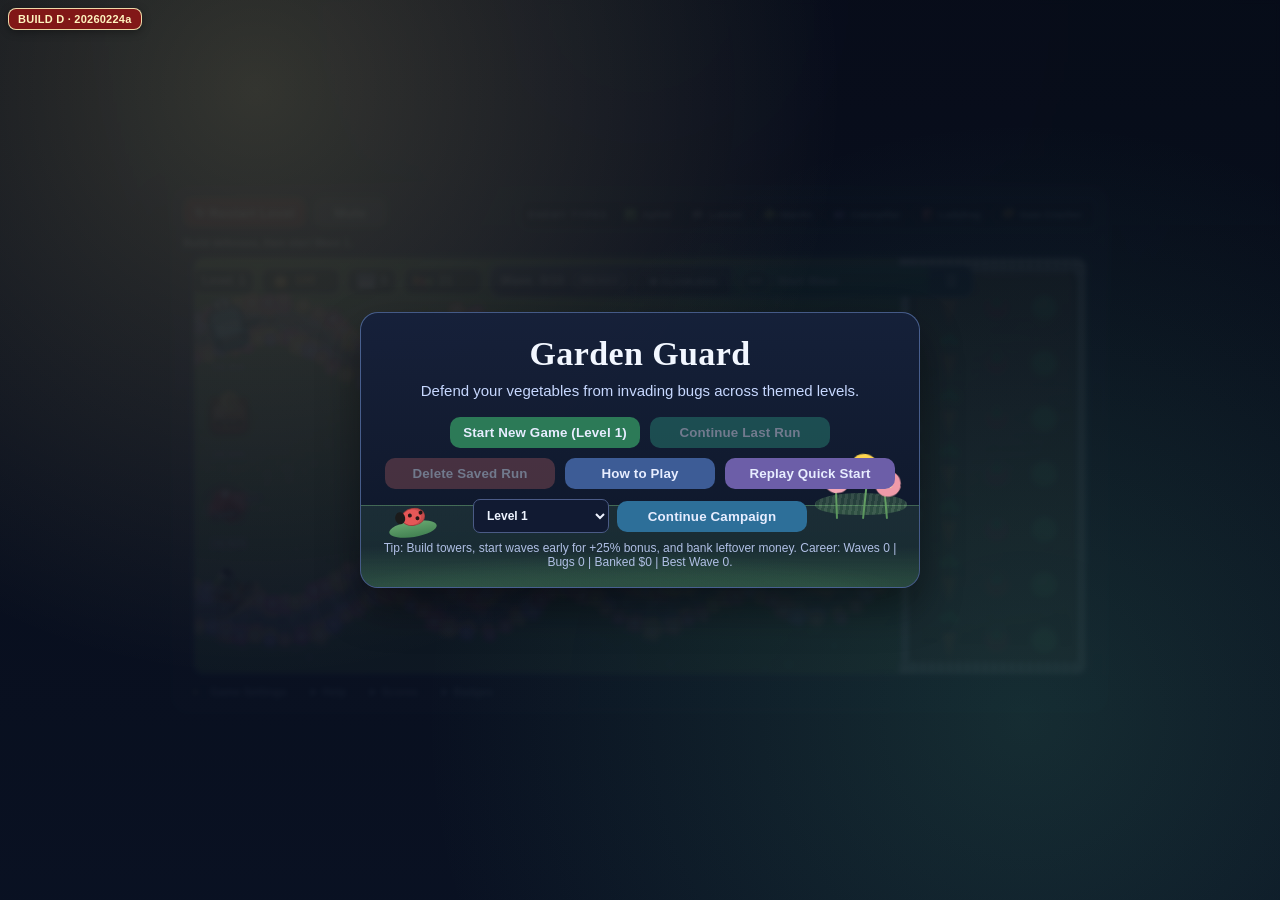
<file: index.html>
﻿<!DOCTYPE html>
<html lang="en">
<head>
  <meta charset="UTF-8" />
  <meta name="viewport" content="width=device-width, initial-scale=1.0" />
  <title>Tower Defense Plus - BUILD D 20260224a</title>
  <link rel="stylesheet" href="./style.css?v=20260224a">
</head>
<body>
    <div id="buildMarker">BUILD D · 20260224a</div>
  <div class="landingScreen" id="landingScreen">
    <div class="landingCard">
      <div class="landingDecor" aria-hidden="true">
        <span class="landingMeadow"></span>
        <span class="landingFlowerCluster">
          <span class="landingFlowerGrass"></span>
          <span class="landingStem st3"></span>
          <span class="landingStem st4"></span>
          <span class="landingStem st5"></span>
          <span class="landingPetal p3"></span>
          <span class="landingPetal p4"></span>
          <span class="landingPetal p5"></span>
        </span>
        <span class="landingBugLeaf"></span>
        <span class="landingBug">
          <span class="landingBugSpot s1"></span>
          <span class="landingBugSpot s2"></span>
          <span class="landingBugSpot s3"></span>
        </span>
      </div>
      <h1 class="landingTitle">Garden Guard</h1>
      <p class="landingSub">Defend your vegetables from invading bugs across themed levels.</p>
      <div class="landingActions">
        <button id="landingStartBtn" type="button">Start New Game (Level 1)</button>
        <button id="landingResumeBtn" type="button">Continue Last Run</button>
        <button id="landingDeleteRunBtn" type="button">Delete Saved Run</button>
        <button id="landingHowToBtn" type="button">How to Play</button>
        <button id="landingTutorialBtn" type="button">Replay Quick Start</button>
      </div>
      <div class="landingContinueRow">
        <select id="landingLevelSelect" title="Campaign Level"></select>
        <button id="landingContinueBtn" type="button">Continue Campaign</button>
      </div>
      <div class="landingHint">Tip: Build towers, start waves early for +25% wave bonus, and bank leftover money at level end.</div>
    </div>
  </div>
  <div class="shell">
    <div class="top">
      <div class="topRow">
        <div class="controls controlsMain">
          <button id="nextLevelBtn" type="button">Next Level</button>
          <button id="resetBtn" type="button" title="Restart this level" aria-label="Restart this level">&#x21bb; Restart Level</button>
          <button id="hudMuteBtn" type="button" title="Quick mute audio" aria-label="Quick mute audio">Mute</button>
          <button id="undoPlaceBtn" type="button" title="Undo the most recent tower placement" aria-label="Undo the most recent tower placement" hidden>Undo Place</button>
        </div>
        <div id="roleLegend" class="roleLegend roleLegendTop" aria-label="Enemy types">
          <span class="roleLegendTitle">Enemy Types</span>
          <span class="roleLegendItem roleScout" tabindex="0" data-desc="Aphid (Scout): fast, light pressure bug with low health.">
            <span class="roleLegendGlyph kind-scout" aria-hidden="true">
              <span class="bugMini bugAphid"></span>
            </span>
            Aphid
          </span>
          <span class="roleLegendItem roleRunner" tabindex="0" data-desc="Locust (Runner): fastest attacker, fragile but slips through if ignored.">
            <span class="roleLegendGlyph kind-runner" aria-hidden="true">
              <span class="bugMini bugLocust"></span>
            </span>
            Locust
          </span>
          <span class="roleLegendItem roleJammer" tabindex="0" data-desc="Praying Mantis (Jammer): emits interference that slows nearby tower fire rate.">
            <span class="roleLegendGlyph kind-jammer" aria-hidden="true">
              <span class="bugMini bugMantis"></span>
            </span>
            Mantis
          </span>
          <span class="roleLegendItem roleBlocker" tabindex="0" data-desc="Caterpillar (Blocker): slow, durable attacker that soaks tower damage.">
            <span class="roleLegendGlyph kind-blocker" aria-hidden="true">
              <span class="bugMini bugCaterpillar"></span>
            </span>
            Caterpillar
          </span>
          <span class="roleLegendItem roleTank" tabindex="0" data-desc="Ladybug (Tank): armored frontline bug that soaks sustained damage.">
            <span class="roleLegendGlyph kind-tank" aria-hidden="true">
              <span class="bugMini bugLadybug"></span>
            </span>
            Ladybug
          </span>
          <span class="roleLegendItem roleBoss" tabindex="0" data-desc="Gate Crasher (Boss): high-health boss with strong defenses.">
            <span class="roleLegendGlyph kind-boss" aria-hidden="true">
              <span class="bugMini bugBoss"></span>
            </span>
            Gate Crasher
          </span>
        </div>
      </div>
    </div>

    <div id="status" data-tone="warn" role="status" aria-live="polite"></div>
    <div class="gameWrap">
      <canvas id="game" width="900" height="420" aria-label="Game field"></canvas>
      <div class="towerDock" id="towerDock" aria-label="Tower selection dock">
        <div id="sprayTowerBtn" class="towerDockItem" role="button" tabindex="0" title="Sprayer ($25) [1]" aria-label="Sprayer ($25) [1]" aria-pressed="false">
          <span class="towerIcon sprayIcon towerDockArt" aria-hidden="true"></span>
          <span class="towerDockMeta" aria-hidden="true">[1] $25</span>
        </div>
        <div id="glueTowerBtn" class="towerDockItem" role="button" tabindex="0" title="Glue Pot ($35) [2]" aria-label="Glue Pot ($35) [2]" aria-pressed="false">
          <span class="towerIcon glueIcon towerDockArt" aria-hidden="true"></span>
          <span class="towerDockMeta" aria-hidden="true">[2] $35</span>
        </div>
        <div id="hoseTowerBtn" class="towerDockItem" role="button" tabindex="0" title="Hosepipe ($55) [3]" aria-label="Hosepipe ($55) [3]" aria-pressed="false">
          <span class="towerIcon hoseIcon towerDockArt" aria-hidden="true"></span>
          <span class="towerDockMeta" aria-hidden="true">[3] $55</span>
        </div>
        <div id="saltTowerBtn" class="towerDockItem towerDockSalt" role="button" tabindex="0" title="Salt Cannon ($60) [4]" aria-label="Salt Cannon ($60) [4]" aria-pressed="false">
          <span class="saltPreview" aria-hidden="true"></span>
          <span class="towerDockMeta" aria-hidden="true">[4] $60</span>
        </div>
      </div>
      <div id="towerFloatCard" class="towerFloatCard" hidden>
        <div class="towerFloatIconRow" aria-label="Tower quick actions">
          <button id="towerFloatUpgradeBtn" class="towerFloatIconBtn upgradePrimary" type="button" title="Upgrade tower">
            <span class="towerFloatGlyph" aria-hidden="true">&#x2191;</span>
            <span class="towerFloatLabel">Upgrade</span>
            <span id="towerFloatUpgradeVal">$0</span>
          </button>
          <button id="towerFloatSellBtn" class="towerFloatIconBtn sellSecondary" type="button" title="Sell tower">
            <span class="towerFloatGlyph" aria-hidden="true">$</span>
            <span id="towerFloatSellLabel" class="towerFloatLabel">Sell</span>
            <span id="towerFloatSellVal">0</span>
          </button>
        </div>
      </div>
      <div id="tutorialOverlay" class="tutorialOverlay" hidden>
        <div class="tutorialCard">
          <div class="tutorialTitle">Quick Start</div>
          <div class="tutorialSub">Complete these steps:</div>
          <div class="tutorialSteps">
            <div id="tutorialStepPlace" class="tutorialStep"><span class="tutorialCheck" aria-hidden="true"></span>Place a tower</div>
            <div id="tutorialStepWave" class="tutorialStep"><span class="tutorialCheck" aria-hidden="true"></span>Start Wave 1</div>
            <div id="tutorialStepUpgrade" class="tutorialStep"><span class="tutorialCheck" aria-hidden="true"></span>Upgrade a tower</div>
          </div>
          <div class="tutorialActions">
            <button id="tutorialSkipBtn" type="button">Skip</button>
          </div>
        </div>
      </div>
      <div class="gameTopOverlay">
        <span class="overlayStat" title="Level">Level <span id="levelStat">1</span></span>
        <span class="overlayStat statWithIcon" title="Money">
          <span class="statIcon coinStackIcon" aria-hidden="true"></span>
          <span id="money" class="moneyValue">100</span>
        </span>
        <span class="overlayStat bankStat" title="Bank">
          <span class="statIcon bankIcon" aria-hidden="true"></span>
          <span id="bank">0</span>
        </span>
        <span class="overlayStat statWithIcon" title="Vegetables Remaining">
          <span class="statIcon vegIconGroup" aria-hidden="true">
            <span class="miniCarrot"></span>
            <span class="miniTomato"></span>
            <span class="miniLettuce"></span>
          </span>
          <span id="lives" class="vegValue">20</span>
        </span>
        <span class="overlayStat compactMeta hiddenMeta" title="Active threats on field">Threats <span id="enemyCount">0</span></span>
        <div class="waveTopHeader">
          <div class="waveControl">
            <span id="waveBanner" data-state="ready">Wave <span id="wave">0/10</span><span id="waveBannerTag">Ready</span></span>
            <span id="flawlessChip" class="flawlessChip" data-state="ready" title="Flawless bonus tracker">
              <span class="flawlessDot" aria-hidden="true"></span>
              <span id="flawlessChipText">Flawless</span>
            </span>
            <button id="startBtn" type="button">
              <span id="startBtnGlyph" aria-hidden="true">GO</span>
              <span id="startBtnMain">Start Wave</span>
            </button>
            <button id="pauseBtn" type="button" title="Pause and return to landing" aria-label="Pause and return to landing">&#x23F8;</button>
          </div>
        </div>
        <div id="waveCallout"></div>
        <div id="waveSummary" class="waveSummary">
          <div id="waveSummaryTitle" class="waveSummaryTitle"></div>
          <div id="waveSummaryBody" class="waveSummaryBody"></div>
        </div>
      </div>
      <div id="flawlessCallout" aria-live="polite"></div>
    </div>
    <div class="infoBar">
      <div class="advancedWrap">
        <details id="advancedPanel">
          <summary>Game Settings</summary>
          <div class="advancedControls">
            <select id="difficultySelect" title="Difficulty">
              <option value="easy">Easy</option>
              <option value="normal" selected>Normal</option>
              <option value="hard">Hard</option>
            </select>
            <select id="levelSelect" title="Level">
              <option value="1" selected>Level 1</option>
              <option value="2">Level 2</option>
              <option value="3">Level 3</option>
              <option value="4">Level 4</option>
              <option value="5">Level 5</option>
            </select>
            <button id="instructionsBtn" type="button">How to Play</button>
            <label class="settingToggle" for="tutorialAutoToggle">
              <input id="tutorialAutoToggle" type="checkbox" />
              <span>Show Tutorial on Start</span>
            </label>
            <label class="settingToggle" for="holdPlaceToggle">
              <input id="holdPlaceToggle" type="checkbox" />
              <span>Mobile Hold to Place</span>
            </label>
            <label class="settingToggle" for="audioEnabledToggle">
              <input id="audioEnabledToggle" type="checkbox" />
              <span>Audio On</span>
            </label>
            <label class="settingToggle" for="musicEnabledToggle">
              <input id="musicEnabledToggle" type="checkbox" />
              <span>Music On</span>
            </label>
            <label class="audioSlider" for="sfxVolumeRange">SFX
              <input id="sfxVolumeRange" type="range" min="0" max="100" step="1" value="65" />
            </label>
            <label class="audioSlider" for="musicVolumeRange">Music
              <input id="musicVolumeRange" type="range" min="0" max="100" step="1" value="30" />
            </label>
            <button id="audioTestBtn" type="button" title="Play a short sound check">Test Audio</button>
            <span class="topStat hudMirror">Difficulty: <span id="difficultyStat">Normal</span></span>
            <span class="topStat hudMirror" id="nextWaveStat">Next: Ready</span>
            <span class="topStat hudMirror" id="bonusWaveStat">Bonus: None</span>
          </div>
          <div id="difficultyHint" class="difficultyHint" role="status" aria-live="polite">
            Normal: balanced pacing and progression.
          </div>
        </details>
      </div>
      <details class="tipsPanel" id="helpPanel">
        <summary>Help</summary>
        <div class="tips">Left click: place/select tower | Right click: upgrade | Glue slows bugs.</div>
      </details>

      <details class="metaPanel" id="scoresPanel">
        <summary>Scores</summary>
        <div class="scorePanel" id="scorePanel">
          <div class="scoreRow">
            <input id="scoreNameInput" type="text" maxlength="18" placeholder="Your name" />
            <button id="submitScoreBtn" type="button">Save Score</button>
          </div>
          <ol id="highscoreList"></ol>
        </div>
      </details>
      <details class="metaPanel" id="badgesPanel">
        <summary>Badges</summary>
        <div class="badgePanel" id="badgePanel">
          <div id="badgeList"></div>
        </div>
      </details>
    </div>
  </div>

  <script src="./game.config.js?v=20260224a"></script>
  <script src="./simulation.js?v=20260224a"></script>
  <script src="./combat.js?v=20260224a"></script>
  <script src="./persistence.js?v=20260224a"></script>
  <script src="./ui.js?v=20260224a"></script>
  <script src="./rendering.js?v=20260224a"></script>
  <script src="./tower_assets.js?v=20260224a"></script>
  <script src="./game.js?v=20260224a"></script>
</body>
</html>
</file>
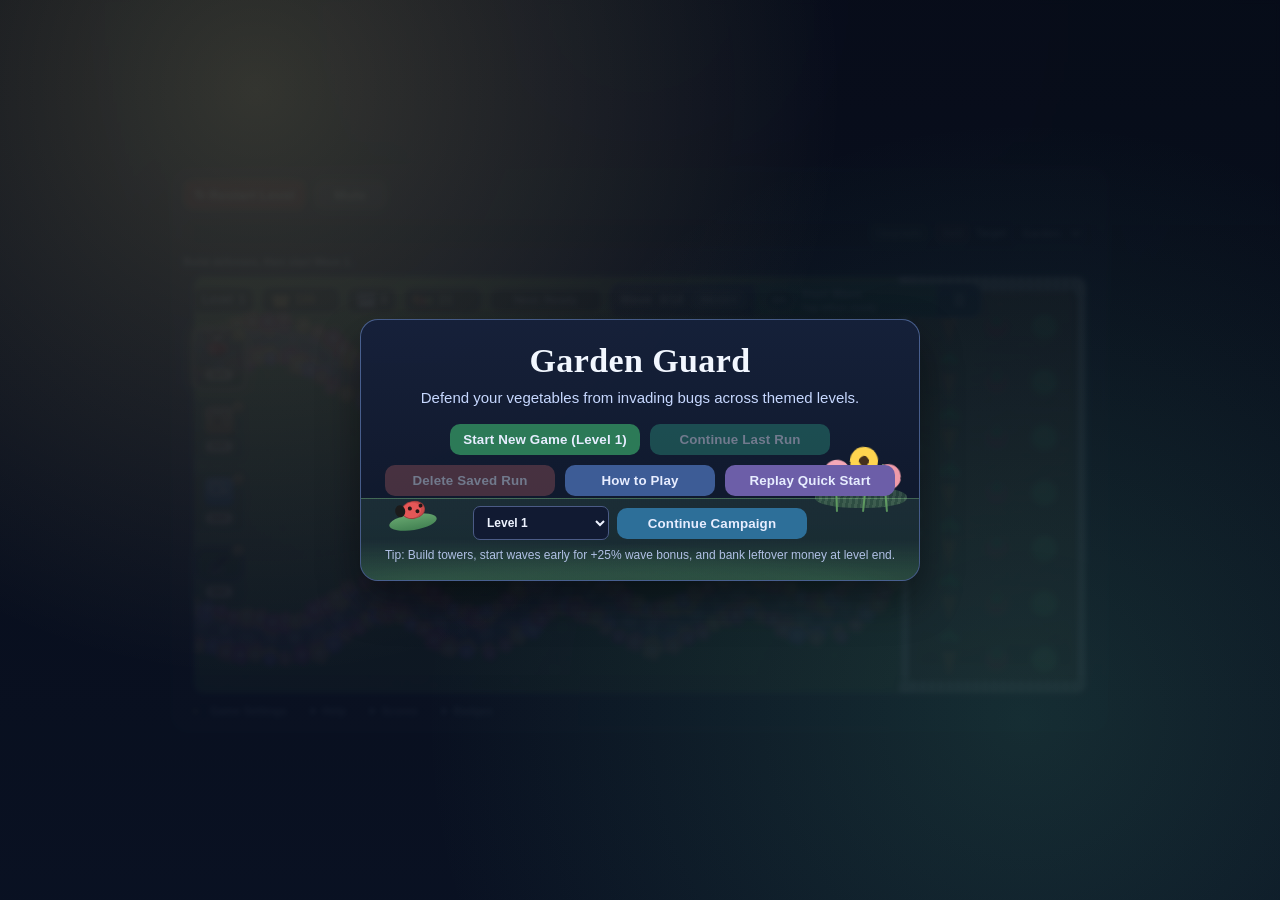
<file: garden-defense/index.html>
<!DOCTYPE html>
<html>
<head>
  <title>Tower Defense Plus</title>
  <link rel="stylesheet" href="./style.css">
</head>
<body>
  <div class="landingScreen" id="landingScreen">
    <div class="landingCard">
      <div class="landingDecor" aria-hidden="true">
        <span class="landingMeadow"></span>
        <span class="landingFlowerCluster">
          <span class="landingFlowerGrass"></span>
          <span class="landingStem st3"></span>
          <span class="landingStem st4"></span>
          <span class="landingStem st5"></span>
          <span class="landingPetal p3"></span>
          <span class="landingPetal p4"></span>
          <span class="landingPetal p5"></span>
        </span>
        <span class="landingBugLeaf"></span>
        <span class="landingBug">
          <span class="landingBugSpot s1"></span>
          <span class="landingBugSpot s2"></span>
          <span class="landingBugSpot s3"></span>
        </span>
      </div>
      <h1 class="landingTitle">Garden Guard</h1>
      <p class="landingSub">Defend your vegetables from invading bugs across themed levels.</p>
      <div class="landingActions">
        <button id="landingStartBtn" type="button">Start New Game (Level 1)</button>
        <button id="landingResumeBtn" type="button">Continue Last Run</button>
        <button id="landingDeleteRunBtn" type="button">Delete Saved Run</button>
        <button id="landingHowToBtn" type="button">How to Play</button>
        <button id="landingTutorialBtn" type="button">Replay Quick Start</button>
      </div>
      <div class="landingContinueRow">
        <select id="landingLevelSelect" title="Campaign Level"></select>
        <button id="landingContinueBtn" type="button">Continue Campaign</button>
      </div>
      <div class="landingHint">Tip: Build towers, start waves early for +25% wave bonus, and bank leftover money at level end.</div>
    </div>
  </div>
  <div class="shell">
    <div class="top">
      <div class="controls controlsMain">
        <button id="nextLevelBtn" type="button">Next Level</button>
        <button id="resetBtn" type="button" title="Restart this level" aria-label="Restart this level">&#x21bb; Restart Level</button>
        <button id="hudMuteBtn" type="button" title="Quick mute audio" aria-label="Quick mute audio">Mute</button>
      </div>
    </div>

    <div class="towerPanel">
      <div class="towerInfo">
        Selected: <span id="towerInfoName">Sprayer</span> | $<span id="towerInfoCost">25</span> | <span id="towerInfoDesc">Fan-spray aerosol damage.</span>
      </div>
      <div class="upgradeInfo" id="upgradeInfo">
        <span id="upgradeTitle"></span>
        <span id="upgradeCost"></span>
        <span id="upgradeStats"></span>
        <span class="upgradeActions">
          <button id="upgradeSelectedBtn" class="miniBtn" type="button">Upgrade</button>
          <button id="sellSelectedBtn" class="miniBtn" type="button">Sell</button>
          <label for="towerTargetSelect">Target</label>
          <select id="towerTargetSelect">
            <option value="garden">Garden</option>
            <option value="closest">Closest</option>
          </select>
        </span>
      </div>
    </div>
    <div id="status" data-tone="warn" role="status" aria-live="polite"></div>
    <div class="gameWrap">
      <div class="towerStrip" id="towerStrip" aria-label="Tower selection">
        <div id="sprayTowerBtn" class="towerGlyphBtn" role="button" tabindex="0" title="Sprayer ($25) [1]" aria-label="Sprayer ($25) [1]" aria-pressed="false">
          <span class="towerHotkey">1</span>
          <span class="towerIcon sprayIcon towerGlyph" aria-hidden="true"></span>
          <span class="towerCost">$25</span>
        </div>
        <div id="glueTowerBtn" class="towerGlyphBtn" role="button" tabindex="0" title="Glue Pot ($35) [2]" aria-label="Glue Pot ($35) [2]" aria-pressed="false">
          <span class="towerHotkey">2</span>
          <span class="towerIcon glueIcon towerGlyph" aria-hidden="true"></span>
          <span class="towerCost">$35</span>
        </div>
        <div id="hoseTowerBtn" class="towerGlyphBtn" role="button" tabindex="0" title="Hosepipe ($55) [3]" aria-label="Hosepipe ($55) [3]" aria-pressed="false">
          <span class="towerHotkey">3</span>
          <span class="towerIcon hoseIcon towerGlyph" aria-hidden="true"></span>
          <span class="towerCost">$55</span>
        </div>
        <div id="saltTowerBtn" class="towerGlyphBtn saltGlyphBtn" role="button" tabindex="0" title="Salt Cannon ($60) [4]" aria-label="Salt Cannon ($60) [4]" aria-pressed="false">
          <span class="towerHotkey">4</span>
          <span class="saltPreview" aria-hidden="true"></span>
          <span class="towerCost">$60</span>
        </div>
      </div>
      <canvas id="game" width="900" height="420" aria-label="Game field"></canvas>
      <div id="tutorialOverlay" class="tutorialOverlay" hidden>
        <div class="tutorialCard">
          <div class="tutorialTitle">Quick Start</div>
          <div class="tutorialSub">Complete these steps:</div>
          <div class="tutorialSteps">
            <div id="tutorialStepPlace" class="tutorialStep"><span class="tutorialCheck" aria-hidden="true"></span>Place a tower</div>
            <div id="tutorialStepWave" class="tutorialStep"><span class="tutorialCheck" aria-hidden="true"></span>Start Wave 1</div>
            <div id="tutorialStepUpgrade" class="tutorialStep"><span class="tutorialCheck" aria-hidden="true"></span>Upgrade a tower</div>
          </div>
          <div class="tutorialActions">
            <button id="tutorialSkipBtn" type="button">Skip</button>
          </div>
        </div>
      </div>
      <div class="gameTopOverlay">
        <span class="overlayStat" title="Level">Level <span id="levelStat">1</span></span>
        <span class="overlayStat statWithIcon" title="Money">
          <span class="statIcon coinStackIcon" aria-hidden="true"></span>
          <span id="money" class="moneyValue">100</span>
        </span>
        <span class="overlayStat bankStat" title="Bank">
          <span class="statIcon bankIcon" aria-hidden="true"></span>
          <span id="bank">0</span>
        </span>
        <span class="overlayStat statWithIcon" title="Vegetables Remaining">
          <span class="statIcon vegIconGroup" aria-hidden="true">
            <span class="miniCarrot"></span>
            <span class="miniTomato"></span>
            <span class="miniLettuce"></span>
          </span>
          <span id="lives" class="vegValue">20</span>
        </span>
        <span class="overlayStat compactMeta hiddenMeta" title="Active threats on field">Threats <span id="enemyCount">0</span></span>
        <span class="overlayStat compactMeta" title="Next wave timing"><span id="nextWaveCountdown">Next: Ready</span></span>
        <div class="waveTopHeader">
          <div class="waveControl">
            <span id="waveBanner" data-state="ready">Wave <span id="wave">0/10</span><span id="waveBannerTag">Ready</span></span>
            <button id="startBtn" type="button">
              <span id="startBtnGlyph" aria-hidden="true">GO</span>
              <span id="startBtnMain">Start Wave</span>
              <span id="startBtnSub">Tap when ready</span>
            </button>
            <button id="pauseBtn" type="button" title="Pause and return to landing" aria-label="Pause and return to landing">&#x23F8;</button>
          </div>
        </div>
        <div id="waveCallout"></div>
        <div id="waveSummary" class="waveSummary">
          <div id="waveSummaryTitle" class="waveSummaryTitle"></div>
          <div id="waveSummaryBody" class="waveSummaryBody"></div>
        </div>
      </div>
    </div>
    <div class="infoBar">
      <div class="advancedWrap">
        <details id="advancedPanel">
          <summary>Game Settings</summary>
          <div class="advancedControls">
            <select id="difficultySelect" title="Difficulty">
              <option value="easy">Easy</option>
              <option value="normal" selected>Normal</option>
              <option value="hard">Hard</option>
            </select>
            <select id="levelSelect" title="Level">
              <option value="1" selected>Level 1</option>
              <option value="2">Level 2</option>
              <option value="3">Level 3</option>
              <option value="4">Level 4</option>
              <option value="5">Level 5</option>
            </select>
            <button id="targetModeBtn" type="button" title="Default target mode for newly placed towers" aria-label="Default target mode for newly placed towers">Default Target: Garden</button>
            <button id="instructionsBtn" type="button">How to Play</button>
            <label class="settingToggle" for="tutorialAutoToggle">
              <input id="tutorialAutoToggle" type="checkbox" />
              <span>Show Tutorial on Start</span>
            </label>
            <label class="settingToggle" for="audioEnabledToggle">
              <input id="audioEnabledToggle" type="checkbox" />
              <span>Audio On</span>
            </label>
            <label class="settingToggle" for="musicEnabledToggle">
              <input id="musicEnabledToggle" type="checkbox" />
              <span>Music On</span>
            </label>
            <label class="audioSlider" for="sfxVolumeRange">SFX
              <input id="sfxVolumeRange" type="range" min="0" max="100" step="1" value="65" />
            </label>
            <label class="audioSlider" for="musicVolumeRange">Music
              <input id="musicVolumeRange" type="range" min="0" max="100" step="1" value="30" />
            </label>
            <button id="audioTestBtn" type="button" title="Play a short sound check">Test Audio</button>
            <span class="topStat hudMirror">Difficulty: <span id="difficultyStat">Normal</span></span>
            <span class="topStat hudMirror" id="nextWaveStat">Next: Ready</span>
            <span class="topStat hudMirror" id="bonusWaveStat">Bonus: None</span>
          </div>
          <div id="difficultyHint" class="difficultyHint" role="status" aria-live="polite">
            Normal: balanced pacing and progression.
          </div>
        </details>
      </div>
      <details class="tipsPanel" id="helpPanel">
        <summary>Help</summary>
        <div class="tips">Left click: place/select tower | Right click: upgrade | Glue slows bugs.</div>
      </details>

      <details class="metaPanel" id="scoresPanel">
        <summary>Scores</summary>
        <div class="scorePanel" id="scorePanel">
          <div class="scoreRow">
            <input id="scoreNameInput" type="text" maxlength="18" placeholder="Your name" />
            <button id="submitScoreBtn" type="button">Save Score</button>
          </div>
          <ol id="highscoreList"></ol>
        </div>
      </details>
      <details class="metaPanel" id="badgesPanel">
        <summary>Badges</summary>
        <div class="badgePanel" id="badgePanel">
          <div id="badgeList"></div>
        </div>
      </details>
    </div>
  </div>

  <script src="./game.js"></script>
</body>
</html>
</file>
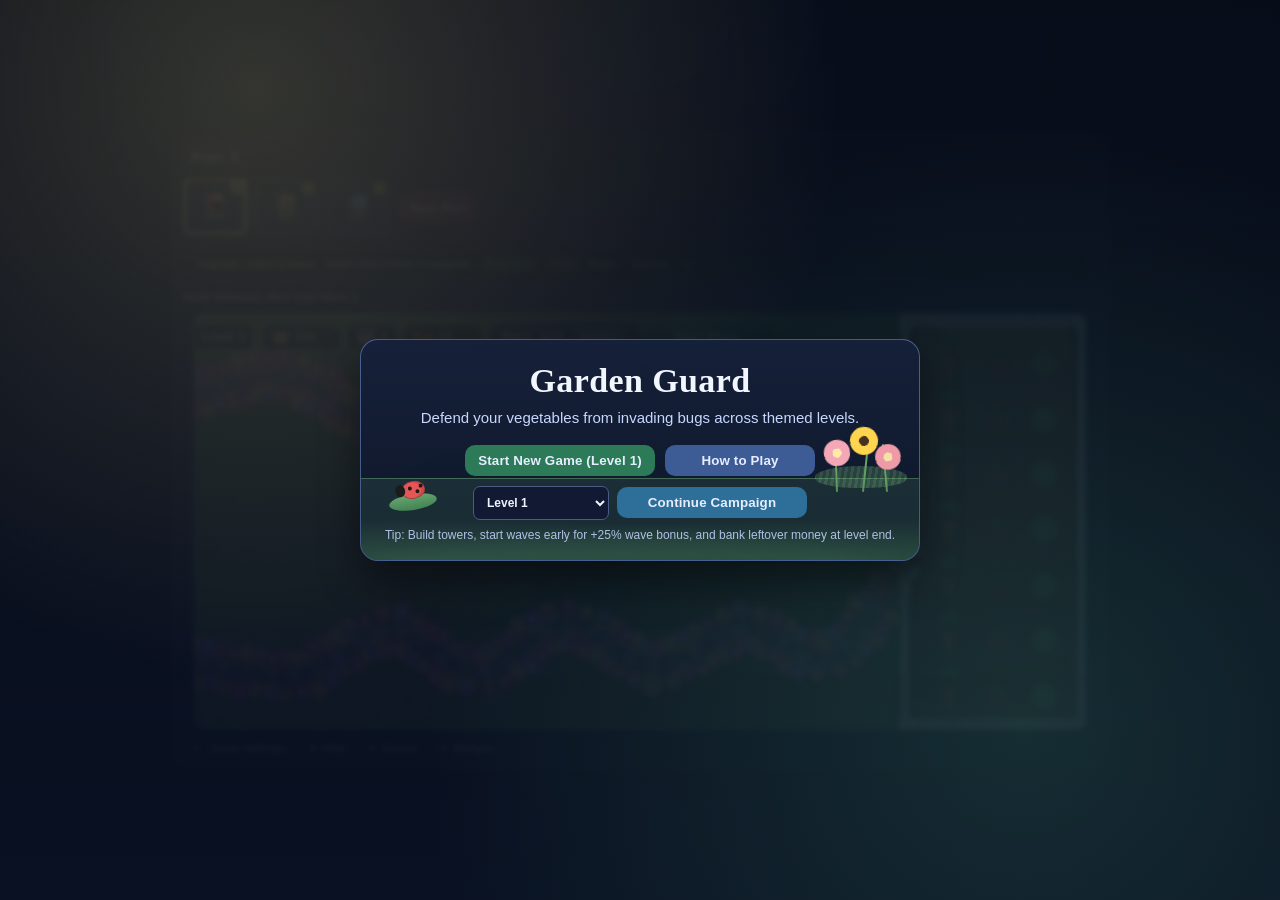
<file: version1/index.html>
<!DOCTYPE html>
<html>
<head>
  <title>Tower Defense Plus</title>
  <link rel="stylesheet" href="./style.css">
</head>
<body>
  <div class="landingScreen" id="landingScreen">
    <div class="landingCard">
      <div class="landingDecor" aria-hidden="true">
        <span class="landingMeadow"></span>
        <span class="landingFlowerCluster">
          <span class="landingFlowerGrass"></span>
          <span class="landingStem st3"></span>
          <span class="landingStem st4"></span>
          <span class="landingStem st5"></span>
          <span class="landingPetal p3"></span>
          <span class="landingPetal p4"></span>
          <span class="landingPetal p5"></span>
        </span>
        <span class="landingBugLeaf"></span>
        <span class="landingBug">
          <span class="landingBugSpot s1"></span>
          <span class="landingBugSpot s2"></span>
          <span class="landingBugSpot s3"></span>
        </span>
      </div>
      <h1 class="landingTitle">Garden Guard</h1>
      <p class="landingSub">Defend your vegetables from invading bugs across themed levels.</p>
      <div class="landingActions">
        <button id="landingStartBtn" type="button">Start New Game (Level 1)</button>
        <button id="landingHowToBtn" type="button">How to Play</button>
      </div>
      <div class="landingContinueRow">
        <select id="landingLevelSelect" title="Campaign Level"></select>
        <button id="landingContinueBtn" type="button">Continue Campaign</button>
      </div>
      <div class="landingHint">Tip: Build towers, start waves early for +25% wave bonus, and bank leftover money at level end.</div>
    </div>
  </div>
  <div class="shell">
    <div class="top">
      <div class="stats">
        <span class="topStat">Bugs: <span id="enemyCount">0</span></span>
        <span id="nextWaveCountdown"></span>
      </div>
      <div class="controls controlsMain">
        <button id="sprayTowerBtn" class="towerPick iconOnly" title="Sprayer ($25) [1]" aria-label="Sprayer ($25) [1]"><span class="towerHotkey">1</span><span class="towerIcon sprayIcon" aria-hidden="true"></span><span class="towerName">Sprayer</span><span class="towerCost">$25</span></button>
        <button id="glueTowerBtn" class="towerPick iconOnly" title="Glue Pot ($35) [2]" aria-label="Glue Pot ($35) [2]"><span class="towerHotkey">2</span><span class="towerIcon glueIcon" aria-hidden="true"></span><span class="towerName">Glue</span><span class="towerCost">$35</span></button>
        <button id="hoseTowerBtn" class="towerPick iconOnly" title="Hosepipe ($45) [3]" aria-label="Hosepipe ($45) [3]"><span class="towerHotkey">3</span><span class="towerIcon hoseIcon" aria-hidden="true"></span><span class="towerName">Hose</span><span class="towerCost">$45</span></button>
        <button id="nextLevelBtn">Next Level</button>
        <button id="resetBtn">New Run</button>
      </div>
    </div>

    <div class="towerPanel">
      <div class="towerInfo">
        Selected: <span id="towerInfoName">Sprayer</span> | $<span id="towerInfoCost">25</span> | <span id="towerInfoDesc">Fan-spray aerosol damage.</span>
      </div>
      <div class="upgradeInfo" id="upgradeInfo">
        <span id="upgradeTitle">Upgrade: select a placed tower</span>
        <span id="upgradeCost"></span>
        <span id="upgradeStats"></span>
        <span class="upgradeActions">
          <button id="upgradeSelectedBtn" class="miniBtn" type="button">Upgrade</button>
          <button id="sellSelectedBtn" class="miniBtn" type="button">Sell</button>
          <label for="towerTargetSelect">Target</label>
          <select id="towerTargetSelect">
            <option value="garden">Garden</option>
            <option value="closest">Closest</option>
          </select>
        </span>
      </div>
    </div>
    <div id="status"></div>
    <div class="gameWrap">
      <canvas id="game" width="900" height="420"></canvas>
      <div class="gameTopOverlay">
        <span class="overlayStat" title="Level">Level <span id="levelStat">1</span></span>
        <span class="overlayStat statWithIcon" title="Money">
          <span class="statIcon coinStackIcon" aria-hidden="true"></span>
          <span id="money" class="moneyValue">100</span>
        </span>
        <span class="overlayStat bankStat" title="Bank">
          <span class="statIcon bankIcon" aria-hidden="true"></span>
          <span id="bank">0</span>
        </span>
        <span class="overlayStat statWithIcon" title="Vegetables Remaining">
          <span class="statIcon vegIconGroup" aria-hidden="true">
            <span class="miniCarrot"></span>
            <span class="miniTomato"></span>
            <span class="miniLettuce"></span>
          </span>
          <span id="lives" class="vegValue">20</span>
        </span>
        <div class="waveTopHeader">
          <div class="waveControl">
            <span id="waveBanner" data-state="ready">Wave <span id="wave">0/10</span><span id="waveBannerTag">Ready</span></span>
            <button id="startBtn">Start Wave</button>
          </div>
        </div>
        <div id="waveCallout"></div>
        <div id="waveSummary" class="waveSummary">
          <div id="waveSummaryTitle" class="waveSummaryTitle"></div>
          <div id="waveSummaryBody" class="waveSummaryBody"></div>
        </div>
      </div>
    </div>
    <div class="infoBar">
      <div class="advancedWrap">
        <details id="advancedPanel">
          <summary>Game Settings</summary>
          <div class="advancedControls">
            <select id="difficultySelect" title="Difficulty">
              <option value="easy">Easy</option>
              <option value="normal" selected>Normal</option>
              <option value="hard">Hard</option>
            </select>
            <select id="levelSelect" title="Level">
              <option value="1" selected>Level 1</option>
              <option value="2">Level 2</option>
              <option value="3">Level 3</option>
              <option value="4">Level 4</option>
              <option value="5">Level 5</option>
            </select>
            <button id="targetModeBtn">Target: Garden</button>
            <button id="instructionsBtn">How to Play</button>
            <span class="topStat">Difficulty: <span id="difficultyStat">Normal</span></span>
            <span class="topStat" id="nextWaveStat">Next: Ready</span>
            <span class="topStat" id="bonusWaveStat">Bonus: None</span>
          </div>
        </details>
      </div>
      <details class="tipsPanel">
        <summary>Help</summary>
        <div class="tips">Left click: place/select tower | Right click: upgrade | Glue slows bugs.</div>
      </details>

      <details class="metaPanel">
        <summary>Scores</summary>
        <div class="scorePanel" id="scorePanel">
          <div class="scoreRow">
            <input id="scoreNameInput" type="text" maxlength="18" placeholder="Your name" />
            <button id="submitScoreBtn">Save Score</button>
          </div>
          <ol id="highscoreList"></ol>
        </div>
      </details>
      <details class="metaPanel">
        <summary>Badges</summary>
        <div class="badgePanel" id="badgePanel">
          <div id="badgeList"></div>
        </div>
      </details>
    </div>
  </div>

  <script src="./game.js"></script>
</body>
</html>
</file>
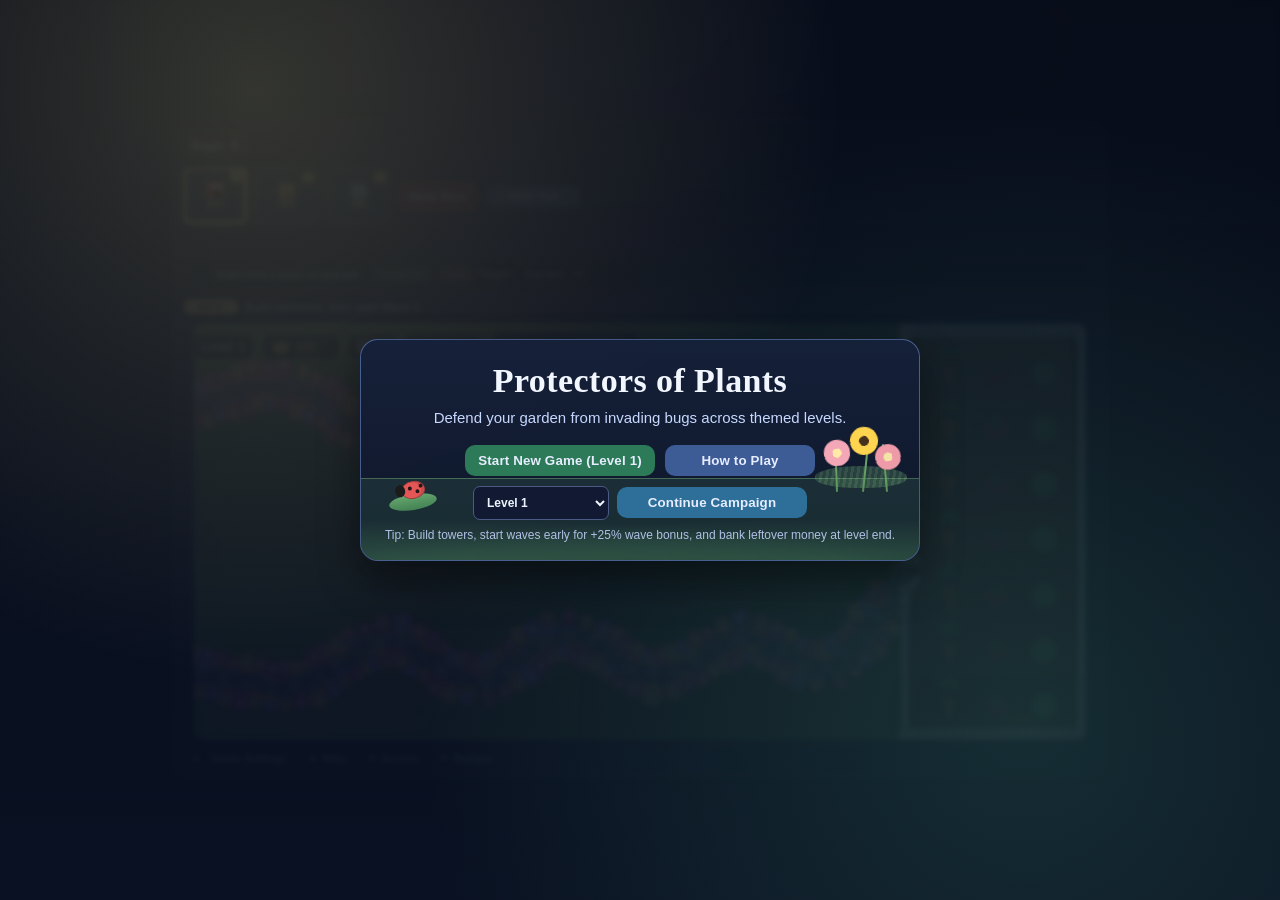
<file: version2/index.html>
<!DOCTYPE html>
<html>
<head>
  <title>Protectors of Plants</title>
  <link rel="stylesheet" href="./style.css">
</head>
<body>
  <div class="landingScreen" id="landingScreen">
    <div class="landingCard">
      <div class="landingDecor" aria-hidden="true">
        <span class="landingMeadow"></span>
        <span class="landingFlowerCluster">
          <span class="landingFlowerGrass"></span>
          <span class="landingStem st3"></span>
          <span class="landingStem st4"></span>
          <span class="landingStem st5"></span>
          <span class="landingPetal p3"></span>
          <span class="landingPetal p4"></span>
          <span class="landingPetal p5"></span>
        </span>
        <span class="landingBugLeaf"></span>
        <span class="landingBug">
          <span class="landingBugSpot s1"></span>
          <span class="landingBugSpot s2"></span>
          <span class="landingBugSpot s3"></span>
        </span>
      </div>
      <h1 class="landingTitle">Protectors of Plants</h1>
      <p class="landingSub">Defend your garden from invading bugs across themed levels.</p>
      <div class="landingActions">
        <button id="landingStartBtn" type="button">Start New Game (Level 1)</button>
        <button id="landingHowToBtn" type="button">How to Play</button>
      </div>
      <div class="landingContinueRow">
        <select id="landingLevelSelect" title="Campaign Level"></select>
        <button id="landingContinueBtn" type="button">Continue Campaign</button>
      </div>
      <div class="landingHint">Tip: Build towers, start waves early for +25% wave bonus, and bank leftover money at level end.</div>
    </div>
  </div>
  <div class="shell">
    <div class="top">
      <div class="stats">
        <span class="topStat">Bugs: <span id="enemyCount">0</span></span>
        <span id="nextWaveCountdown"></span>
      </div>
      <div class="controls controlsMain">
        <button id="sprayTowerBtn" class="towerPick iconOnly" title="Sprayer ($25) [1]" aria-label="Sprayer ($25) [1]"><span class="towerHotkey">1</span><span class="towerIcon sprayIcon" aria-hidden="true"></span><span class="towerName">Sprayer</span><span class="towerCost">$25</span></button>
        <button id="glueTowerBtn" class="towerPick iconOnly" title="Glue Pot ($35) [2]" aria-label="Glue Pot ($35) [2]"><span class="towerHotkey">2</span><span class="towerIcon glueIcon" aria-hidden="true"></span><span class="towerName">Glue</span><span class="towerCost">$35</span></button>
        <button id="hoseTowerBtn" class="towerPick iconOnly" title="Hosepipe ($45) [3]" aria-label="Hosepipe ($45) [3]"><span class="towerHotkey">3</span><span class="towerIcon hoseIcon" aria-hidden="true"></span><span class="towerName">Hose</span><span class="towerCost">$45</span></button>
        <button id="nextLevelBtn">Next Level</button>
        <button id="resetBtn">New Run</button>
        <button id="minimalHudBtn">HUD: Full</button>
      </div>
    </div>

    <div id="buildCue">Build mode: Sprayer selected. Click grass to place.</div>
    <div class="towerPanel">
      <div class="towerInfo">
        Selected: <span id="towerInfoName">Sprayer</span> | $<span id="towerInfoCost">25</span> | <span id="towerInfoDesc">Fan-spray aerosol damage.</span>
      </div>
      <div class="upgradeInfo" id="upgradeInfo">
        <span id="upgradeTitle"></span>
        <span id="upgradeCost"></span>
        <span id="upgradeStats"></span>
        <span class="upgradeActions">
          <button id="upgradeSelectedBtn" class="miniBtn" type="button">Upgrade</button>
          <button id="sellSelectedBtn" class="miniBtn" type="button">Sell</button>
          <label for="towerTargetSelect">Target</label>
          <select id="towerTargetSelect">
            <option value="garden">Garden</option>
            <option value="closest">Closest</option>
          </select>
        </span>
      </div>
    </div>
    <div id="status" data-tone="warn"></div>
    <div class="gameWrap">
      <canvas id="game" width="900" height="420"></canvas>
      <div class="gameTopOverlay">
        <span class="overlayStat" title="Level">Level <span id="levelStat">1</span></span>
        <span class="overlayStat statWithIcon" title="Money">
          <span class="statIcon coinStackIcon" aria-hidden="true"></span>
          <span id="money" class="moneyValue">100</span>
        </span>
        <span class="overlayStat bankStat" title="Bank">
          <span class="statIcon bankIcon" aria-hidden="true"></span>
          <span id="bank">0</span>
        </span>
        <span class="overlayStat statWithIcon" title="Vegetables Remaining">
          <span class="statIcon vegIconGroup" aria-hidden="true">
            <span class="miniCarrot"></span>
            <span class="miniTomato"></span>
            <span class="miniLettuce"></span>
          </span>
          <span id="lives" class="vegValue">20</span>
        </span>
        <div class="waveTopHeader">
          <div class="waveControl">
            <span id="waveBanner" data-state="ready">Wave <span id="wave">0/10</span><span id="waveBannerTag">Ready</span></span>
            <button id="startBtn">Start Wave</button>
          </div>
        </div>
        <div id="waveCallout"></div>
        <div id="waveSummary" class="waveSummary">
          <div id="waveSummaryTitle" class="waveSummaryTitle"></div>
          <div id="waveSummaryBody" class="waveSummaryBody"></div>
        </div>
      </div>
    </div>
    <div class="infoBar">
      <div class="advancedWrap">
        <details id="advancedPanel">
          <summary>Game Settings</summary>
          <div class="advancedControls">
            <select id="difficultySelect" title="Difficulty">
              <option value="easy">Easy</option>
              <option value="normal" selected>Normal</option>
              <option value="hard">Hard</option>
            </select>
            <select id="levelSelect" title="Level">
              <option value="1" selected>Level 1</option>
              <option value="2">Level 2</option>
              <option value="3">Level 3</option>
              <option value="4">Level 4</option>
              <option value="5">Level 5</option>
            </select>
            <button id="targetModeBtn">Target: Garden</button>
            <button id="instructionsBtn">How to Play</button>
            <span class="topStat">Difficulty: <span id="difficultyStat">Normal</span></span>
            <span class="topStat" id="nextWaveStat">Next: Ready</span>
            <span class="topStat" id="bonusWaveStat">Bonus: None</span>
          </div>
        </details>
      </div>
      <details class="tipsPanel" id="helpPanel">
        <summary>Help</summary>
        <div class="tips">Left click: place/select tower | Right click: upgrade | Glue slows bugs.</div>
      </details>

      <details class="metaPanel" id="scoresPanel">
        <summary>Scores</summary>
        <div class="scorePanel" id="scorePanel">
          <div class="scoreRow">
            <input id="scoreNameInput" type="text" maxlength="18" placeholder="Your name" />
            <button id="submitScoreBtn">Save Score</button>
          </div>
          <ol id="highscoreList"></ol>
        </div>
      </details>
      <details class="metaPanel" id="badgesPanel">
        <summary>Badges</summary>
        <div class="badgePanel" id="badgePanel">
          <div id="badgeList"></div>
        </div>
      </details>
    </div>
  </div>

  <script src="./game.js"></script>
</body>
</html>
</file>
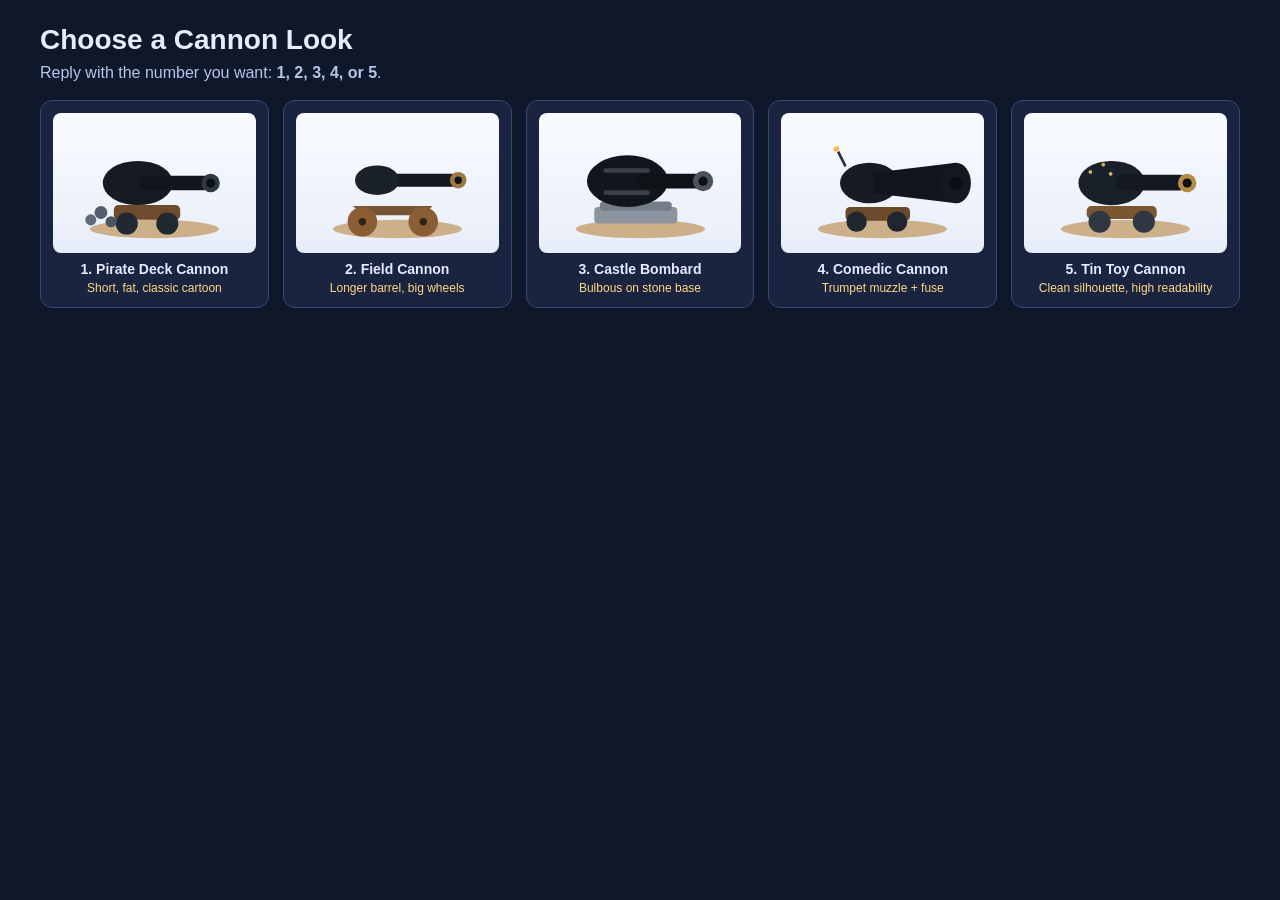
<file: cannon-options.html>
<!DOCTYPE html>
<html lang="en">
<head>
  <meta charset="UTF-8" />
  <meta name="viewport" content="width=device-width, initial-scale=1.0" />
  <title>Cannon Style Options</title>
  <style>
    body {
      margin: 0;
      font-family: "Trebuchet MS", "Segoe UI", sans-serif;
      background: #0f172a;
      color: #e5ecff;
    }
    .wrap {
      max-width: 1200px;
      margin: 24px auto;
      padding: 0 16px 24px;
    }
    h1 {
      margin: 0 0 8px;
      font-size: 28px;
    }
    p {
      margin: 0 0 18px;
      color: #b7c5e8;
    }
    .grid {
      display: grid;
      grid-template-columns: repeat(auto-fit, minmax(210px, 1fr));
      gap: 14px;
    }
    .card {
      background: #1a2440;
      border: 1px solid #3b4a73;
      border-radius: 12px;
      padding: 12px;
      text-align: center;
    }
    .label {
      margin-top: 8px;
      font-weight: 700;
      font-size: 14px;
    }
    .pick {
      margin-top: 4px;
      font-size: 12px;
      color: #ffd983;
    }
    svg {
      width: 100%;
      height: 140px;
      display: block;
      border-radius: 8px;
      background: linear-gradient(180deg, #f9fbff 0%, #e8eef9 100%);
    }
  </style>
</head>
<body>
  <div class="wrap">
    <h1>Choose a Cannon Look</h1>
    <p>Reply with the number you want: <strong>1, 2, 3, 4, or 5</strong>.</p>
    <div class="grid">
      <div class="card">
        <svg viewBox="0 0 220 140" aria-label="Option 1">
          <ellipse cx="110" cy="120" rx="70" ry="10" fill="#ccb08a"/>
          <rect x="66" y="94" width="72" height="16" rx="5" fill="#6f4b2e"/>
          <circle cx="80" cy="114" r="12" fill="#222831"/><circle cx="124" cy="114" r="12" fill="#222831"/>
          <ellipse cx="92" cy="70" rx="38" ry="24" fill="#161b22"/>
          <rect x="94" y="62" width="78" height="16" rx="8" fill="#11161d"/>
          <circle cx="171" cy="70" r="10" fill="#2f3742"/><circle cx="171" cy="70" r="5" fill="#0c1116"/>
          <circle cx="52" cy="102" r="7" fill="#545e6d"/><circle cx="41" cy="110" r="6" fill="#606a78"/><circle cx="63" cy="112" r="6" fill="#4a5360"/>
        </svg>
        <div class="label">1. Pirate Deck Cannon</div>
        <div class="pick">Short, fat, classic cartoon</div>
      </div>
      <div class="card">
        <svg viewBox="0 0 220 140" aria-label="Option 2">
          <ellipse cx="110" cy="120" rx="70" ry="10" fill="#ccb08a"/>
          <polygon points="72,105 138,105 148,95 62,95" fill="#765533"/>
          <circle cx="72" cy="112" r="16" fill="#8a5d35"/><circle cx="72" cy="112" r="4" fill="#2f2218"/>
          <circle cx="138" cy="112" r="16" fill="#8a5d35"/><circle cx="138" cy="112" r="4" fill="#2f2218"/>
          <rect x="78" y="60" width="98" height="14" rx="5" fill="#141920"/>
          <ellipse cx="88" cy="67" rx="24" ry="16" fill="#1b212a"/>
          <circle cx="176" cy="67" r="9" fill="#9a7a42"/><circle cx="176" cy="67" r="4" fill="#0f141a"/>
        </svg>
        <div class="label">2. Field Cannon</div>
        <div class="pick">Longer barrel, big wheels</div>
      </div>
      <div class="card">
        <svg viewBox="0 0 220 140" aria-label="Option 3">
          <ellipse cx="110" cy="120" rx="70" ry="10" fill="#ccb08a"/>
          <rect x="60" y="96" width="90" height="18" rx="4" fill="#8e949d"/>
          <rect x="66" y="90" width="78" height="10" rx="4" fill="#757d89"/>
          <ellipse cx="96" cy="68" rx="44" ry="28" fill="#12161c"/>
          <rect x="106" y="60" width="72" height="16" rx="8" fill="#0f1318"/>
          <rect x="70" y="54" width="50" height="5" rx="2" fill="#3a4048"/>
          <rect x="70" y="78" width="50" height="5" rx="2" fill="#3a4048"/>
          <circle cx="178" cy="68" r="11" fill="#49525e"/><circle cx="178" cy="68" r="5" fill="#0b1016"/>
        </svg>
        <div class="label">3. Castle Bombard</div>
        <div class="pick">Bulbous on stone base</div>
      </div>
      <div class="card">
        <svg viewBox="0 0 220 140" aria-label="Option 4">
          <ellipse cx="110" cy="120" rx="70" ry="10" fill="#ccb08a"/>
          <rect x="70" y="96" width="70" height="15" rx="5" fill="#6b4a2b"/>
          <circle cx="82" cy="112" r="11" fill="#20262f"/><circle cx="126" cy="112" r="11" fill="#20262f"/>
          <ellipse cx="96" cy="70" rx="32" ry="22" fill="#171c24"/>
          <path d="M100 59 L190 48 L190 92 L100 81 Z" fill="#11161d"/>
          <ellipse cx="190" cy="70" rx="16" ry="22" fill="#141920"/>
          <circle cx="190" cy="70" r="7" fill="#0a0f15"/>
          <line x1="70" y1="52" x2="62" y2="36" stroke="#2e333c" stroke-width="3" />
          <circle cx="60" cy="33" r="3" fill="#ffb451"/>
        </svg>
        <div class="label">4. Comedic Cannon</div>
        <div class="pick">Trumpet muzzle + fuse</div>
      </div>
      <div class="card">
        <svg viewBox="0 0 220 140" aria-label="Option 5">
          <ellipse cx="110" cy="120" rx="70" ry="10" fill="#ccb08a"/>
          <rect x="68" y="95" width="76" height="14" rx="5" fill="#7a5631"/>
          <circle cx="82" cy="112" r="12" fill="#2f3742"/><circle cx="130" cy="112" r="12" fill="#2f3742"/>
          <ellipse cx="95" cy="70" rx="36" ry="24" fill="#1a2029"/>
          <rect x="99" y="61" width="78" height="17" rx="8" fill="#131821"/>
          <circle cx="177" cy="70" r="10" fill="#b58c45"/><circle cx="177" cy="70" r="5" fill="#0d1218"/>
          <circle cx="72" cy="58" r="2" fill="#d7b45f"/><circle cx="86" cy="50" r="2" fill="#d7b45f"/><circle cx="94" cy="60" r="2" fill="#d7b45f"/>
        </svg>
        <div class="label">5. Tin Toy Cannon</div>
        <div class="pick">Clean silhouette, high readability</div>
      </div>
    </div>
  </div>
</body>
</html>
</file>
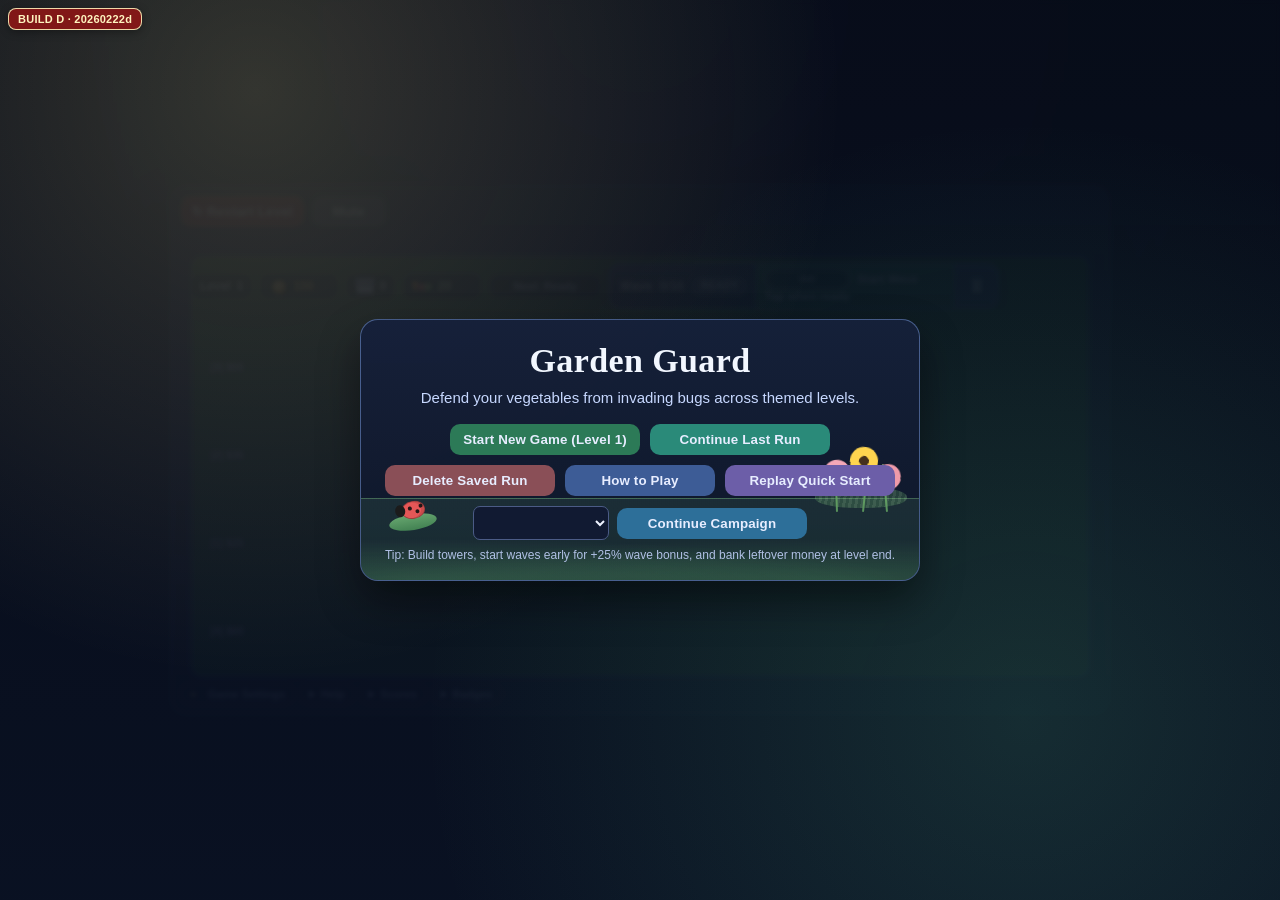
<file: index_buildd.html>
<!DOCTYPE html>
<html>
<head>
  <title>Tower Defense Plus - BUILD D 20260222d</title>
  <link rel="stylesheet" href="./style.css?v=20260222d">
</head>
<body>
  <div id="buildMarker">BUILD D · 20260222d</div>
  <div class="landingScreen" id="landingScreen">
    <div class="landingCard">
      <div class="landingDecor" aria-hidden="true">
        <span class="landingMeadow"></span>
        <span class="landingFlowerCluster">
          <span class="landingFlowerGrass"></span>
          <span class="landingStem st3"></span>
          <span class="landingStem st4"></span>
          <span class="landingStem st5"></span>
          <span class="landingPetal p3"></span>
          <span class="landingPetal p4"></span>
          <span class="landingPetal p5"></span>
        </span>
        <span class="landingBugLeaf"></span>
        <span class="landingBug">
          <span class="landingBugSpot s1"></span>
          <span class="landingBugSpot s2"></span>
          <span class="landingBugSpot s3"></span>
        </span>
      </div>
      <h1 class="landingTitle">Garden Guard</h1>
      <p class="landingSub">Defend your vegetables from invading bugs across themed levels.</p>
      <div class="landingActions">
        <button id="landingStartBtn" type="button">Start New Game (Level 1)</button>
        <button id="landingResumeBtn" type="button">Continue Last Run</button>
        <button id="landingDeleteRunBtn" type="button">Delete Saved Run</button>
        <button id="landingHowToBtn" type="button">How to Play</button>
        <button id="landingTutorialBtn" type="button">Replay Quick Start</button>
      </div>
      <div class="landingContinueRow">
        <select id="landingLevelSelect" title="Campaign Level"></select>
        <button id="landingContinueBtn" type="button">Continue Campaign</button>
      </div>
      <div class="landingHint">Tip: Build towers, start waves early for +25% wave bonus, and bank leftover money at level end.</div>
    </div>
  </div>
  <div class="shell">
    <div class="top">
      <div class="controls controlsMain">
        <button id="nextLevelBtn" type="button">Next Level</button>
        <button id="resetBtn" type="button" title="Restart this level" aria-label="Restart this level">&#x21bb; Restart Level</button>
        <button id="hudMuteBtn" type="button" title="Quick mute audio" aria-label="Quick mute audio">Mute</button>
      </div>
    </div>

    <div class="towerPanel">
      <div class="towerInfo">
        Selected: <span id="towerInfoName">Sprayer</span> | $<span id="towerInfoCost">25</span> | <span id="towerInfoDesc">Fan-spray aerosol damage.</span>
      </div>
      <div class="upgradeInfo" id="upgradeInfo">
        <span id="upgradeTitle"></span>
        <span id="upgradeCost"></span>
        <span id="upgradeStats"></span>
        <span class="upgradeActions">
          <button id="upgradeSelectedBtn" class="miniBtn" type="button">Upgrade</button>
          <button id="sellSelectedBtn" class="miniBtn" type="button">Sell</button>
          <label for="towerTargetSelect">Target</label>
          <select id="towerTargetSelect">
            <option value="garden">Garden</option>
            <option value="closest">Closest</option>
          </select>
        </span>
      </div>
    </div>
    <div id="status" data-tone="warn" role="status" aria-live="polite"></div>
    <div class="gameWrap">
      <canvas id="game" width="900" height="420" aria-label="Game field"></canvas>
      <div class="towerDock" id="towerDock" aria-label="Tower selection dock">
        <div id="sprayTowerBtn" class="towerDockItem" role="button" tabindex="0" title="Sprayer ($25) [1]" aria-label="Sprayer ($25) [1]" aria-pressed="false">
          <span class="towerIcon sprayIcon towerDockArt" aria-hidden="true"></span>
          <span class="towerDockMeta" aria-hidden="true">[1] $25</span>
        </div>
        <div id="glueTowerBtn" class="towerDockItem" role="button" tabindex="0" title="Glue Pot ($35) [2]" aria-label="Glue Pot ($35) [2]" aria-pressed="false">
          <span class="towerIcon glueIcon towerDockArt" aria-hidden="true"></span>
          <span class="towerDockMeta" aria-hidden="true">[2] $35</span>
        </div>
        <div id="hoseTowerBtn" class="towerDockItem" role="button" tabindex="0" title="Hosepipe ($55) [3]" aria-label="Hosepipe ($55) [3]" aria-pressed="false">
          <span class="towerIcon hoseIcon towerDockArt" aria-hidden="true"></span>
          <span class="towerDockMeta" aria-hidden="true">[3] $55</span>
        </div>
        <div id="saltTowerBtn" class="towerDockItem towerDockSalt" role="button" tabindex="0" title="Salt Cannon ($60) [4]" aria-label="Salt Cannon ($60) [4]" aria-pressed="false">
          <span class="saltPreview" aria-hidden="true"></span>
          <span class="towerDockMeta" aria-hidden="true">[4] $60</span>
        </div>
      </div>
      <div id="tutorialOverlay" class="tutorialOverlay" hidden>
        <div class="tutorialCard">
          <div class="tutorialTitle">Quick Start</div>
          <div class="tutorialSub">Complete these steps:</div>
          <div class="tutorialSteps">
            <div id="tutorialStepPlace" class="tutorialStep"><span class="tutorialCheck" aria-hidden="true"></span>Place a tower</div>
            <div id="tutorialStepWave" class="tutorialStep"><span class="tutorialCheck" aria-hidden="true"></span>Start Wave 1</div>
            <div id="tutorialStepUpgrade" class="tutorialStep"><span class="tutorialCheck" aria-hidden="true"></span>Upgrade a tower</div>
          </div>
          <div class="tutorialActions">
            <button id="tutorialSkipBtn" type="button">Skip</button>
          </div>
        </div>
      </div>
      <div class="gameTopOverlay">
        <span class="overlayStat" title="Level">Level <span id="levelStat">1</span></span>
        <span class="overlayStat statWithIcon" title="Money">
          <span class="statIcon coinStackIcon" aria-hidden="true"></span>
          <span id="money" class="moneyValue">100</span>
        </span>
        <span class="overlayStat bankStat" title="Bank">
          <span class="statIcon bankIcon" aria-hidden="true"></span>
          <span id="bank">0</span>
        </span>
        <span class="overlayStat statWithIcon" title="Vegetables Remaining">
          <span class="statIcon vegIconGroup" aria-hidden="true">
            <span class="miniCarrot"></span>
            <span class="miniTomato"></span>
            <span class="miniLettuce"></span>
          </span>
          <span id="lives" class="vegValue">20</span>
        </span>
        <span class="overlayStat compactMeta hiddenMeta" title="Active threats on field">Threats <span id="enemyCount">0</span></span>
        <span class="overlayStat compactMeta" title="Next wave timing"><span id="nextWaveCountdown">Next: Ready</span></span>
        <div class="waveTopHeader">
          <div class="waveControl">
            <span id="waveBanner" data-state="ready">Wave <span id="wave">0/10</span><span id="waveBannerTag">Ready</span></span>
            <button id="startBtn" type="button">
              <span id="startBtnGlyph" aria-hidden="true">GO</span>
              <span id="startBtnMain">Start Wave</span>
              <span id="startBtnSub">Tap when ready</span>
            </button>
            <button id="pauseBtn" type="button" title="Pause and return to landing" aria-label="Pause and return to landing">&#x23F8;</button>
          </div>
        </div>
        <div id="waveCallout"></div>
        <div id="waveSummary" class="waveSummary">
          <div id="waveSummaryTitle" class="waveSummaryTitle"></div>
          <div id="waveSummaryBody" class="waveSummaryBody"></div>
        </div>
      </div>
    </div>
    <div class="infoBar">
      <div class="advancedWrap">
        <details id="advancedPanel">
          <summary>Game Settings</summary>
          <div class="advancedControls">
            <select id="difficultySelect" title="Difficulty">
              <option value="easy">Easy</option>
              <option value="normal" selected>Normal</option>
              <option value="hard">Hard</option>
            </select>
            <select id="levelSelect" title="Level">
              <option value="1" selected>Level 1</option>
              <option value="2">Level 2</option>
              <option value="3">Level 3</option>
              <option value="4">Level 4</option>
              <option value="5">Level 5</option>
            </select>
            <button id="targetModeBtn" type="button" title="Default target mode for newly placed towers" aria-label="Default target mode for newly placed towers">Default Target: Garden</button>
            <button id="instructionsBtn" type="button">How to Play</button>
            <label class="settingToggle" for="tutorialAutoToggle">
              <input id="tutorialAutoToggle" type="checkbox" />
              <span>Show Tutorial on Start</span>
            </label>
            <label class="settingToggle" for="audioEnabledToggle">
              <input id="audioEnabledToggle" type="checkbox" />
              <span>Audio On</span>
            </label>
            <label class="settingToggle" for="musicEnabledToggle">
              <input id="musicEnabledToggle" type="checkbox" />
              <span>Music On</span>
            </label>
            <label class="audioSlider" for="sfxVolumeRange">SFX
              <input id="sfxVolumeRange" type="range" min="0" max="100" step="1" value="65" />
            </label>
            <label class="audioSlider" for="musicVolumeRange">Music
              <input id="musicVolumeRange" type="range" min="0" max="100" step="1" value="30" />
            </label>
            <button id="audioTestBtn" type="button" title="Play a short sound check">Test Audio</button>
            <span class="topStat hudMirror">Difficulty: <span id="difficultyStat">Normal</span></span>
            <span class="topStat hudMirror" id="nextWaveStat">Next: Ready</span>
            <span class="topStat hudMirror" id="bonusWaveStat">Bonus: None</span>
          </div>
          <div id="difficultyHint" class="difficultyHint" role="status" aria-live="polite">
            Normal: balanced pacing and progression.
          </div>
        </details>
      </div>
      <details class="tipsPanel" id="helpPanel">
        <summary>Help</summary>
        <div class="tips">Left click: place/select tower | Right click: upgrade | Glue slows bugs.</div>
      </details>

      <details class="metaPanel" id="scoresPanel">
        <summary>Scores</summary>
        <div class="scorePanel" id="scorePanel">
          <div class="scoreRow">
            <input id="scoreNameInput" type="text" maxlength="18" placeholder="Your name" />
            <button id="submitScoreBtn" type="button">Save Score</button>
          </div>
          <ol id="highscoreList"></ol>
        </div>
      </details>
      <details class="metaPanel" id="badgesPanel">
        <summary>Badges</summary>
        <div class="badgePanel" id="badgePanel">
          <div id="badgeList"></div>
        </div>
      </details>
    </div>
  </div>

  <script src="./game.js?v=20260222d"></script>
</body>
</html>
</file>
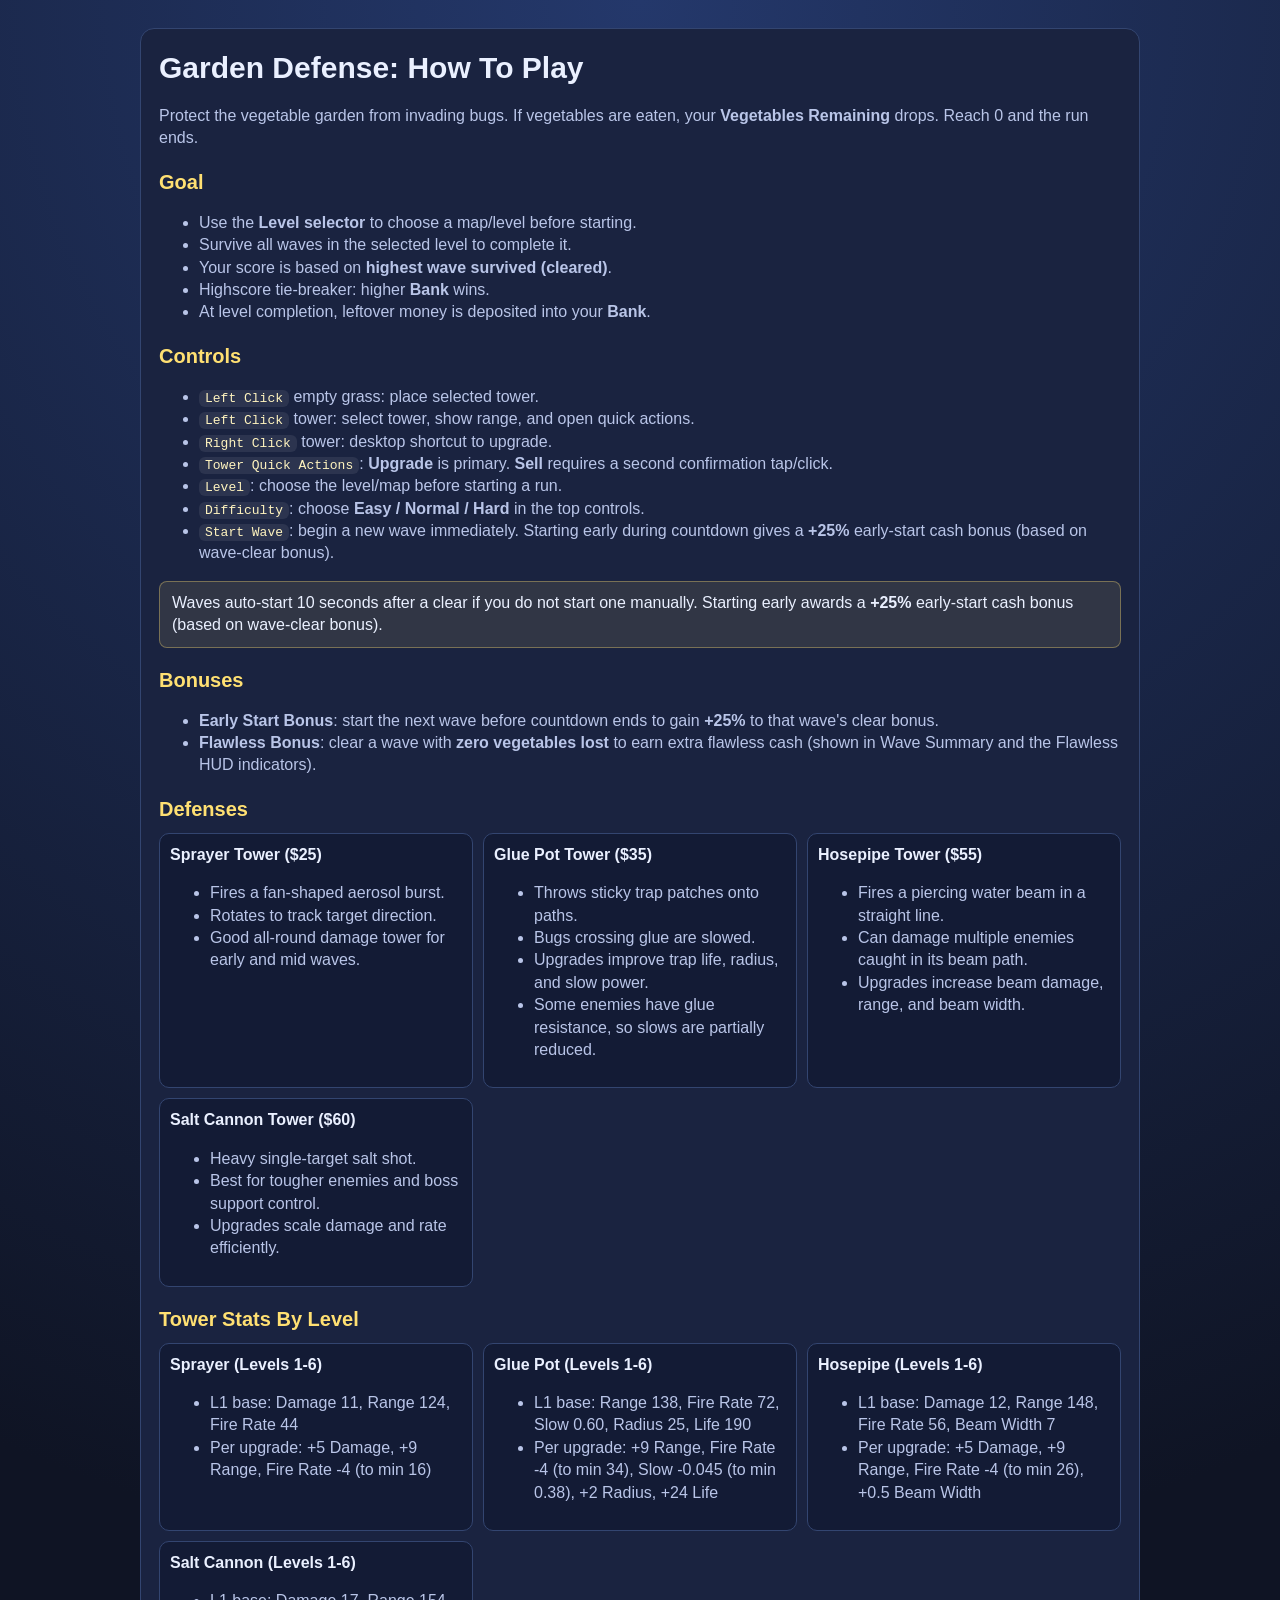
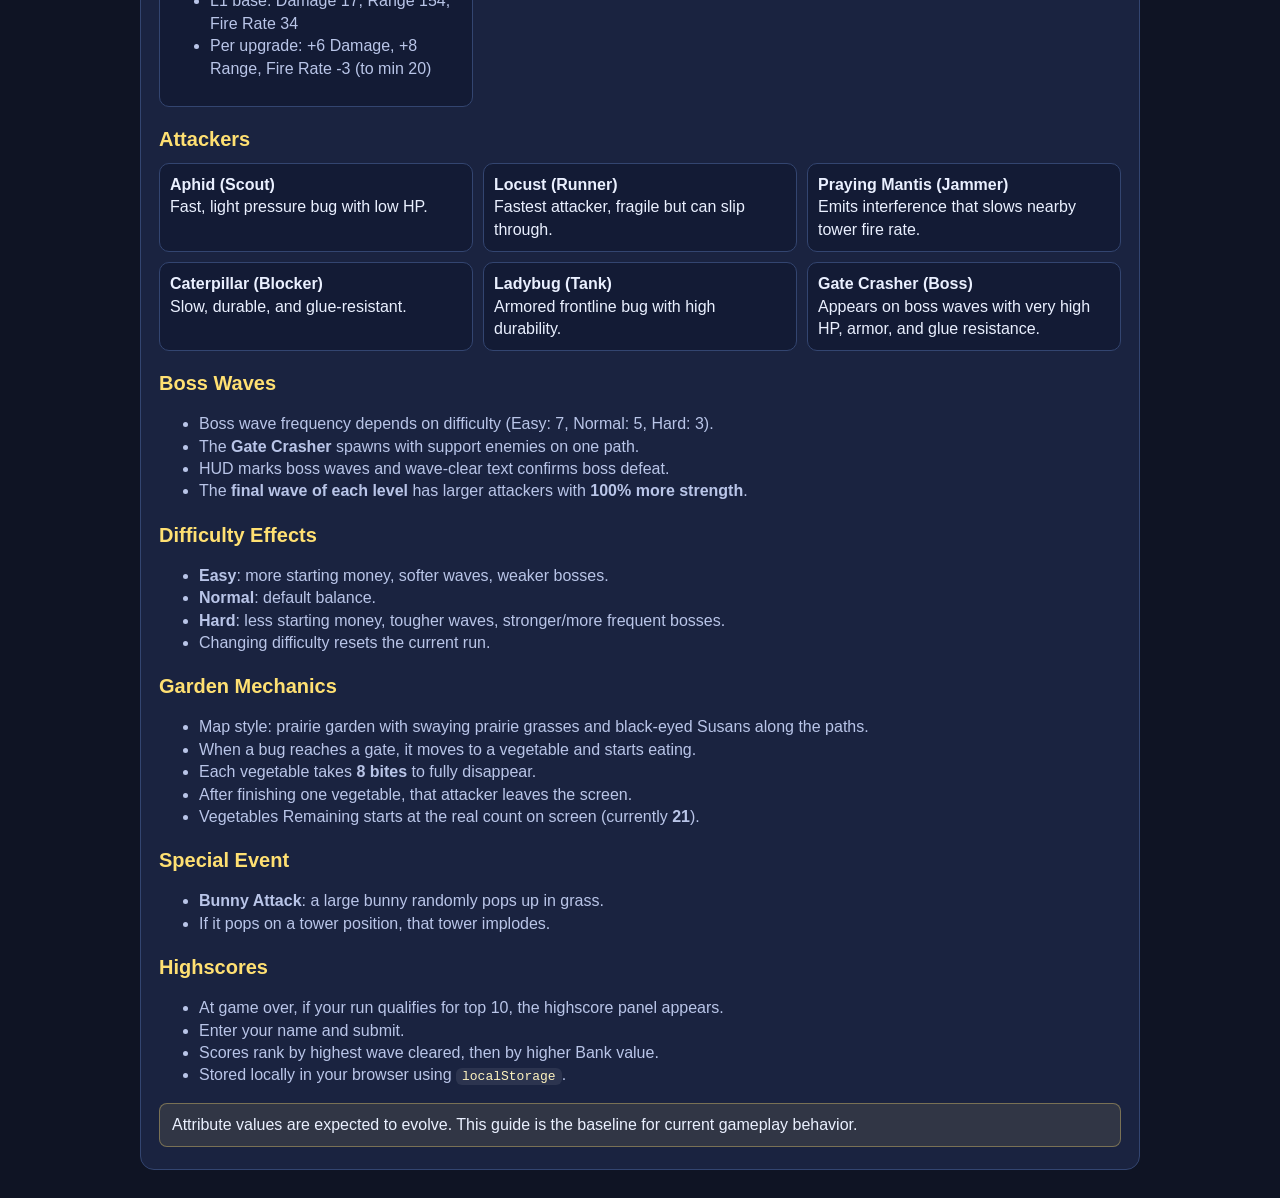
<file: instructions.html>
<!DOCTYPE html>
<html lang="en">
<head>
  <meta charset="UTF-8" />
  <meta name="viewport" content="width=device-width, initial-scale=1.0" />
  <title>Garden Defense - How To Play</title>
  <style>
    :root {
      --bg: #0f1424;
      --panel: #1a2340;
      --ink: #eaf0ff;
      --muted: #b9c5e8;
      --line: #334570;
      --accent: #ffe072;
    }
    * { box-sizing: border-box; }
    body {
      margin: 0;
      background: radial-gradient(circle at top, #24386b, var(--bg) 55%);
      color: var(--ink);
      font-family: "Segoe UI", Tahoma, Geneva, Verdana, sans-serif;
      line-height: 1.4;
    }
    .wrap {
      width: min(1000px, 94vw);
      margin: 28px auto;
      background: var(--panel);
      border: 1px solid var(--line);
      border-radius: 14px;
      padding: 18px;
    }
    h1, h2 { margin: 0 0 10px; }
    h1 { font-size: 30px; }
    h2 { font-size: 20px; color: var(--accent); margin-top: 18px; }
    p, li { color: var(--muted); }
    .note {
      background: rgba(255, 224, 114, 0.1);
      border: 1px solid rgba(255, 224, 114, 0.35);
      border-radius: 8px;
      padding: 10px 12px;
      margin: 12px 0 4px;
    }
    .grid {
      display: grid;
      gap: 10px;
      grid-template-columns: repeat(auto-fit, minmax(240px, 1fr));
    }
    .card {
      border: 1px solid var(--line);
      border-radius: 10px;
      padding: 10px;
      background: rgba(12, 19, 40, 0.45);
    }
    code {
      background: rgba(255, 255, 255, 0.08);
      padding: 1px 6px;
      border-radius: 6px;
      color: #fff4bf;
    }
  </style>
</head>
<body>
  <div class="wrap">
    <h1>Garden Defense: How To Play</h1>
    <p>Protect the vegetable garden from invading bugs. If vegetables are eaten, your <strong>Vegetables Remaining</strong> drops. Reach 0 and the run ends.</p>

    <h2>Goal</h2>
    <ul>
      <li>Use the <strong>Level selector</strong> to choose a map/level before starting.</li>
      <li>Survive all waves in the selected level to complete it.</li>
      <li>Your score is based on <strong>highest wave survived (cleared)</strong>.</li>
      <li>Highscore tie-breaker: higher <strong>Bank</strong> wins.</li>
      <li>At level completion, leftover money is deposited into your <strong>Bank</strong>.</li>
    </ul>

    <h2>Controls</h2>
    <ul>
      <li><code>Left Click</code> empty grass: place selected tower.</li>
      <li><code>Left Click</code> tower: select tower, show range, and open quick actions.</li>
      <li><code>Right Click</code> tower: desktop shortcut to upgrade.</li>
      <li><code>Tower Quick Actions</code>: <strong>Upgrade</strong> is primary. <strong>Sell</strong> requires a second confirmation tap/click.</li>
      <li><code>Level</code>: choose the level/map before starting a run.</li>
      <li><code>Difficulty</code>: choose <strong>Easy / Normal / Hard</strong> in the top controls.</li>
      <li><code>Start Wave</code>: begin a new wave immediately. Starting early during countdown gives a <strong>+25%</strong> early-start cash bonus (based on wave-clear bonus).</li>
    </ul>
    <div class="note">Waves auto-start 10 seconds after a clear if you do not start one manually. Starting early awards a <strong>+25%</strong> early-start cash bonus (based on wave-clear bonus).</div>

    <h2>Bonuses</h2>
    <ul>
      <li><strong>Early Start Bonus</strong>: start the next wave before countdown ends to gain <strong>+25%</strong> to that wave's clear bonus.</li>
      <li><strong>Flawless Bonus</strong>: clear a wave with <strong>zero vegetables lost</strong> to earn extra flawless cash (shown in Wave Summary and the Flawless HUD indicators).</li>
    </ul>

    <h2>Defenses</h2>
    <div class="grid">
      <div class="card">
        <strong>Sprayer Tower ($25)</strong>
        <ul>
          <li>Fires a fan-shaped aerosol burst.</li>
          <li>Rotates to track target direction.</li>
          <li>Good all-round damage tower for early and mid waves.</li>
        </ul>
      </div>
      <div class="card">
        <strong>Glue Pot Tower ($35)</strong>
        <ul>
          <li>Throws sticky trap patches onto paths.</li>
          <li>Bugs crossing glue are slowed.</li>
          <li>Upgrades improve trap life, radius, and slow power.</li>
          <li>Some enemies have glue resistance, so slows are partially reduced.</li>
        </ul>
      </div>
      <div class="card">
        <strong>Hosepipe Tower ($55)</strong>
        <ul>
          <li>Fires a piercing water beam in a straight line.</li>
          <li>Can damage multiple enemies caught in its beam path.</li>
          <li>Upgrades increase beam damage, range, and beam width.</li>
        </ul>
      </div>
      <div class="card">
        <strong>Salt Cannon Tower ($60)</strong>
        <ul>
          <li>Heavy single-target salt shot.</li>
          <li>Best for tougher enemies and boss support control.</li>
          <li>Upgrades scale damage and rate efficiently.</li>
        </ul>
      </div>
    </div>

    <h2>Tower Stats By Level</h2>
    <div class="grid">
      <div class="card">
        <strong>Sprayer (Levels 1-6)</strong>
        <ul>
          <li>L1 base: Damage 11, Range 124, Fire Rate 44</li>
          <li>Per upgrade: +5 Damage, +9 Range, Fire Rate -4 (to min 16)</li>
        </ul>
      </div>
      <div class="card">
        <strong>Glue Pot (Levels 1-6)</strong>
        <ul>
          <li>L1 base: Range 138, Fire Rate 72, Slow 0.60, Radius 25, Life 190</li>
          <li>Per upgrade: +9 Range, Fire Rate -4 (to min 34), Slow -0.045 (to min 0.38), +2 Radius, +24 Life</li>
        </ul>
      </div>
      <div class="card">
        <strong>Hosepipe (Levels 1-6)</strong>
        <ul>
          <li>L1 base: Damage 12, Range 148, Fire Rate 56, Beam Width 7</li>
          <li>Per upgrade: +5 Damage, +9 Range, Fire Rate -4 (to min 26), +0.5 Beam Width</li>
        </ul>
      </div>
      <div class="card">
        <strong>Salt Cannon (Levels 1-6)</strong>
        <ul>
          <li>L1 base: Damage 17, Range 154, Fire Rate 34</li>
          <li>Per upgrade: +6 Damage, +8 Range, Fire Rate -3 (to min 20)</li>
        </ul>
      </div>
    </div>

    <h2>Attackers</h2>
    <div class="grid">
      <div class="card"><strong>Aphid (Scout)</strong><br />Fast, light pressure bug with low HP.</div>
      <div class="card"><strong>Locust (Runner)</strong><br />Fastest attacker, fragile but can slip through.</div>
      <div class="card"><strong>Praying Mantis (Jammer)</strong><br />Emits interference that slows nearby tower fire rate.</div>
      <div class="card"><strong>Caterpillar (Blocker)</strong><br />Slow, durable, and glue-resistant.</div>
      <div class="card"><strong>Ladybug (Tank)</strong><br />Armored frontline bug with high durability.</div>
      <div class="card"><strong>Gate Crasher (Boss)</strong><br />Appears on boss waves with very high HP, armor, and glue resistance.</div>
    </div>

    <h2>Boss Waves</h2>
    <ul>
      <li>Boss wave frequency depends on difficulty (Easy: 7, Normal: 5, Hard: 3).</li>
      <li>The <strong>Gate Crasher</strong> spawns with support enemies on one path.</li>
      <li>HUD marks boss waves and wave-clear text confirms boss defeat.</li>
      <li>The <strong>final wave of each level</strong> has larger attackers with <strong>100% more strength</strong>.</li>
    </ul>

    <h2>Difficulty Effects</h2>
    <ul>
      <li><strong>Easy</strong>: more starting money, softer waves, weaker bosses.</li>
      <li><strong>Normal</strong>: default balance.</li>
      <li><strong>Hard</strong>: less starting money, tougher waves, stronger/more frequent bosses.</li>
      <li>Changing difficulty resets the current run.</li>
    </ul>

    <h2>Garden Mechanics</h2>
    <ul>
      <li>Map style: prairie garden with swaying prairie grasses and black-eyed Susans along the paths.</li>
      <li>When a bug reaches a gate, it moves to a vegetable and starts eating.</li>
      <li>Each vegetable takes <strong>8 bites</strong> to fully disappear.</li>
      <li>After finishing one vegetable, that attacker leaves the screen.</li>
      <li>Vegetables Remaining starts at the real count on screen (currently <strong>21</strong>).</li>
    </ul>

    <h2>Special Event</h2>
    <ul>
      <li><strong>Bunny Attack</strong>: a large bunny randomly pops up in grass.</li>
      <li>If it pops on a tower position, that tower implodes.</li>
    </ul>

    <h2>Highscores</h2>
    <ul>
      <li>At game over, if your run qualifies for top 10, the highscore panel appears.</li>
      <li>Enter your name and submit.</li>
      <li>Scores rank by highest wave cleared, then by higher Bank value.</li>
      <li>Stored locally in your browser using <code>localStorage</code>.</li>
    </ul>

    <div class="note">Attribute values are expected to evolve. This guide is the baseline for current gameplay behavior.</div>
  </div>
</body>
</html>
</file>
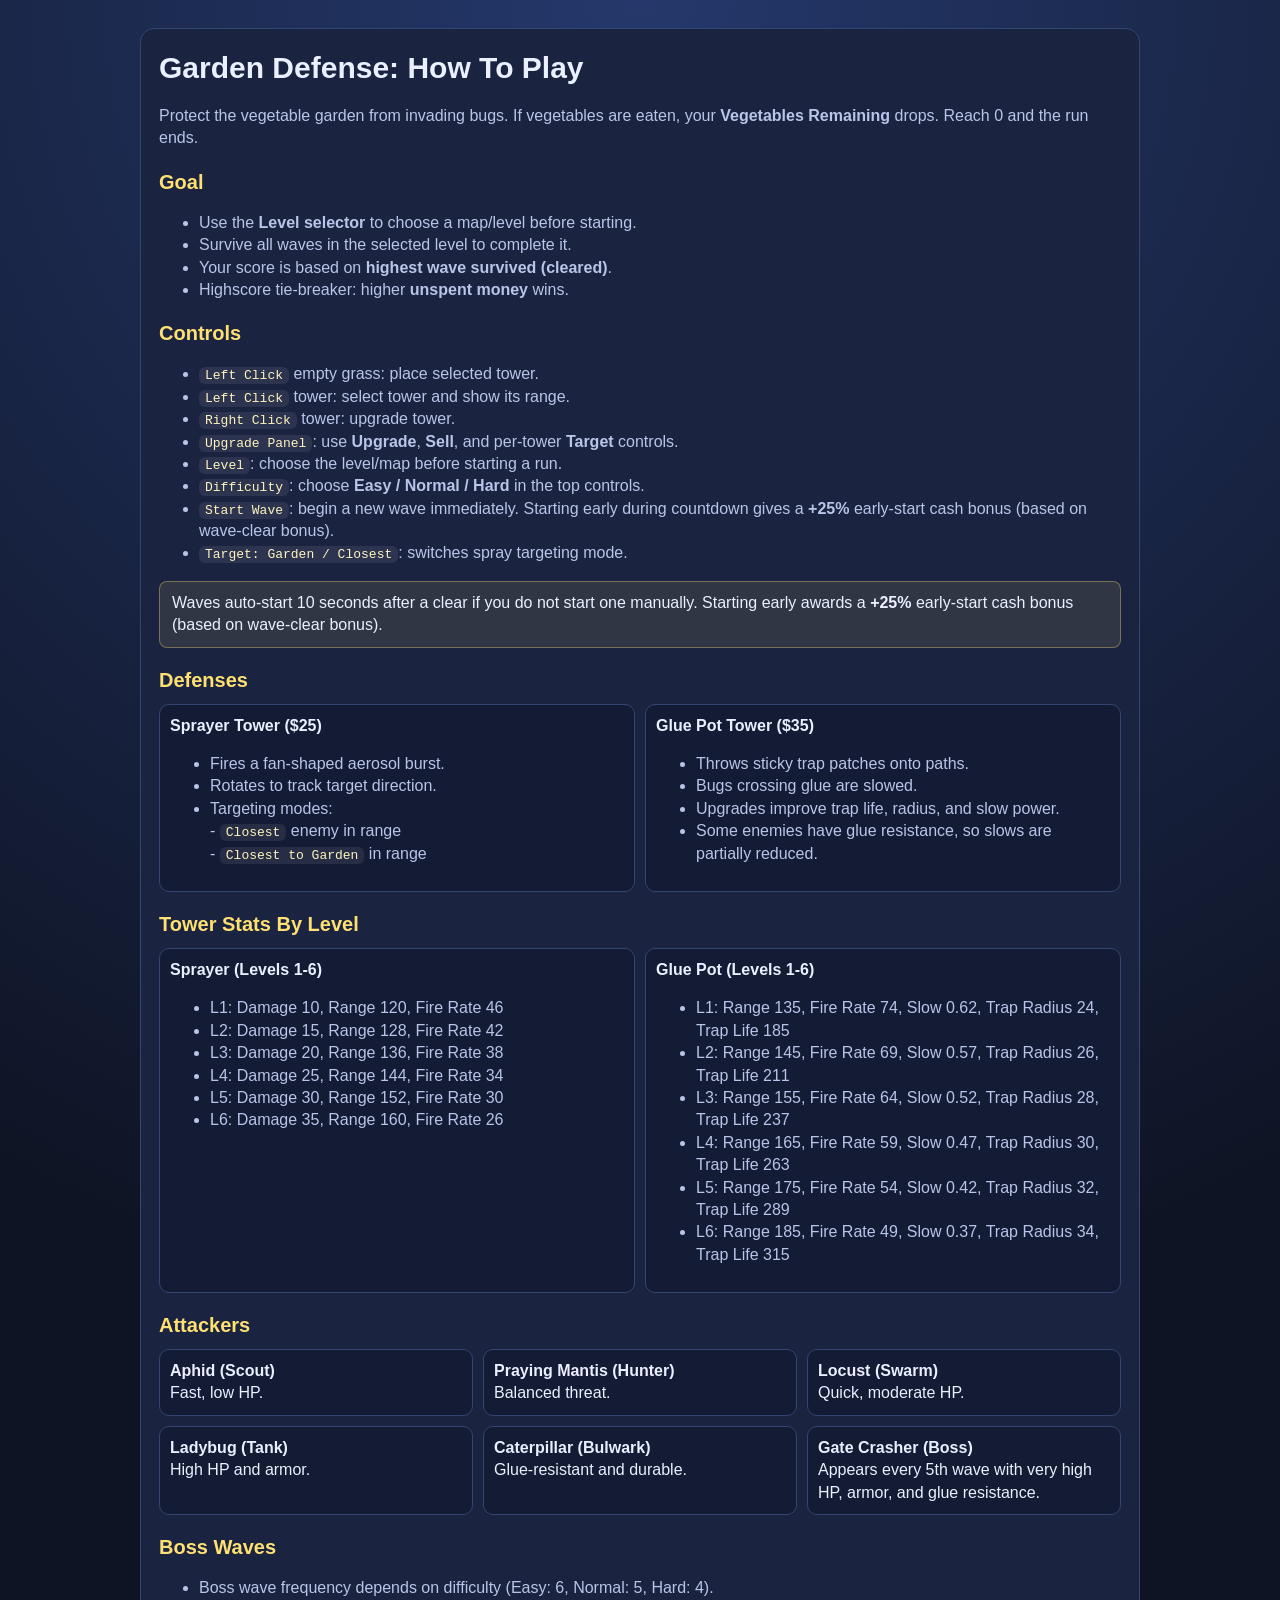
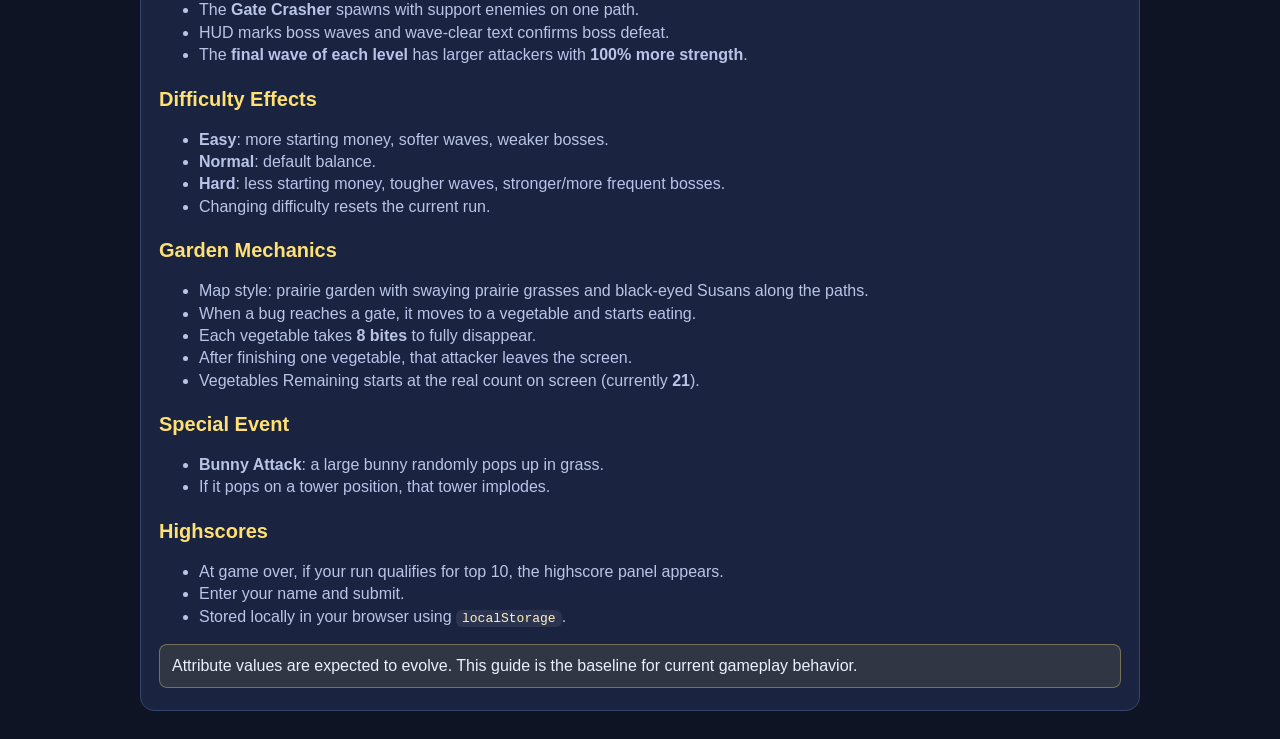
<file: version1/instructions.html>
<!DOCTYPE html>
<html lang="en">
<head>
  <meta charset="UTF-8" />
  <meta name="viewport" content="width=device-width, initial-scale=1.0" />
  <title>Garden Defense - How To Play</title>
  <style>
    :root {
      --bg: #0f1424;
      --panel: #1a2340;
      --ink: #eaf0ff;
      --muted: #b9c5e8;
      --line: #334570;
      --accent: #ffe072;
    }
    * { box-sizing: border-box; }
    body {
      margin: 0;
      background: radial-gradient(circle at top, #24386b, var(--bg) 55%);
      color: var(--ink);
      font-family: "Segoe UI", Tahoma, Geneva, Verdana, sans-serif;
      line-height: 1.4;
    }
    .wrap {
      width: min(1000px, 94vw);
      margin: 28px auto;
      background: var(--panel);
      border: 1px solid var(--line);
      border-radius: 14px;
      padding: 18px;
    }
    h1, h2 { margin: 0 0 10px; }
    h1 { font-size: 30px; }
    h2 { font-size: 20px; color: var(--accent); margin-top: 18px; }
    p, li { color: var(--muted); }
    .note {
      background: rgba(255, 224, 114, 0.1);
      border: 1px solid rgba(255, 224, 114, 0.35);
      border-radius: 8px;
      padding: 10px 12px;
      margin: 12px 0 4px;
    }
    .grid {
      display: grid;
      gap: 10px;
      grid-template-columns: repeat(auto-fit, minmax(240px, 1fr));
    }
    .card {
      border: 1px solid var(--line);
      border-radius: 10px;
      padding: 10px;
      background: rgba(12, 19, 40, 0.45);
    }
    code {
      background: rgba(255, 255, 255, 0.08);
      padding: 1px 6px;
      border-radius: 6px;
      color: #fff4bf;
    }
  </style>
</head>
<body>
  <div class="wrap">
    <h1>Garden Defense: How To Play</h1>
    <p>Protect the vegetable garden from invading bugs. If vegetables are eaten, your <strong>Vegetables Remaining</strong> drops. Reach 0 and the run ends.</p>

    <h2>Goal</h2>
    <ul>
      <li>Use the <strong>Level selector</strong> to choose a map/level before starting.</li>
      <li>Survive all waves in the selected level to complete it.</li>
      <li>Your score is based on <strong>highest wave survived (cleared)</strong>.</li>
      <li>Highscore tie-breaker: higher <strong>unspent money</strong> wins.</li>
    </ul>

    <h2>Controls</h2>
    <ul>
      <li><code>Left Click</code> empty grass: place selected tower.</li>
      <li><code>Left Click</code> tower: select tower and show its range.</li>
      <li><code>Right Click</code> tower: upgrade tower.</li>
      <li><code>Upgrade Panel</code>: use <strong>Upgrade</strong>, <strong>Sell</strong>, and per-tower <strong>Target</strong> controls.</li>
      <li><code>Level</code>: choose the level/map before starting a run.</li>
      <li><code>Difficulty</code>: choose <strong>Easy / Normal / Hard</strong> in the top controls.</li>
      <li><code>Start Wave</code>: begin a new wave immediately. Starting early during countdown gives a <strong>+25%</strong> early-start cash bonus (based on wave-clear bonus).</li>
      <li><code>Target: Garden / Closest</code>: switches spray targeting mode.</li>
    </ul>
    <div class="note">Waves auto-start 10 seconds after a clear if you do not start one manually. Starting early awards a <strong>+25%</strong> early-start cash bonus (based on wave-clear bonus).</div>

    <h2>Defenses</h2>
    <div class="grid">
      <div class="card">
        <strong>Sprayer Tower ($25)</strong>
        <ul>
          <li>Fires a fan-shaped aerosol burst.</li>
          <li>Rotates to track target direction.</li>
          <li>Targeting modes:
            <br />- <code>Closest</code> enemy in range
            <br />- <code>Closest to Garden</code> in range
          </li>
        </ul>
      </div>
      <div class="card">
        <strong>Glue Pot Tower ($35)</strong>
        <ul>
          <li>Throws sticky trap patches onto paths.</li>
          <li>Bugs crossing glue are slowed.</li>
          <li>Upgrades improve trap life, radius, and slow power.</li>
          <li>Some enemies have glue resistance, so slows are partially reduced.</li>
        </ul>
      </div>
    </div>

    <h2>Tower Stats By Level</h2>
    <div class="grid">
      <div class="card">
        <strong>Sprayer (Levels 1-6)</strong>
        <ul>
          <li>L1: Damage 10, Range 120, Fire Rate 46</li>
          <li>L2: Damage 15, Range 128, Fire Rate 42</li>
          <li>L3: Damage 20, Range 136, Fire Rate 38</li>
          <li>L4: Damage 25, Range 144, Fire Rate 34</li>
          <li>L5: Damage 30, Range 152, Fire Rate 30</li>
          <li>L6: Damage 35, Range 160, Fire Rate 26</li>
        </ul>
      </div>
      <div class="card">
        <strong>Glue Pot (Levels 1-6)</strong>
        <ul>
          <li>L1: Range 135, Fire Rate 74, Slow 0.62, Trap Radius 24, Trap Life 185</li>
          <li>L2: Range 145, Fire Rate 69, Slow 0.57, Trap Radius 26, Trap Life 211</li>
          <li>L3: Range 155, Fire Rate 64, Slow 0.52, Trap Radius 28, Trap Life 237</li>
          <li>L4: Range 165, Fire Rate 59, Slow 0.47, Trap Radius 30, Trap Life 263</li>
          <li>L5: Range 175, Fire Rate 54, Slow 0.42, Trap Radius 32, Trap Life 289</li>
          <li>L6: Range 185, Fire Rate 49, Slow 0.37, Trap Radius 34, Trap Life 315</li>
        </ul>
      </div>
    </div>

    <h2>Attackers</h2>
    <div class="grid">
      <div class="card"><strong>Aphid (Scout)</strong><br />Fast, low HP.</div>
      <div class="card"><strong>Praying Mantis (Hunter)</strong><br />Balanced threat.</div>
      <div class="card"><strong>Locust (Swarm)</strong><br />Quick, moderate HP.</div>
      <div class="card"><strong>Ladybug (Tank)</strong><br />High HP and armor.</div>
      <div class="card"><strong>Caterpillar (Bulwark)</strong><br />Glue-resistant and durable.</div>
      <div class="card"><strong>Gate Crasher (Boss)</strong><br />Appears every 5th wave with very high HP, armor, and glue resistance.</div>
    </div>

    <h2>Boss Waves</h2>
    <ul>
      <li>Boss wave frequency depends on difficulty (Easy: 6, Normal: 5, Hard: 4).</li>
      <li>The <strong>Gate Crasher</strong> spawns with support enemies on one path.</li>
      <li>HUD marks boss waves and wave-clear text confirms boss defeat.</li>
      <li>The <strong>final wave of each level</strong> has larger attackers with <strong>100% more strength</strong>.</li>
    </ul>

    <h2>Difficulty Effects</h2>
    <ul>
      <li><strong>Easy</strong>: more starting money, softer waves, weaker bosses.</li>
      <li><strong>Normal</strong>: default balance.</li>
      <li><strong>Hard</strong>: less starting money, tougher waves, stronger/more frequent bosses.</li>
      <li>Changing difficulty resets the current run.</li>
    </ul>

    <h2>Garden Mechanics</h2>
    <ul>
      <li>Map style: prairie garden with swaying prairie grasses and black-eyed Susans along the paths.</li>
      <li>When a bug reaches a gate, it moves to a vegetable and starts eating.</li>
      <li>Each vegetable takes <strong>8 bites</strong> to fully disappear.</li>
      <li>After finishing one vegetable, that attacker leaves the screen.</li>
      <li>Vegetables Remaining starts at the real count on screen (currently <strong>21</strong>).</li>
    </ul>

    <h2>Special Event</h2>
    <ul>
      <li><strong>Bunny Attack</strong>: a large bunny randomly pops up in grass.</li>
      <li>If it pops on a tower position, that tower implodes.</li>
    </ul>

    <h2>Highscores</h2>
    <ul>
      <li>At game over, if your run qualifies for top 10, the highscore panel appears.</li>
      <li>Enter your name and submit.</li>
      <li>Stored locally in your browser using <code>localStorage</code>.</li>
    </ul>

    <div class="note">Attribute values are expected to evolve. This guide is the baseline for current gameplay behavior.</div>
  </div>
</body>
</html>
</file>
<file: style.css>
:root {
      --bg: #0b1020;
      --panel: #121a2f;
      --ink: #e7edff;
      --path: #3f4b63;
      --accent: #6be7ff;
      --danger: #ff5d7a;
      --good: #7dff9b;
      --warn: #ffd36b;
      --font-ui: "Trebuchet MS", "Segoe UI", Tahoma, Verdana, sans-serif;
      --font-display: "Georgia", "Times New Roman", serif;
    }

    * {
      box-sizing: border-box;
    }

    body {
      margin: 0;
      min-height: 100vh;
      display: grid;
      place-items: center;
      background: radial-gradient(circle at top, #1b2650, var(--bg) 55%);
      color: var(--ink);
      font-family: var(--font-ui);
    }

    #buildMarker {
      position: fixed;
      top: 8px;
      left: 8px;
      z-index: 9999;
      padding: 4px 9px;
      border-radius: 8px;
      border: 1px solid rgba(255, 245, 190, 0.88);
      background: rgba(140, 23, 23, 0.9);
      color: #fff4bf;
      font-size: 11px;
      font-weight: 900;
      letter-spacing: 0.25px;
      box-shadow: 0 2px 8px rgba(0, 0, 0, 0.35);
      pointer-events: none;
    }

    .landingScreen {
      position: fixed;
      inset: 0;
      z-index: 40;
      display: grid;
      place-items: center;
      background:
        radial-gradient(circle at 20% 10%, rgba(255, 233, 146, 0.18), transparent 45%),
        radial-gradient(circle at 80% 80%, rgba(94, 207, 152, 0.15), transparent 48%),
        linear-gradient(180deg, rgba(7, 12, 24, 0.94), rgba(10, 18, 35, 0.95));
      backdrop-filter: blur(2px);
    }

    .landingCard {
      position: relative;
      overflow: hidden;
      width: min(560px, 92vw);
      border-radius: 18px;
      padding: 22px 22px 18px;
      background: linear-gradient(180deg, rgba(22, 33, 59, 0.95), rgba(14, 22, 41, 0.96));
      border: 1px solid rgba(124, 160, 229, 0.5);
      box-shadow: 0 20px 42px rgba(0, 0, 0, 0.45);
      text-align: center;
    }

    .landingTitle {
      margin: 0 0 8px;
      font-size: 34px;
      letter-spacing: 0.4px;
      font-family: var(--font-display);
      font-weight: 700;
      color: #f2f7ff;
    }

    .landingSub {
      margin: 0 0 16px;
      color: #c7d8ff;
      font-size: 15px;
      line-height: 1.35;
    }

    .landingActions {
      display: flex;
      justify-content: center;
      gap: 10px;
      flex-wrap: wrap;
      margin-bottom: 10px;
    }

    #landingStartBtn {
      background: #2c7a57;
      min-width: 190px;
    }

    #landingHowToBtn {
      background: #3d5c96;
      min-width: 150px;
    }

    #landingResumeBtn {
      background: #2a8a79;
      min-width: 180px;
    }

    #landingDeleteRunBtn {
      background: #8a4f57;
      min-width: 170px;
    }

    #landingTutorialBtn {
      background: #6c5ea8;
      min-width: 170px;
    }

    #landingResumeBtn:disabled,
    #landingDeleteRunBtn:disabled {
      opacity: 0.45;
      cursor: not-allowed;
    }

    .landingContinueRow {
      display: flex;
      justify-content: center;
      align-items: center;
      gap: 8px;
      flex-wrap: wrap;
      margin-bottom: 8px;
    }

    #landingLevelSelect {
      border: 1px solid #4b5b86;
      border-radius: 7px;
      padding: 8px 9px;
      background: #111a32;
      color: #eef3ff;
      font-size: 12px;
      font-weight: 700;
      min-width: 136px;
    }

    #landingContinueBtn {
      background: #2d6f99;
      min-width: 190px;
    }

    .landingHint {
      font-size: 12px;
      color: #b8c7ee;
      opacity: 0.95;
      position: relative;
      z-index: 2;
    }

    .landingDecor {
      pointer-events: none;
      position: absolute;
      inset: 0;
      z-index: 1;
    }

    .landingMeadow {
      position: absolute;
      left: 0;
      right: 0;
      bottom: 0;
      height: 82px;
      background:
        linear-gradient(180deg, rgba(95, 168, 108, 0.14), rgba(62, 117, 77, 0.22)),
        radial-gradient(120% 70% at 10% 100%, rgba(99, 176, 116, 0.3), transparent 72%),
        radial-gradient(120% 70% at 86% 100%, rgba(91, 165, 106, 0.3), transparent 72%);
      border-top: 1px solid rgba(180, 232, 172, 0.16);
    }

    .landingFlowerCluster {
      position: absolute;
      right: 2px;
      bottom: 42px;
      width: 158px;
      height: 128px;
    }

    .landingFlowerGrass {
      position: absolute;
      left: 56px;
      bottom: 30px;
      width: 92px;
      height: 22px;
      border-radius: 50% 50% 45% 45%;
      background:
        repeating-linear-gradient(
          100deg,
          rgba(157, 223, 150, 0.32) 0 3px,
          rgba(93, 161, 97, 0.34) 3px 6px
        );
      opacity: 0.85;
      filter: blur(0.15px);
    }

    .landingStem {
      position: absolute;
      width: 2px;
      border-radius: 2px;
      background: linear-gradient(180deg, rgba(137, 206, 126, 0.88), rgba(90, 150, 92, 0.95));
      transform-origin: bottom center;
    }

    .landingStem.st1 { left: 20px; bottom: 26px; height: 58px; transform: rotate(-7deg); }
    .landingStem.st2 { left: 49px; bottom: 26px; height: 70px; transform: rotate(4deg); }
    .landingStem.st3 { left: 77px; bottom: 26px; height: 52px; transform: rotate(-2deg); }
    .landingStem.st4 { left: 103px; bottom: 26px; height: 62px; transform: rotate(6deg); }
    .landingStem.st5 { left: 127px; bottom: 26px; height: 48px; transform: rotate(-5deg); }

    .landingPetal {
      position: absolute;
      width: 30px;
      height: 30px;
      border-radius: 50%;
      background:
        radial-gradient(circle at 50% 50%, var(--center, #f5e59b) 0 24%, transparent 25%),
        radial-gradient(circle at 50% 7%, var(--petal, #f2adc0) 0 28%, transparent 29%),
        radial-gradient(circle at 86% 30%, var(--petal, #f2adc0) 0 28%, transparent 29%),
        radial-gradient(circle at 72% 79%, var(--petal, #f2adc0) 0 28%, transparent 29%),
        radial-gradient(circle at 28% 79%, var(--petal, #f2adc0) 0 28%, transparent 29%),
        radial-gradient(circle at 14% 30%, var(--petal, #f2adc0) 0 28%, transparent 29%);
      filter: drop-shadow(0 1px 1px rgba(0, 0, 0, 0.18));
    }

    .landingPetal.p1 { left: 6px; bottom: 56px; transform: rotate(-10deg) scale(0.9); --petal: #f08ea0; --center: #f6e6a2; }
    .landingPetal.p2 { left: 35px; bottom: 70px; transform: rotate(4deg) scale(0.98); --petal: #f4c91f; --center: #2a1b11; }
    .landingPetal.p3 { left: 63px; bottom: 50px; transform: rotate(-5deg) scale(0.88); --petal: #f4a8b7; --center: #ffeaa7; }
    .landingPetal.p4 { left: 90px; bottom: 62px; transform: rotate(7deg) scale(0.94); --petal: #ffd54f; --center: #46311c; }
    .landingPetal.p5 { left: 114px; bottom: 46px; transform: rotate(-7deg) scale(0.86); --petal: #ef9aa9; --center: #f3e4a6; }

    .landingBug {
      position: absolute;
      left: 34px;
      bottom: 58px;
      width: 36px;
      height: 26px;
      transform: rotate(-10deg);
    }

    .landingBugLeaf {
      position: absolute;
      left: 28px;
      bottom: 50px;
      width: 48px;
      height: 16px;
      border-radius: 50%;
      background: linear-gradient(180deg, rgba(122, 197, 126, 0.8), rgba(74, 145, 88, 0.85));
      transform: rotate(-9deg);
    }

    .landingBug::before {
      content: "";
      position: absolute;
      left: 6px;
      top: 5px;
      width: 22px;
      height: 16px;
      border-radius: 50%;
      background: #e55757;
      box-shadow: inset -3px 0 0 rgba(0, 0, 0, 0.12);
      border: 1px solid rgba(26, 12, 12, 0.35);
    }

    .landingBug::after {
      content: "";
      position: absolute;
      left: 0;
      top: 7px;
      width: 10px;
      height: 12px;
      border-radius: 50%;
      background: #1b1b1b;
    }

    .landingBugSpot {
      position: absolute;
      width: 4px;
      height: 4px;
      border-radius: 50%;
      background: #111;
      opacity: 0.9;
    }

    .landingBugSpot.s1 { left: 13px; top: 10px; }
    .landingBugSpot.s2 { left: 20px; top: 14px; }
    .landingBugSpot.s3 { left: 24px; top: 9px; }

    .landingCard > :not(.landingDecor) {
      position: relative;
      z-index: 2;
    }

    .shell.paused {
      filter: blur(1.2px) saturate(0.86);
      transform: scale(0.995);
      transition: filter 180ms ease, transform 180ms ease;
    }

    .shell {
      width: min(940px, 95vw);
      background: linear-gradient(180deg, #1a2442, var(--panel));
      border: 1px solid #2f3b66;
      border-radius: 16px;
      padding: 10px;
      box-shadow: 0 16px 40px rgba(0, 0, 0, 0.35);
    }

    .top {
      display: grid;
      gap: 4px;
      margin-bottom: 4px;
    }

    .topRow {
      display: flex;
      align-items: center;
      justify-content: space-between;
      gap: 8px;
    }

    .stats {
      display: flex;
      gap: 8px;
      flex-wrap: nowrap;
      align-items: center;
      font-weight: 700;
      overflow-x: auto;
      overflow-y: hidden;
      white-space: nowrap;
      padding-bottom: 2px;
      scrollbar-width: thin;
      -ms-overflow-style: none;
    }

    .stats::-webkit-scrollbar {
      display: none;
    }

    .hudMirror {
      display: none;
    }

    .topStat {
      display: inline-flex;
      align-items: center;
      gap: 6px;
      padding: 3px 7px;
      border-radius: 8px;
      background: rgba(255, 255, 255, 0.06);
      border: 1px solid rgba(255, 255, 255, 0.14);
      font-size: 12px;
      min-height: 28px;
      font-weight: 700;
    }

    .settingToggle {
      display: inline-flex;
      align-items: center;
      gap: 6px;
      min-height: 28px;
      padding: 3px 8px;
      border-radius: 8px;
      border: 1px solid rgba(255, 255, 255, 0.14);
      background: rgba(255, 255, 255, 0.06);
      font-size: 12px;
      font-weight: 700;
      color: #dfeaff;
      user-select: none;
      white-space: nowrap;
      cursor: pointer;
    }

    .settingToggle input[type="checkbox"] {
      width: 14px;
      height: 14px;
      accent-color: #74cf98;
      margin: 0;
      cursor: pointer;
    }

    .audioSlider {
      display: inline-flex;
      align-items: center;
      gap: 6px;
      min-height: 28px;
      padding: 3px 8px;
      border-radius: 8px;
      border: 1px solid rgba(255, 255, 255, 0.14);
      background: rgba(255, 255, 255, 0.06);
      font-size: 12px;
      font-weight: 700;
      color: #dfeaff;
      white-space: nowrap;
    }

    .audioSlider input[type="range"] {
      width: 84px;
      height: 16px;
      accent-color: #7fd7ff;
      cursor: pointer;
    }

    .statWithIcon {
      gap: 7px;
      padding-right: 9px;
      min-width: 78px;
    }

    .statIcon {
      display: inline-flex;
      align-items: center;
      justify-content: center;
      position: relative;
      width: 18px;
      height: 16px;
      flex: 0 0 auto;
    }

    .bankStat {
      gap: 6px;
      padding-right: 10px;
    }

    .bankLabel {
      font-weight: 800;
      letter-spacing: 0.2px;
      color: #d7e4ff;
      text-shadow: 0 1px 0 rgba(14, 24, 46, 0.5);
    }

    .bankIcon::before {
      content: "";
      position: absolute;
      left: 1px;
      top: 6px;
      width: 16px;
      height: 8px;
      border-radius: 2px;
      background: linear-gradient(180deg, #eef3ff 0%, #b8c7e6 100%);
      border: 1px solid rgba(71, 85, 122, 0.85);
      box-shadow: inset 0 1px 0 rgba(255, 255, 255, 0.85);
    }

    .bankIcon::after {
      content: "BANK";
      position: absolute;
      left: 0;
      top: 0;
      width: 18px;
      height: 7px;
      border-radius: 2px 2px 1px 1px;
      background: linear-gradient(180deg, #d2def5 0%, #a4b6da 100%);
      border: 1px solid rgba(66, 78, 112, 0.85);
      color: #2a3b63;
      font-size: 6px;
      line-height: 7px;
      text-align: center;
      font-weight: 900;
      letter-spacing: 0.3px;
    }

    .moneyValue {
      color: #ffd36b;
      font-weight: 900;
      text-shadow: 0 1px 0 rgba(63, 38, 6, 0.55);
      letter-spacing: 0.1px;
    }

    .vegValue {
      color: #d6f4ba;
      font-weight: 900;
      text-shadow: 0 1px 0 rgba(19, 41, 14, 0.5);
      letter-spacing: 0.1px;
    }

    .coinStackIcon::before,
    .coinStackIcon::after {
      content: "";
      position: absolute;
      border-radius: 50%;
      border: 1px solid rgba(94, 61, 11, 0.75);
      box-shadow: inset 0 1px 0 rgba(255, 243, 181, 0.85);
    }

    .coinStackIcon::before {
      width: 12px;
      height: 12px;
      left: 3px;
      top: 2px;
      background: radial-gradient(circle at 36% 32%, #fff1bf 0%, #ffd86f 34%, #e1a22f 70%, #be7e1b 100%);
      border-color: rgba(112, 72, 12, 0.9);
      box-shadow:
        inset 0 1px 0 rgba(255, 244, 194, 0.92),
        0 0 0 1px rgba(87, 55, 8, 0.22);
    }

    .coinStackIcon::after {
      width: 6px;
      height: 6px;
      left: 6px;
      top: 5px;
      border-width: 1px;
      border-color: rgba(147, 98, 21, 0.7);
      background: radial-gradient(circle at 35% 35%, rgba(255, 239, 178, 0.95) 0%, rgba(248, 189, 69, 0.85) 85%);
      opacity: 0.95;
    }

    .vegIconGroup {
      width: 20px;
      height: 16px;
    }

    .miniCarrot,
    .miniTomato,
    .miniLettuce {
      position: absolute;
      display: block;
    }

    .miniCarrot {
      width: 6px;
      height: 10px;
      left: 0;
      top: 3px;
      background: linear-gradient(180deg, #ffad4c 0%, #db6b1e 100%);
      clip-path: polygon(50% 0%, 100% 20%, 68% 100%, 32% 100%, 0% 20%);
    }

    .miniTomato {
      width: 8px;
      height: 8px;
      left: 6px;
      top: 5px;
      border-radius: 50%;
      background: radial-gradient(circle at 35% 30%, #ff8a8a 0%, #d44646 70%);
      border: 1px solid rgba(108, 30, 30, 0.65);
    }

    .miniLettuce {
      width: 8px;
      height: 8px;
      left: 12px;
      top: 5px;
      border-radius: 50%;
      background: radial-gradient(circle at 35% 30%, #baf19a 0%, #5d9c48 72%);
      border: 1px solid rgba(38, 74, 28, 0.65);
    }

    #waveBanner {
      display: inline-flex;
      align-items: center;
      gap: 8px;
      padding: 5px 10px;
      border-radius: 11px;
      border: 1px solid #4e6f9f;
      background: linear-gradient(180deg, #304b74, #213457);
      color: #f2f7ff;
      font-weight: 900;
      font-size: 15px;
      letter-spacing: 0.4px;
      min-width: 146px;
    }

    #waveBannerTag {
      font-size: 10px;
      letter-spacing: 0.5px;
      border-radius: 999px;
      padding: 2px 8px;
      border: 1px solid rgba(255, 255, 255, 0.24);
      background: rgba(255, 255, 255, 0.14);
      color: #eff8ff;
      text-transform: uppercase;
    }

    #waveBanner[data-state="boss"] {
      border-color: #b98144;
      background: linear-gradient(180deg, #6e4b26, #4f3518);
    }

    #waveBanner[data-state="final"] {
      border-color: #b05959;
      background: linear-gradient(180deg, #6a2d2d, #4f2222);
    }

    #waveBanner[data-state="complete"] {
      border-color: #57a770;
      background: linear-gradient(180deg, #2a6944, #1f5035);
    }

    .controls {
      display: flex;
      gap: 8px;
      align-items: center;
      flex-wrap: wrap;
    }

    .controlsMain {
      display: flex;
      gap: 8px;
      align-items: center;
      flex-wrap: nowrap;
      overflow-x: auto;
      overflow-y: hidden;
      padding-bottom: 2px;
      scrollbar-width: thin;
      -ms-overflow-style: none;
    }

    .controlsMain::-webkit-scrollbar {
      display: none;
    }

    .advancedWrap {
      margin: 0;
    }

    #advancedPanel {
      border: 1px solid rgba(120, 150, 220, 0.24);
      border-radius: 999px;
      background: rgba(10, 18, 38, 0.24);
      padding: 3px 8px;
    }

    #advancedPanel summary {
      cursor: pointer;
      font-weight: 700;
      color: #c2cff1;
      font-size: 11px;
      user-select: none;
      list-style: none;
    }

    #advancedPanel summary::-webkit-details-marker {
      display: none;
    }

    #advancedPanel summary::before {
      content: "+";
      display: inline-block;
      width: 14px;
      margin-right: 4px;
      color: #ffe072;
    }

    #advancedPanel[open] summary::before {
      content: "-";
    }

    .advancedControls {
      margin-top: 6px;
      display: flex;
      gap: 6px;
      align-items: center;
      flex-wrap: nowrap;
      overflow-x: auto;
      overflow-y: hidden;
      padding-bottom: 2px;
      scrollbar-width: thin;
      -ms-overflow-style: none;
      background: rgba(9, 16, 31, 0.56);
      border: 1px solid rgba(122, 148, 214, 0.22);
      border-radius: 8px;
      padding: 6px 8px;
    }

    .advancedControls::-webkit-scrollbar {
      display: none;
    }

    .difficultyHint {
      margin-top: 6px;
      padding: 5px 8px;
      border-radius: 7px;
      border: 1px solid rgba(122, 148, 214, 0.22);
      background: rgba(9, 16, 31, 0.45);
      color: #cfe0ff;
      font-size: 11px;
      font-weight: 700;
      letter-spacing: 0.1px;
      line-height: 1.3;
    }

    #nextWaveCountdown {
      min-width: 96px;
      font-size: 11px;
      font-weight: 800;
      color: #dbe8ff;
      text-align: center;
      opacity: 0.95;
    }

    #nextWaveStat {
      color: #ffe072;
      font-weight: 700;
    }

    #bonusWaveStat {
      color: #ffd36b;
      font-weight: 700;
    }

    button {
      border: 0;
      border-radius: 10px;
      padding: 8px 11px;
      background: #2b3a67;
      color: var(--ink);
      font-weight: 700;
      letter-spacing: 0.15px;
      cursor: pointer;
    }

    button:focus-visible,
    select:focus-visible,
    summary:focus-visible {
      outline: 2px solid #ffe072;
      outline-offset: 2px;
    }

    button:disabled {
      opacity: 0.5;
      cursor: not-allowed;
    }

    #startBtn {
      background: #2c7a57;
      min-width: 185px;
      text-align: center;
    }

    #nextLevelBtn {
      background: #2f8a51;
      display: none;
    }

    #resetBtn {
      background: #7a2c48;
    }

    #hudMuteBtn {
      background: #3c475f;
      min-width: 74px;
    }

    #undoPlaceBtn {
      background: #2f6f54;
      min-width: 112px;
    }

    #audioTestBtn {
      background: #356f83;
      min-height: 28px;
      padding: 5px 10px;
      font-size: 11px;
    }

    #instructionsBtn {
      background: #3d5c96;
    }

    #difficultySelect {
      border: 1px solid #4b5b86;
      border-radius: 7px;
      padding: 7px 8px;
      background: #111a32;
      color: #eef3ff;
      font-size: 12px;
      font-weight: 700;
    }

    #levelSelect {
      border: 1px solid #4b5b86;
      border-radius: 7px;
      padding: 7px 8px;
      background: #111a32;
      color: #eef3ff;
      font-size: 12px;
      font-weight: 700;
    }

    .towerPick.active {
      transform: translateY(-1px) scale(1.03);
      z-index: 2;
      background: #fffdf4;
      border-radius: 9px;
      box-shadow:
        inset 0 0 0 3px #ffe79a,
        inset 0 0 0 4px rgba(117, 88, 17, 0.42),
        0 0 12px rgba(255, 224, 114, 0.35);
    }

    .towerPick.unaffordable {
      background: #3a2430;
      border-color: rgba(255, 145, 165, 0.45);
      opacity: 0.82;
      cursor: not-allowed;
    }

    .towerPick.unaffordable .towerCost {
      color: #ff9aaa;
      text-shadow: 0 1px 0 rgba(0, 0, 0, 0.55);
    }

    .towerPick {
      display: inline-flex;
      align-items: center;
      gap: 8px;
      transition: transform 120ms ease, box-shadow 120ms ease, outline-color 120ms ease;
    }

    .towerPick.iconOnly {
      width: 72px;
      height: 62px;
      padding: 4px 4px 5px;
      justify-content: center;
      flex-direction: column;
      gap: 3px;
      border: 1px solid rgba(117, 131, 162, 0.72);
      background: linear-gradient(180deg, #ffffff 0%, #eef3ff 100%);
      box-shadow: inset 0 1px 0 rgba(255, 255, 255, 0.9), 0 2px 4px rgba(0, 0, 0, 0.18);
      position: relative;
    }

    .towerCost {
      font-size: 9px;
      line-height: 1;
      font-weight: 800;
      color: #6a4f00;
      letter-spacing: 0.1px;
      text-shadow: 0 1px 0 rgba(255, 255, 255, 0.45);
      user-select: none;
      pointer-events: none;
      background: rgba(255, 243, 202, 0.96);
      border: 1px solid rgba(154, 124, 46, 0.55);
      border-radius: 999px;
      padding: 1px 5px;
    }

    .towerName {
      font-size: 9px;
      line-height: 1;
      font-weight: 700;
      color: #d8e6ff;
      letter-spacing: 0.1px;
      user-select: none;
      pointer-events: none;
      display: none;
    }

    .towerHotkey {
      position: absolute;
      top: 3px;
      right: 3px;
      min-width: 12px;
      height: 12px;
      border-radius: 999px;
      padding: 0 3px;
      font-size: 8px;
      line-height: 12px;
      text-align: center;
      font-weight: 800;
      color: #0f1a33;
      background: #ffe072;
      border: 1px solid rgba(117, 88, 17, 0.65);
      user-select: none;
      pointer-events: none;
    }

    .towerPick.active .towerHotkey {
      background: #fff3bf;
      border-color: rgba(117, 88, 17, 0.92);
      box-shadow: 0 0 0 2px rgba(255, 224, 114, 0.45), 0 0 8px rgba(255, 224, 114, 0.55);
    }

    .towerPick.active .towerIcon {
      transform: scale(1.03);
    }

    .towerIcon {
      width: 26px;
      height: 26px;
      display: inline-block;
      border-radius: 7px;
      position: relative;
      flex: 0 0 auto;
      box-shadow: inset 0 1px 0 rgba(255, 255, 255, 0.45), 0 1px 2px rgba(0, 0, 0, 0.2);
    }

    .sprayIcon {
      background: transparent;
      border: 0;
      box-shadow: none;
      overflow: visible;
    }

    .sprayIcon::before {
      content: none;
    }

    .sprayIcon::after {
      content: none;
    }

    .sprayIconCanvas {
      display: block;
      width: 30px;
      height: 30px;
    }

    .glueIcon {
      background: transparent;
      border: 0;
      box-shadow: none;
      overflow: visible;
    }

    .glueIcon::before {
      content: none;
    }

    .glueIcon::after {
      content: none;
    }

    .hoseIcon {
      background: transparent;
      border: 0;
      box-shadow: none;
      overflow: visible;
    }

    .hoseIcon::before {
      content: none;
    }

    .hoseIcon::after {
      content: none;
    }

    .towerAssetIconCanvas {
      display: block;
      width: 30px;
      height: 30px;
    }

    .saltPick {
      background: linear-gradient(180deg, #fffdfa 0%, #eef5ff 100%);
    }

    .towerSelectPanel {
      width: 132px;
      height: 62px;
      border-radius: 10px;
      border: 1px solid rgba(122, 136, 168, 0.72);
      background: linear-gradient(180deg, #fffefb 0%, #f1f4fb 100%);
      box-shadow: inset 0 1px 0 rgba(255, 255, 255, 0.9), 0 1px 2px rgba(0, 0, 0, 0.16);
      display: inline-flex;
      align-items: center;
      justify-content: flex-start;
      gap: 9px;
      padding: 6px 10px;
      cursor: pointer;
      transition: transform 120ms ease, box-shadow 120ms ease, border-color 120ms ease;
      user-select: none;
    }

    .towerSelectPanel:hover {
      border-color: rgba(97, 123, 82, 0.78);
      box-shadow: inset 0 1px 0 rgba(255, 255, 255, 0.95), 0 2px 5px rgba(0, 0, 0, 0.2);
    }

    .towerSelectPanel.active {
      transform: translateY(-1px) scale(1.01);
      border-color: rgba(107, 140, 83, 0.88);
      box-shadow: inset 0 0 0 2px rgba(255, 232, 154, 0.8), 0 0 10px rgba(255, 224, 114, 0.35);
    }

    .towerSelectPanel.unaffordable {
      background: linear-gradient(180deg, #f4f0f1 0%, #e5d8dc 100%);
      border-color: rgba(171, 112, 124, 0.58);
      opacity: 0.9;
    }

    .towerSelectPanel:focus-visible {
      outline: 2px solid #ffde8e;
      outline-offset: 2px;
    }

    .towerSelectMeta {
      display: inline-flex;
      flex-direction: column;
      line-height: 1.05;
      color: #24304a;
      gap: 2px;
      pointer-events: none;
    }

    .towerSelectMeta strong {
      font-size: 11px;
      letter-spacing: 0.1px;
    }

    .towerSelectMeta span {
      font-size: 10px;
      color: #765a00;
      font-weight: 800;
    }

    .towerSelectMeta em {
      font-style: normal;
      font-size: 9px;
      color: #4a5f3d;
      font-weight: 700;
    }

    .saltPreview {
      width: 50px;
      height: 30px;
      border-radius: 6px;
      border: 1px solid rgba(78, 121, 76, 0.65);
      background:
        linear-gradient(180deg, rgba(201, 232, 197, 0.95) 0%, rgba(129, 183, 116, 0.95) 100%);
      box-shadow: inset 0 1px 0 rgba(245, 255, 243, 0.8);
      display: inline-flex;
      align-items: center;
      justify-content: center;
      overflow: hidden;
    }

    .saltPreviewCanvas {
      display: block;
      width: 50px;
      height: 30px;
    }

    .infoBar {
      margin-top: 6px;
      display: flex;
      gap: 6px;
      align-items: flex-start;
      flex-wrap: wrap;
    }

    .tipsPanel {
      margin: 0;
      border: 1px solid rgba(120, 150, 220, 0.24);
      border-radius: 999px;
      background: rgba(10, 18, 38, 0.24);
      padding: 3px 8px;
    }

    .tipsPanel summary {
      cursor: pointer;
      font-size: 11px;
      font-weight: 700;
      color: #c2cff1;
      user-select: none;
    }

    .tips {
      font-size: 11px;
      margin-top: 8px;
      color: #b9c7f8;
      padding: 6px 8px;
      border-radius: 8px;
      background: rgba(9, 16, 31, 0.56);
      border: 1px solid rgba(122, 148, 214, 0.22);
    }

    .towerInfo {
      margin-bottom: 6px;
      font-size: 11px;
      color: #e8f0ff;
      background: rgba(10, 18, 38, 0.45);
      border: 1px solid rgba(120, 150, 220, 0.3);
      border-radius: 8px;
      padding: 4px 7px;
      white-space: nowrap;
      overflow: hidden;
      text-overflow: ellipsis;
      display: none;
    }

    .towerPanel {
      display: none;
    }

    .towerPanel .towerInfo {
      display: none;
    }

    #towerInfoName {
      font-weight: 700;
      color: #ffe072;
    }

    .upgradeInfo {
      margin-bottom: 6px;
      font-size: 11px;
      color: #e8f0ff;
      background: rgba(6, 12, 24, 0.75);
      border: 1px solid rgba(255, 224, 114, 0.45);
      border-radius: 8px;
      padding: 6px 8px;
      display: flex;
      gap: 10px;
      flex-wrap: wrap;
      align-items: center;
      min-height: 50px;
    }

    .towerPanel .upgradeInfo {
      margin: 0;
      flex: 1 1 100%;
      min-height: 26px;
      padding: 2px 5px;
      gap: 6px;
      background: rgba(8, 16, 30, 0.18);
      border-color: rgba(255, 224, 114, 0.14);
    }

    .towerPanel #upgradeTitle,
    .towerPanel #upgradeCost {
      display: none;
    }

    .towerPanel #upgradeStats {
      display: none;
    }

    .towerPanel .upgradeActions {
      gap: 5px;
      width: 100%;
      justify-content: flex-end;
    }

    .towerPanel .miniBtn {
      padding: 3px 7px;
      font-size: 11px;
      border-radius: 6px;
    }


    .upgradeActions {
      display: inline-flex;
      gap: 7px;
      align-items: center;
      flex-wrap: wrap;
    }

    .miniBtn {
      border: 1px solid rgba(255, 255, 255, 0.22);
      border-radius: 7px;
      padding: 5px 9px;
      font-size: 12px;
      font-weight: 700;
      cursor: pointer;
      color: #f3f7ff;
      background: #284471;
    }

    #upgradeSelectedBtn {
      background: #31604a;
    }

    #sellSelectedBtn {
      background: #6d3d3d;
    }


    #upgradeTitle {
      font-weight: 800;
      color: #ffe072;
    }

    #upgradeCost {
      font-weight: 800;
      color: #a9ffbd;
    }

    #upgradeCost.locked {
      color: #ff9daa;
    }

    #upgradeStats {
      color: #d9e7ff;
      font-weight: 600;
      flex: 1 1 100%;
      min-height: 16px;
      max-height: 32px;
      overflow: hidden;
      text-overflow: ellipsis;
      white-space: nowrap;
    }

    #status {
      height: 18px;
      line-height: 18px;
      margin-bottom: 4px;
      color: #dce9ff;
      font-weight: 700;
      font-size: 10.5px;
      white-space: nowrap;
      overflow: hidden;
      text-overflow: ellipsis;
      display: flex;
      align-items: center;
      gap: 0;
    }

    #status::before {
      display: none;
    }

    #status[data-tone="good"]::before {
      content: "Good";
      background: #94e9ad;
      border-color: rgba(35, 92, 58, 0.6);
    }

    #status[data-tone="warn"]::before {
      content: "Note";
      background: #ffd987;
      border-color: rgba(122, 88, 29, 0.6);
    }

    #status[data-tone="danger"]::before {
      content: "Alert";
      background: #ff9e9e;
      border-color: rgba(124, 45, 45, 0.62);
    }

    #waveCallout {
      height: 30px;
      margin-bottom: 6px;
      padding: 5px 9px;
      border-radius: 8px;
      border: 1px solid rgba(255, 255, 255, 0.2);
      background: rgba(7, 14, 28, 0.58);
      color: #e8f2ff;
      font-size: 12px;
      font-weight: 800;
      letter-spacing: 0.2px;
      opacity: 0;
      transform: translateY(-4px);
      transition: opacity 180ms ease, transform 180ms ease;
      pointer-events: none;
      visibility: hidden;
      white-space: nowrap;
      overflow: hidden;
      text-overflow: ellipsis;
    }

    #waveCallout.show {
      opacity: 1;
      transform: translateY(0);
      visibility: visible;
    }

    #waveCallout.boss {
      border-color: rgba(219, 145, 86, 0.75);
      background: rgba(58, 33, 14, 0.62);
      color: #ffd6b2;
    }

    #waveCallout.final {
      border-color: rgba(212, 109, 109, 0.75);
      background: rgba(64, 21, 21, 0.62);
      color: #ffd1d1;
    }

    .waveSummary {
      height: 42px;
      margin-bottom: 8px;
      padding: 6px 9px;
      border-radius: 8px;
      border: 1px solid rgba(138, 180, 243, 0.45);
      background: rgba(10, 18, 38, 0.65);
      color: #e7efff;
      font-size: 11px;
      opacity: 0;
      visibility: hidden;
      transform: translateY(-3px);
      transition: opacity 180ms ease, transform 180ms ease;
      overflow: hidden;
    }

    .waveSummary.show {
      opacity: 1;
      visibility: visible;
      transform: translateY(0);
    }

    .waveSummaryTitle {
      font-weight: 800;
      color: #ffe072;
      margin-bottom: 3px;
      white-space: nowrap;
      overflow: hidden;
      text-overflow: ellipsis;
    }

    .waveSummaryBody {
      display: flex;
      gap: 10px;
      flex-wrap: nowrap;
      overflow: hidden;
      white-space: nowrap;
    }

    .waveSummaryBody > span {
      overflow: hidden;
      text-overflow: ellipsis;
    }

    .scorePanel {
      margin-bottom: 0;
      padding: 6px 8px;
      border-radius: 8px;
      border: 1px solid rgba(120, 150, 220, 0.35);
      background: rgba(10, 18, 38, 0.55);
      color: #e8f0ff;
      font-size: 13px;
    }

    .scoreRow {
      display: flex;
      gap: 8px;
      align-items: center;
      flex-wrap: wrap;
      margin-bottom: 6px;
    }

    #scoreNameInput {
      border: 1px solid #4b5b86;
      border-radius: 6px;
      padding: 6px 8px;
      background: #111a32;
      color: #eef3ff;
    }

    #submitScoreBtn {
      padding: 7px 10px;
      border-radius: 7px;
      background: #2f6f46;
      color: #eef3ff;
      border: 0;
      font-weight: 700;
      cursor: pointer;
    }

    #highscoreList {
      margin: 0;
      padding-left: 18px;
      line-height: 1.35;
      max-height: 150px;
      overflow: auto;
    }

    .badgePanel {
      margin-bottom: 0;
      padding: 6px 8px;
      border-radius: 8px;
      border: 1px solid rgba(120, 150, 220, 0.35);
      background: rgba(10, 18, 38, 0.55);
      color: #e8f0ff;
      font-size: 13px;
    }

    .badgeTitle {
      font-weight: 800;
      margin-bottom: 6px;
      color: #ffe072;
    }

    #badgeList {
      display: flex;
      flex-wrap: wrap;
      gap: 8px;
    }

    .levelBadge {
      display: inline-flex;
      align-items: center;
      gap: 6px;
      padding: 4px 8px;
      border-radius: 999px;
      background: rgba(255, 255, 255, 0.07);
      border: 1px solid rgba(255, 255, 255, 0.18);
      font-weight: 700;
    }

    .flowerBadge {
      width: 16px;
      height: 16px;
      border-radius: 50%;
      background:
        radial-gradient(circle at 50% 50%, var(--center) 0 26%, transparent 27%),
        radial-gradient(circle at 50% 4%, var(--petal) 0 28%, transparent 29%),
        radial-gradient(circle at 86% 28%, var(--petal) 0 28%, transparent 29%),
        radial-gradient(circle at 72% 78%, var(--petal) 0 28%, transparent 29%),
        radial-gradient(circle at 28% 78%, var(--petal) 0 28%, transparent 29%),
        radial-gradient(circle at 14% 28%, var(--petal) 0 28%, transparent 29%);
      box-shadow: 0 0 0 1px rgba(255, 255, 255, 0.25);
    }

    .metaPanel {
      margin: 0;
      border: 1px solid rgba(120, 150, 220, 0.24);
      border-radius: 999px;
      background: rgba(10, 18, 38, 0.24);
      padding: 3px 8px;
    }

    .metaPanel summary {
      cursor: pointer;
      font-size: 11px;
      font-weight: 700;
      color: #c2cff1;
      user-select: none;
    }

    .towerPanel,
    .infoBar,
    #status {
      transition: opacity 220ms ease;
    }

    .shell.uiQuiet .towerPanel,
    .shell.uiQuiet .infoBar,
    .shell.uiQuiet #status {
      opacity: 0.34;
    }

    .shell.uiQuiet .gameWrap {
      opacity: 1;
    }

    .gameWrap {
      position: relative;
    }

    .towerDock {
      position: absolute;
      left: 4px;
      top: 50%;
      bottom: auto;
      transform: translateY(-50%);
      z-index: 8;
      display: flex;
      flex-direction: column;
      gap: 8px;
      pointer-events: auto;
    }

    .towerDockItem {
      width: 84px;
      min-height: 80px;
      border-radius: 10px;
      border: 0;
      background: transparent;
      box-shadow: none;
      display: inline-flex;
      flex-direction: column;
      align-items: center;
      justify-content: center;
      gap: 4px;
      padding: 0;
      cursor: pointer;
      user-select: none;
      transition: transform 120ms ease, filter 120ms ease, box-shadow 120ms ease, opacity 120ms ease;
      position: relative;
    }

    /* Explicit selector order (top -> bottom). */
    #hoseTowerBtn { order: 1; }
    #glueTowerBtn { order: 2; }
    #sprayTowerBtn { order: 3; }
    #saltTowerBtn { order: 4; }

    .towerDockItem:hover {
      transform: translateY(-1px) scale(1.03);
      filter: brightness(1.08);
      box-shadow: 0 0 14px rgba(114, 188, 255, 0.46);
    }

    .towerDockItem.active {
      transform: scale(1.05);
      filter: brightness(1.12);
      box-shadow: 0 0 20px rgba(255, 224, 114, 0.72), 0 0 0 3px rgba(255, 233, 154, 0.94);
    }

    .towerDockItem.unaffordable {
      filter: saturate(0.4) brightness(0.76);
      opacity: 0.72;
    }

    .towerDockItem:focus-visible {
      outline: 2px solid #ffde8e;
      outline-offset: 2px;
    }

    .towerDockArt {
      width: 62px;
      height: 62px;
      display: inline-block;
    }

    .towerDock .saltPreview {
      width: 62px;
      height: 62px;
      border: 0;
      background: transparent;
      box-shadow: none;
      display: inline-flex;
      align-items: center;
      justify-content: center;
      overflow: visible;
    }

    .towerDock .saltPreviewCanvas {
      width: 62px;
      height: 62px;
      display: block;
    }

    .towerDock .towerAssetIconCanvas {
      width: 62px;
      height: 62px;
      display: block;
    }

    .towerDockMeta {
      font-size: 10px;
      line-height: 1;
      font-weight: 800;
      color: #dce8ff;
      text-shadow: 0 1px 2px rgba(0, 0, 0, 0.76);
      letter-spacing: 0.15px;
      user-select: none;
      pointer-events: none;
    }

    /* Force selector tiles/icons transparent (no green square backing). */
    #sprayTowerBtn,
    #glueTowerBtn,
    #hoseTowerBtn,
    #saltTowerBtn {
      background: transparent !important;
      border: 0 !important;
      box-shadow: none;
      backdrop-filter: none !important;
    }

    #sprayTowerBtn > span,
    #glueTowerBtn > span,
    #hoseTowerBtn > span,
    #saltTowerBtn > span {
      background: transparent !important;
      border: 0 !important;
      box-shadow: none !important;
    }

    .towerDock canvas {
      background: transparent !important;
      border: 0 !important;
      box-shadow: none !important;
    }

    .towerDockItem::after {
      content: attr(data-tooltip);
      position: absolute;
      left: calc(100% + 8px);
      top: 50%;
      transform: translateY(-50%);
      white-space: nowrap;
      font-size: 10px;
      font-weight: 700;
      color: #dfeaff;
      background: rgba(8, 16, 31, 0.95);
      border: 1px solid rgba(133, 170, 232, 0.55);
      border-radius: 7px;
      padding: 5px 8px;
      box-shadow: 0 6px 14px rgba(2, 8, 18, 0.4);
      opacity: 0;
      pointer-events: none;
      transition: opacity 90ms ease;
      z-index: 12;
    }

    .towerDockItem:hover::after,
    .towerDockItem:focus-visible::after {
      opacity: 1;
    }

    .towerFloatCard {
      position: absolute;
      z-index: 11;
      min-width: 122px;
      max-width: 138px;
      padding: 5px 6px;
      border-radius: 8px;
      border: none;
      background: transparent;
      box-shadow: none;
      backdrop-filter: none;
    }

    .towerFloatTitle {
      font-size: 10px;
      font-weight: 800;
      color: #e9f1ff;
      margin-bottom: 4px;
      white-space: nowrap;
      overflow: hidden;
      text-overflow: ellipsis;
    }

    .towerFloatStats {
      font-size: 9px;
      line-height: 1.1;
      color: #bdd2fb;
      margin-bottom: 5px;
      white-space: nowrap;
      overflow: hidden;
      text-overflow: ellipsis;
      display: none;
    }

    .towerFloatActions {
      display: flex;
      gap: 4px;
      margin-bottom: 0;
    }

    .towerFloatActions button {
      flex: 1;
      border: 1px solid rgba(122, 156, 214, 0.52);
      border-radius: 6px;
      padding: 4px 5px;
      font-size: 9px;
      font-weight: 800;
      color: #eef5ff;
      background: linear-gradient(180deg, rgba(57, 94, 150, 0.95), rgba(42, 74, 122, 0.95));
      cursor: pointer;
    }

    .towerFloatActions button:disabled {
      opacity: 0.58;
      cursor: not-allowed;
    }


    .towerFloatCard:hover,
    .towerFloatCard:focus-within {
      min-width: 154px;
      max-width: 182px;
      padding: 6px 7px;
    }

    .towerFloatCard:hover .towerFloatStats,
    .towerFloatCard:focus-within .towerFloatStats {
      display: block;
    }


    .towerFloatCard:hover .towerFloatActions,
    .towerFloatCard:focus-within .towerFloatActions {
      margin-bottom: 5px;
    }

    .tutorialOverlay {
      position: absolute;
      right: 12px;
      bottom: 12px;
      z-index: 7;
      pointer-events: auto;
    }

    .tutorialCard {
      width: 220px;
      border-radius: 12px;
      border: 1px solid rgba(164, 193, 248, 0.62);
      background: linear-gradient(180deg, rgba(18, 33, 59, 0.94), rgba(12, 22, 39, 0.95));
      box-shadow: 0 8px 18px rgba(0, 0, 0, 0.34);
      padding: 9px 10px 8px;
      color: #ecf3ff;
    }

    .tutorialTitle {
      font-size: 13px;
      font-weight: 900;
      letter-spacing: 0.18px;
      margin-bottom: 2px;
    }

    .tutorialSub {
      font-size: 11px;
      color: #c7d8fa;
      margin-bottom: 6px;
    }

    .tutorialSteps {
      display: grid;
      gap: 5px;
    }

    .tutorialStep {
      display: inline-flex;
      align-items: center;
      gap: 6px;
      font-size: 11.5px;
      font-weight: 700;
      color: #d7e6ff;
      min-height: 18px;
    }

    .tutorialCheck {
      width: 14px;
      height: 14px;
      border-radius: 999px;
      border: 1px solid rgba(176, 201, 243, 0.7);
      background: rgba(11, 22, 44, 0.82);
      box-shadow: inset 0 1px 0 rgba(255, 255, 255, 0.14);
      flex: 0 0 auto;
      position: relative;
    }

    .tutorialStep.done {
      color: #bdf5c8;
    }

    .tutorialStep.done .tutorialCheck {
      background: linear-gradient(180deg, #6dde8f 0%, #46b36a 100%);
      border-color: rgba(190, 246, 208, 0.85);
    }

    .tutorialStep.done .tutorialCheck::after {
      content: "";
      position: absolute;
      left: 4px;
      top: 2px;
      width: 4px;
      height: 7px;
      border-right: 2px solid rgba(18, 53, 25, 0.9);
      border-bottom: 2px solid rgba(18, 53, 25, 0.9);
      transform: rotate(40deg);
    }

    .tutorialActions {
      display: flex;
      justify-content: flex-end;
      margin-top: 7px;
    }

    #tutorialSkipBtn {
      min-height: 25px;
      padding: 3px 8px;
      font-size: 11px;
      border-radius: 7px;
      border: 1px solid rgba(171, 195, 240, 0.66);
      background: rgba(25, 43, 74, 0.9);
    }

    #tutorialSkipBtn:hover {
      filter: brightness(1.08);
    }

    .gameTopOverlay {
      position: absolute;
      top: 8px;
      left: 10px;
      right: 10px;
      display: flex;
      flex-wrap: nowrap;
      gap: 8px;
      align-items: center;
      z-index: 5;
      pointer-events: none;
      overflow: hidden;
      white-space: nowrap;
      scrollbar-width: none;
      -ms-overflow-style: none;
    }

    .gameTopOverlay::-webkit-scrollbar {
      display: none;
    }

    .overlayStat {
      display: inline-flex;
      align-items: center;
      gap: 6px;
      min-height: 26px;
      padding: 3px 8px;
      border-radius: 8px;
      border: 1px solid rgba(255, 255, 255, 0.28);
      background: rgba(10, 18, 38, 0.66);
      box-shadow: 0 1px 0 rgba(255, 255, 255, 0.08) inset;
      font-size: 12px;
      font-weight: 800;
      color: #e9f1ff;
      white-space: nowrap;
    }

    .compactMeta {
      min-height: 24px;
      padding: 2px 7px;
      font-size: 11px;
      color: #d7e6ff;
      background: rgba(8, 15, 31, 0.62);
    }

    .hiddenMeta {
      display: none;
    }

    .waveTopHeader {
      display: flex;
      align-items: center;
      justify-content: start;
      gap: 4px;
      flex: 0 0 auto;
    }

    .waveControl {
      display: inline-flex;
      align-items: stretch;
      border-radius: 11px;
      border: 1px solid rgba(146, 185, 245, 0.68);
      background: linear-gradient(180deg, rgba(20, 34, 58, 0.92), rgba(15, 25, 42, 0.92));
      box-shadow: 0 4px 14px rgba(4, 11, 22, 0.3);
      overflow: hidden;
      pointer-events: auto;
    }

    .gameTopOverlay #waveBanner {
      justify-self: start;
      margin: 0;
      border: 0;
      border-right: 1px solid rgba(146, 185, 245, 0.38);
      border-radius: 0;
      box-shadow: none;
      backdrop-filter: none;
      background: linear-gradient(180deg, rgba(42, 67, 106, 0.86), rgba(28, 46, 77, 0.86));
      font-family: var(--font-ui);
      font-size: 12px;
      font-weight: 800;
      line-height: 1.2;
      letter-spacing: 0.2px;
      width: 146px;
      min-width: 146px;
      max-width: 146px;
    }

    .flawlessChip {
      min-width: 96px;
      max-width: 96px;
      border-right: 1px solid rgba(146, 185, 245, 0.38);
      background: linear-gradient(180deg, rgba(41, 60, 90, 0.88), rgba(27, 41, 64, 0.88));
      color: #dfebff;
      font-family: var(--font-ui);
      font-size: 10px;
      font-weight: 900;
      line-height: 1.1;
      letter-spacing: 0.2px;
      display: inline-flex;
      align-items: center;
      justify-content: center;
      gap: 5px;
      padding: 4px 7px;
      user-select: none;
      text-transform: uppercase;
      transition: background 140ms ease, color 140ms ease, box-shadow 160ms ease;
      box-shadow: inset 0 0 0 1px rgba(255, 255, 255, 0.05);
    }

    .flawlessDot {
      width: 7px;
      height: 7px;
      border-radius: 50%;
      background: #c0d4f3;
      border: 1px solid rgba(255, 255, 255, 0.32);
      box-shadow: 0 0 0 rgba(0, 0, 0, 0);
      flex: 0 0 auto;
    }

    .flawlessChip[data-state="ready"] .flawlessDot {
      background: #bfd1ef;
    }

    .flawlessChip[data-state="ontrack"] {
      background: linear-gradient(180deg, rgba(55, 120, 84, 0.95), rgba(37, 86, 60, 0.95));
      color: #e9ffef;
    }

    .flawlessChip[data-state="ontrack"] .flawlessDot {
      background: #9ff2b0;
      border-color: rgba(222, 255, 230, 0.86);
      box-shadow: 0 0 0 3px rgba(110, 228, 134, 0.18);
    }

    .flawlessChip[data-state="lost"] {
      background: linear-gradient(180deg, rgba(126, 62, 68, 0.95), rgba(90, 42, 52, 0.95));
      color: #ffd9dc;
    }

    .flawlessChip[data-state="lost"] .flawlessDot {
      background: #ff9098;
      border-color: rgba(255, 207, 212, 0.82);
      box-shadow: 0 0 0 3px rgba(238, 98, 114, 0.14);
    }

    .flawlessChip[data-state="earned"] {
      background: linear-gradient(180deg, rgba(85, 145, 89, 0.98), rgba(58, 108, 64, 0.98));
      color: #f2fff3;
      box-shadow: 0 0 0 1px rgba(193, 255, 201, 0.55), 0 0 16px rgba(129, 236, 142, 0.38);
      animation: flawlessChipPulse 600ms ease;
    }

    .flawlessChip[data-state="earned"] .flawlessDot {
      background: #b3ffc4;
      border-color: rgba(236, 255, 240, 0.92);
      box-shadow: 0 0 0 4px rgba(170, 255, 182, 0.2);
    }

    @keyframes flawlessChipPulse {
      0% { transform: scale(0.97); }
      45% { transform: scale(1.04); }
      100% { transform: scale(1); }
    }

    .gameTopOverlay #startBtn {
      width: 198px;
      min-width: 198px;
      max-width: 198px;
      padding: 4px 9px;
      border: 0;
      border-radius: 0;
      background: linear-gradient(180deg, rgba(54, 136, 90, 0.95), rgba(39, 103, 69, 0.95));
      box-shadow: none;
      font-family: var(--font-ui);
      font-size: 11px;
      font-weight: 800;
      line-height: 1.2;
      letter-spacing: 0.2px;
      text-align: left;
      white-space: nowrap;
      overflow: hidden;
      text-overflow: ellipsis;
      pointer-events: auto;
      display: grid;
      grid-template-columns: auto 1fr;
      grid-template-rows: auto;
      justify-content: start;
      align-items: center;
      column-gap: 7px;
      row-gap: 0;
    }

    .gameTopOverlay #startBtn #startBtnGlyph {
      grid-column: 1;
      grid-row: 1;
      min-width: 30px;
      height: 22px;
      padding: 0 6px;
      display: inline-flex;
      align-items: center;
      justify-content: center;
      border-radius: 999px;
      border: 1px solid rgba(255, 255, 255, 0.5);
      background: rgba(8, 16, 33, 0.35);
      color: #f3f8ff;
      font-size: 9px;
      line-height: 1;
      font-weight: 900;
      letter-spacing: 0.26px;
    }

    .gameTopOverlay #startBtn #startBtnMain {
      grid-column: 2;
      grid-row: 1;
      display: inline-block;
      font-size: 11.5px;
      font-weight: 900;
      line-height: 1.1;
      letter-spacing: 0.22px;
    }

    .gameTopOverlay #startBtn[data-state="early"] {
      background: linear-gradient(180deg, rgba(209, 136, 38, 0.96), rgba(160, 94, 22, 0.96));
    }
    .gameTopOverlay #startBtn[data-state="early"] #startBtnGlyph {
      background: rgba(84, 39, 8, 0.44);
      border-color: rgba(255, 221, 146, 0.78);
    }

    .gameTopOverlay #startBtn[data-state="boss"] {
      background: linear-gradient(180deg, rgba(157, 69, 78, 0.96), rgba(108, 42, 55, 0.96));
    }
    .gameTopOverlay #startBtn[data-state="boss"] #startBtnGlyph {
      background: rgba(55, 15, 20, 0.48);
      border-color: rgba(255, 190, 198, 0.78);
    }

    .gameTopOverlay #startBtn[data-state="locked"] {
      background: linear-gradient(180deg, rgba(72, 85, 112, 0.95), rgba(52, 62, 82, 0.95));
    }
    .gameTopOverlay #startBtn[data-state="locked"] #startBtnGlyph {
      background: rgba(22, 30, 44, 0.52);
      border-color: rgba(194, 206, 229, 0.7);
    }

    .gameTopOverlay #startBtn[data-state="complete"] {
      background: linear-gradient(180deg, rgba(64, 120, 92, 0.95), rgba(47, 90, 70, 0.95));
    }
    .gameTopOverlay #startBtn[data-state="complete"] #startBtnGlyph {
      background: rgba(16, 52, 35, 0.45);
      border-color: rgba(191, 242, 210, 0.78);
    }

    .gameTopOverlay #startBtn:hover:not(:disabled) {
      filter: brightness(1.07);
    }

    .gameTopOverlay #pauseBtn {
      width: 44px;
      min-width: 44px;
      max-width: 44px;
      border: 0;
      border-left: 1px solid rgba(146, 185, 245, 0.38);
      border-radius: 0;
      background: linear-gradient(180deg, rgba(72, 98, 138, 0.94), rgba(54, 75, 109, 0.94));
      color: #edf4ff;
      font-family: var(--font-ui);
      font-size: 19px;
      font-weight: 900;
      line-height: 1;
      display: inline-flex;
      align-items: center;
      justify-content: center;
      padding: 0;
      cursor: pointer;
      pointer-events: auto;
      text-shadow: 0 1px 0 rgba(10, 16, 28, 0.65);
      transition: filter 120ms ease, transform 120ms ease;
    }

    .gameTopOverlay #pauseBtn:hover:not(:disabled) {
      filter: brightness(1.08);
      transform: translateY(-0.5px);
    }

    .gameTopOverlay #pauseBtn:disabled {
      opacity: 0.62;
      cursor: default;
      transform: none;
    }

    .roleLegend {
      display: inline-flex;
      align-items: center;
      gap: 6px;
      padding: 5px 8px;
      border-radius: 9px;
      border: 1px solid rgba(173, 201, 248, 0.5);
      background: rgba(8, 18, 38, 0.72);
      color: #e7f0ff;
      font-size: 11px;
      font-weight: 800;
      line-height: 1;
      box-shadow: 0 3px 10px rgba(5, 11, 23, 0.28);
      backdrop-filter: blur(1px);
      white-space: nowrap;
    }

    .roleLegendTop {
      margin-left: auto;
      flex: 0 0 auto;
    }

    .roleLegendTitle {
      font-size: 10px;
      color: #c7dafd;
      text-transform: uppercase;
      letter-spacing: 0.08em;
      margin-right: 2px;
    }

    .roleLegendItem {
      display: inline-flex;
      align-items: center;
      gap: 3px;
      padding: 2px 5px;
      border-radius: 999px;
      border: 1px solid rgba(255, 255, 255, 0.18);
      background: rgba(10, 20, 40, 0.48);
      color: #edf4ff;
      font-size: 10px;
      font-weight: 800;
      position: relative;
      cursor: pointer;
      outline: none;
    }

    .roleLegendItem::after {
      content: attr(data-desc);
      position: absolute;
      bottom: calc(100% + 8px);
      right: 0;
      min-width: 170px;
      max-width: 220px;
      padding: 6px 8px;
      border-radius: 8px;
      border: 1px solid rgba(184, 208, 245, 0.62);
      background: rgba(8, 18, 36, 0.95);
      color: #edf4ff;
      font-size: 10px;
      font-weight: 700;
      line-height: 1.25;
      white-space: normal;
      box-shadow: 0 8px 18px rgba(4, 10, 20, 0.38);
      opacity: 0;
      transform: translateY(2px);
      pointer-events: none;
      transition: opacity 110ms ease, transform 110ms ease;
      z-index: 50;
    }

    .roleLegendItem::before {
      content: "";
      position: absolute;
      bottom: calc(100% + 3px);
      right: 10px;
      width: 8px;
      height: 8px;
      background: rgba(8, 18, 36, 0.95);
      border-right: 1px solid rgba(184, 208, 245, 0.62);
      border-bottom: 1px solid rgba(184, 208, 245, 0.62);
      transform: rotate(45deg);
      opacity: 0;
      pointer-events: none;
      transition: opacity 110ms ease, transform 110ms ease;
      z-index: 51;
    }

    .roleLegendItem:hover::after,
    .roleLegendItem:hover::before,
    .roleLegendItem:focus-visible::after,
    .roleLegendItem:focus-visible::before,
    .roleLegendItem.showTip::after,
    .roleLegendItem.showTip::before {
      opacity: 1;
      transform: translateY(0);
    }

    .roleLegendGlyph {
      display: inline-flex;
      align-items: center;
      justify-content: center;
      width: 18px;
      height: 14px;
      border-radius: 0;
      border: 0;
      background: transparent;
      box-shadow: none;
      overflow: visible;
    }

    .roleLegendGlyph svg {
      width: 10px;
      height: 10px;
      stroke: #f7fbff;
      fill: none;
      stroke-width: 1.6;
      stroke-linecap: round;
      stroke-linejoin: round;
    }

    .roleLegendGlyph.kind-boss svg {
      fill: #f7fbff;
      stroke: none;
    }
    .roleLegendGlyph.kind-scout svg circle {
      fill: #f7fbff;
      stroke: none;
    }
    .roleLegendGlyph.kind-tank svg circle {
      fill: #f7fbff;
      stroke: none;
    }

    .roleLegendGlyph .bugMini {
      display: block;
      position: relative;
      width: 11px;
      height: 10px;
      border-radius: 0;
      transform: scale(1.15);
      transform-origin: 50% 50%;
    }

    .roleLegendGlyph .bugMini::before,
    .roleLegendGlyph .bugMini::after {
      content: "";
      position: absolute;
    }

    .roleLegendGlyph .bugAphid {
      background: radial-gradient(circle at 32% 30%, #b4eb8f 0%, #6fbd4b 70%);
      border: 1px solid rgba(33, 78, 26, 0.65);
    }
    .roleLegendGlyph .bugAphid::before {
      width: 6px;
      height: 4px;
      left: 1px;
      top: 5px;
      border-radius: 999px;
      background: rgba(80, 152, 54, 0.92);
    }
    .roleLegendGlyph .bugAphid::after {
      width: 2px;
      height: 2px;
      right: 1px;
      top: 3px;
      border-radius: 50%;
      background: #1f261d;
      box-shadow: -2px 1px 0 #1f261d;
    }

    .roleLegendGlyph .bugLocust {
      width: 11px;
      height: 8px;
      margin-top: 1px;
      border-radius: 999px;
      background: linear-gradient(180deg, #c3c9d1 0%, #87919c 100%);
      border: 1px solid rgba(62, 70, 81, 0.72);
      transform: rotate(-8deg);
    }
    .roleLegendGlyph .bugLocust::before {
      width: 5px;
      height: 1.4px;
      right: -3px;
      top: 5px;
      background: #707985;
      transform: rotate(38deg);
      border-radius: 999px;
    }
    .roleLegendGlyph .bugLocust::after {
      width: 5px;
      height: 1.4px;
      left: -2px;
      top: 6px;
      background: #707985;
      transform: rotate(-34deg);
      border-radius: 999px;
    }

    .roleLegendGlyph .bugMantis {
      width: 6px;
      height: 10px;
      margin-left: 2px;
      border-radius: 999px;
      background: linear-gradient(180deg, #e6ef88 0%, #a9bc39 100%);
      border: 1px solid rgba(88, 98, 34, 0.72);
    }
    .roleLegendGlyph .bugMantis::before {
      width: 7px;
      height: 1.5px;
      left: -5px;
      top: 3px;
      background: #b2c645;
      transform: rotate(-34deg);
      border-radius: 999px;
    }
    .roleLegendGlyph .bugMantis::after {
      width: 7px;
      height: 1.5px;
      left: 4px;
      top: 3px;
      background: #b2c645;
      transform: rotate(34deg);
      border-radius: 999px;
    }

    .roleLegendGlyph .bugCaterpillar {
      width: 11px;
      height: 7px;
      margin-top: 1px;
      border-radius: 999px;
      background:
        radial-gradient(circle at 18% 52%, #9f7fdc 0 34%, transparent 35%),
        radial-gradient(circle at 39% 52%, #8b69ca 0 34%, transparent 35%),
        radial-gradient(circle at 61% 52%, #9f7fdc 0 34%, transparent 35%),
        radial-gradient(circle at 82% 52%, #8b69ca 0 34%, transparent 35%);
      border: 1px solid rgba(78, 56, 114, 0.7);
    }
    .roleLegendGlyph .bugCaterpillar::before {
      width: 2px;
      height: 2px;
      right: 0;
      top: 2px;
      border-radius: 50%;
      background: #1f172c;
      box-shadow: -1px 2px 0 rgba(31, 23, 44, 0.8);
    }

    .roleLegendGlyph .bugLadybug {
      width: 10px;
      height: 10px;
      background: radial-gradient(circle at 32% 30%, #ff8d8d 0%, #d84a4a 76%);
      border: 1px solid rgba(72, 18, 18, 0.76);
      box-shadow: inset -1px 0 0 rgba(20, 20, 20, 0.85);
    }
    .roleLegendGlyph .bugLadybug::before {
      width: 4px;
      height: 4px;
      right: -1px;
      top: 3px;
      border-radius: 50%;
      background: #1f1f1f;
    }
    .roleLegendGlyph .bugLadybug::after {
      width: 1.6px;
      height: 1.6px;
      left: 2px;
      top: 3px;
      border-radius: 50%;
      background: #1f1f1f;
      box-shadow: 3px 1.5px 0 #1f1f1f, 1.5px 3.2px 0 #1f1f1f;
    }

    .roleLegendGlyph .bugBoss {
      width: 11px;
      height: 8px;
      margin-top: 1px;
      border-radius: 999px;
      background: linear-gradient(180deg, #c68b4d 0%, #8d5a2f 100%);
      border: 1px solid rgba(71, 40, 15, 0.76);
    }
    .roleLegendGlyph .bugBoss::before {
      width: 8px;
      height: 4px;
      left: 1px;
      top: -4px;
      background: #d9a846;
      clip-path: polygon(0 100%, 0 50%, 18% 66%, 35% 20%, 50% 66%, 65% 20%, 82% 66%, 100% 50%, 100% 100%);
      border: 1px solid rgba(100, 70, 20, 0.75);
    }

    .roleScout .roleLegendGlyph,
    .roleRunner .roleLegendGlyph,
    .roleJammer .roleLegendGlyph,
    .roleBlocker .roleLegendGlyph,
    .roleTank .roleLegendGlyph,
    .roleBoss .roleLegendGlyph {
      background: transparent;
      border: 0;
      box-shadow: none;
    }

    @media (max-width: 760px) {
      .gameTopOverlay {
        top: 5px;
        left: 6px;
        right: 6px;
        gap: 5px;
      }
      .overlayStat {
        min-height: 22px;
        padding: 2px 6px;
        border-radius: 7px;
        gap: 4px;
        font-size: 10px;
      }
      .statWithIcon {
        min-width: 66px;
        gap: 4px;
        padding-right: 6px;
      }
      .bankStat {
        gap: 4px;
        padding-right: 7px;
      }
      .statIcon {
        width: 14px;
        height: 13px;
      }
      .bankIcon::before {
        left: 0;
        top: 5px;
        width: 13px;
        height: 7px;
      }
      .bankIcon::after {
        left: 0;
        top: 0;
        width: 14px;
        height: 6px;
        line-height: 6px;
        font-size: 4.8px;
      }
      .coinStackIcon::before {
        width: 10px;
        height: 10px;
        left: 2px;
        top: 2px;
      }
      .coinStackIcon::after {
        width: 5px;
        height: 5px;
        left: 4px;
        top: 4px;
      }
      .vegIconGroup {
        width: 16px;
        height: 12px;
      }
      .miniCarrot {
        width: 5px;
        height: 8px;
        top: 3px;
      }
      .miniTomato {
        width: 6px;
        height: 6px;
        left: 5px;
        top: 4px;
      }
      .miniLettuce {
        width: 6px;
        height: 6px;
        left: 10px;
        top: 4px;
      }
      .waveTopHeader {
        gap: 3px;
      }
      .waveControl {
        border-radius: 9px;
      }
      .gameTopOverlay #waveBanner {
        width: 116px;
        min-width: 116px;
        max-width: 116px;
        font-size: 10px;
        gap: 4px;
        padding: 3px 6px;
      }
      #waveBannerTag {
        font-size: 8px;
        padding: 1px 5px;
      }
      .flawlessChip {
        min-width: 76px;
        max-width: 76px;
        font-size: 8px;
        gap: 3px;
        padding: 3px 5px;
      }
      .flawlessDot {
        width: 6px;
        height: 6px;
      }
      .gameTopOverlay #startBtn {
        width: 154px;
        min-width: 154px;
        max-width: 154px;
        padding: 3px 6px;
        column-gap: 5px;
      }
      .gameTopOverlay #startBtn #startBtnGlyph {
        min-width: 24px;
        height: 18px;
        font-size: 8px;
        padding: 0 4px;
      }
      .gameTopOverlay #startBtn #startBtnMain {
        font-size: 10px;
      }
      .gameTopOverlay #pauseBtn {
        width: 36px;
        min-width: 36px;
        max-width: 36px;
        font-size: 16px;
      }
      .gameTopOverlay #waveCallout {
        min-width: 150px;
        height: 22px;
        padding: 3px 6px;
        font-size: 10px;
      }
      .gameTopOverlay .waveSummary {
        display: none;
      }
      .gameTopOverlay .waveSummary.show {
        display: block;
        min-width: 176px;
        height: 26px;
        padding: 3px 6px;
        font-size: 9px;
      }
      .topRow {
        flex-wrap: wrap;
      }
      .roleLegendTop {
        width: 100%;
        justify-content: flex-end;
      }
      .roleLegend {
        gap: 4px;
        padding: 4px 6px;
        font-size: 10px;
      }
      .roleLegendTitle {
        display: none;
      }
      .roleLegendItem {
        padding: 1px 4px;
        font-size: 9px;
      }
      .roleLegendGlyph {
        width: 16px;
        height: 12px;
      }
    }

    .gameTopOverlay #waveCallout {
      margin-bottom: 0;
      height: 28px;
      padding: 4px 8px;
      background: rgba(6, 14, 30, 0.74);
      border-color: rgba(165, 198, 255, 0.35);
      box-shadow: 0 4px 14px rgba(4, 11, 22, 0.24);
      backdrop-filter: blur(2px);
      min-width: 210px;
      flex: 0 0 auto;
    }

    .gameTopOverlay .waveSummary {
      margin-bottom: 0;
      height: 34px;
      padding: 5px 8px;
      background: rgba(7, 16, 34, 0.74);
      border-color: rgba(138, 180, 243, 0.5);
      box-shadow: 0 4px 14px rgba(4, 11, 22, 0.24);
      backdrop-filter: blur(2px);
      min-width: 240px;
      flex: 0 0 auto;
    }

    #flawlessCallout {
      position: absolute;
      left: 50%;
      top: 44px;
      transform: translate(-50%, -8px) scale(0.96);
      min-height: 30px;
      padding: 5px 12px;
      border-radius: 999px;
      border: 1px solid rgba(250, 235, 166, 0.78);
      background: linear-gradient(180deg, rgba(60, 48, 14, 0.9) 0%, rgba(37, 28, 8, 0.9) 100%);
      color: #ffe38e;
      font-size: 14px;
      font-weight: 900;
      letter-spacing: 0.45px;
      text-shadow: 0 1px 0 rgba(25, 17, 4, 0.75);
      box-shadow: 0 7px 16px rgba(9, 11, 15, 0.34);
      opacity: 0;
      visibility: hidden;
      pointer-events: none;
      transition: opacity 170ms ease, transform 170ms ease;
      z-index: 11;
      white-space: nowrap;
    }

    #flawlessCallout.show {
      opacity: 1;
      visibility: visible;
      transform: translate(-50%, 0) scale(1);
    }

    .moneyGainFx {
      position: fixed;
      left: 0;
      top: 0;
      transform: translate(-50%, 0);
      padding: 3px 7px;
      border-radius: 999px;
      border: 1px solid rgba(240, 209, 120, 0.66);
      background: rgba(22, 18, 7, 0.88);
      color: #ffd875;
      font-size: 12px;
      font-weight: 900;
      letter-spacing: 0.25px;
      text-shadow: 0 1px 0 rgba(20, 12, 4, 0.8);
      pointer-events: none;
      z-index: 40;
      animation: moneyGainFloat 1200ms ease forwards;
    }

    .moneyGainFx.flawless {
      border-color: rgba(177, 246, 180, 0.78);
      background: rgba(10, 31, 14, 0.9);
      color: #96efab;
    }

    .flawlessChipFly {
      position: fixed;
      left: 0;
      top: 0;
      transform: translate(-50%, -50%) scale(1);
      padding: 4px 9px;
      border-radius: 999px;
      border: 1px solid rgba(184, 250, 193, 0.82);
      background: rgba(19, 48, 24, 0.92);
      color: #b4fbc4;
      font-size: 11px;
      font-weight: 900;
      letter-spacing: 0.24px;
      text-shadow: 0 1px 0 rgba(8, 18, 10, 0.78);
      pointer-events: none;
      z-index: 45;
      opacity: 0.98;
      transition: transform 640ms cubic-bezier(0.22, 0.68, 0.2, 1), opacity 640ms ease;
      white-space: nowrap;
    }


    @keyframes moneyGainFloat {
      0% {
        opacity: 0;
        transform: translate(-50%, 9px) scale(0.88);
      }
      16% {
        opacity: 1;
        transform: translate(-50%, 2px) scale(1);
      }
      100% {
        opacity: 0;
        transform: translate(-50%, -22px) scale(1.03);
      }
    }

    canvas {
      width: 100%;
      max-width: 900px;
      background: #2d5f2e;
      border: 2px solid #2f3b66;
      border-radius: 12px;
      display: block;
      margin: 0 auto;
    }

    /* Micro popup mode for better playability on small screens. */
    .towerFloatCard,
    .towerFloatCard:hover,
    .towerFloatCard:focus-within {
      min-width: 108px;
      max-width: 122px;
      padding: 4px 5px;
      border-radius: 7px;
    }

    .towerFloatTitle {
      font-size: 9px;
      margin-bottom: 2px;
    }

    .towerFloatStats {
      display: none !important;
    }

    .towerFloatActions {
      gap: 3px;
      margin-bottom: 3px !important;
    }

    .towerFloatActions button {
      font-size: 8px;
      padding: 3px 4px;
      border-radius: 5px;
    }


    .towerFloatIconRow {
      display: flex;
      justify-content: center;
      align-items: center;
      gap: 8px;
      width: 100%;
    }

    .towerFloatIconBtn {
      width: 44px;
      height: 44px;
      border: 1px solid rgba(122, 156, 214, 0.62);
      border-radius: 999px;
      padding: 2px;
      background: linear-gradient(180deg, rgba(57, 94, 150, 0.95), rgba(42, 74, 122, 0.95));
      color: #eef5ff;
      display: flex;
      flex-direction: column;
      align-items: center;
      justify-content: center;
      gap: 1px;
      font-size: 10px;
      font-weight: 900;
      line-height: 1;
      cursor: pointer;
      box-shadow: 0 2px 8px rgba(4, 12, 24, 0.32);
    }

    .towerFloatIconBtn.upgradePrimary {
      width: 56px;
      height: 56px;
      border-color: rgba(140, 228, 165, 0.76);
      background: linear-gradient(180deg, rgba(63, 149, 93, 0.98), rgba(42, 109, 66, 0.98));
      box-shadow: 0 3px 10px rgba(9, 28, 15, 0.34);
    }

    .towerFloatIconBtn.sellSecondary {
      width: 40px;
      height: 40px;
      border-color: rgba(229, 140, 140, 0.68);
      background: linear-gradient(180deg, rgba(126, 67, 78, 0.95), rgba(92, 45, 55, 0.95));
    }

    .towerFloatIconBtn.sellSecondary.armed {
      border-color: rgba(255, 196, 127, 0.88);
      background: linear-gradient(180deg, rgba(171, 108, 45, 0.98), rgba(124, 78, 30, 0.98));
      box-shadow: 0 0 0 2px rgba(255, 214, 148, 0.32), 0 4px 12px rgba(39, 24, 8, 0.38);
    }

    .towerFloatIconBtn:disabled {
      opacity: 0.56;
      cursor: not-allowed;
    }

    .towerFloatGlyph {
      font-size: 12px;
      line-height: 1;
      font-weight: 900;
      opacity: 0.96;
    }

    .towerFloatLabel {
      font-size: 8px;
      font-weight: 900;
      letter-spacing: 0.05em;
      text-transform: uppercase;
      color: #f3f8ff;
      line-height: 1;
    }

    #towerFloatSellVal,
    #towerFloatUpgradeVal {
      font-size: 10px;
      font-weight: 900;
      letter-spacing: 0.02em;
      color: #f4f8ff;
      text-shadow: 0 1px 2px rgba(3, 9, 20, 0.75);
    }

    /* Final mobile override block placed at end to win cascade order. */
    @media (max-width: 760px) {
      .gameTopOverlay {
        top: 5px;
        left: 6px;
        right: 6px;
        gap: 5px;
      }
      .overlayStat {
        min-height: 22px;
        padding: 2px 6px;
        border-radius: 7px;
        gap: 4px;
        font-size: 10px;
      }
      .statWithIcon {
        min-width: 66px;
        gap: 4px;
        padding-right: 6px;
      }
      .bankStat {
        gap: 4px;
        padding-right: 7px;
      }
      .statIcon {
        width: 14px;
        height: 13px;
      }
      .bankIcon::before {
        left: 0;
        top: 5px;
        width: 13px;
        height: 7px;
      }
      .bankIcon::after {
        left: 0;
        top: 0;
        width: 14px;
        height: 6px;
        line-height: 6px;
        font-size: 4.8px;
      }
      .coinStackIcon::before {
        width: 10px;
        height: 10px;
        left: 2px;
        top: 2px;
      }
      .coinStackIcon::after {
        width: 5px;
        height: 5px;
        left: 4px;
        top: 4px;
      }
      .vegIconGroup {
        width: 16px;
        height: 12px;
      }
      .miniCarrot {
        width: 5px;
        height: 8px;
        top: 3px;
      }
      .miniTomato {
        width: 6px;
        height: 6px;
        left: 5px;
        top: 4px;
      }
      .miniLettuce {
        width: 6px;
        height: 6px;
        left: 10px;
        top: 4px;
      }
      .waveTopHeader {
        gap: 3px;
      }
      .waveControl {
        border-radius: 9px;
      }
      .gameTopOverlay #waveBanner {
        width: 116px;
        min-width: 116px;
        max-width: 116px;
        font-size: 10px;
        gap: 4px;
        padding: 3px 6px;
      }
      #waveBannerTag {
        font-size: 8px;
        padding: 1px 5px;
      }
      .flawlessChip {
        min-width: 76px;
        max-width: 76px;
        font-size: 8px;
        gap: 3px;
        padding: 3px 5px;
      }
      .flawlessDot {
        width: 6px;
        height: 6px;
      }
      .gameTopOverlay #startBtn {
        width: 154px;
        min-width: 154px;
        max-width: 154px;
        padding: 3px 6px;
        column-gap: 5px;
      }
      .gameTopOverlay #startBtn #startBtnGlyph {
        min-width: 24px;
        height: 18px;
        font-size: 8px;
        padding: 0 4px;
      }
      .gameTopOverlay #startBtn #startBtnMain {
        font-size: 10px;
      }
      .gameTopOverlay #pauseBtn {
        width: 36px;
        min-width: 36px;
        max-width: 36px;
        font-size: 16px;
      }
      .gameTopOverlay #waveCallout {
        min-width: 150px;
        height: 22px;
        padding: 3px 6px;
        font-size: 10px;
      }
      .gameTopOverlay .waveSummary {
        display: none;
      }
      .gameTopOverlay .waveSummary.show {
        display: block;
        min-width: 176px;
        height: 26px;
        padding: 3px 6px;
        font-size: 9px;
      }
    }

    @media (max-width: 760px) and (pointer: coarse) {
      .towerFloatCard,
      .towerFloatCard:hover,
      .towerFloatCard:focus-within {
        min-width: 132px;
        max-width: 148px;
        padding: 4px 5px;
      }
      .towerFloatIconRow {
        flex-direction: column;
        gap: 7px;
        align-items: stretch;
      }
      .towerFloatIconBtn {
        width: 100%;
        height: 40px;
        border-radius: 12px;
        padding: 0 9px;
        flex-direction: row;
        justify-content: flex-start;
        gap: 8px;
        font-size: 10px;
      }
      .towerFloatIconBtn.upgradePrimary {
        width: 100%;
        height: 48px;
      }
      .towerFloatIconBtn.sellSecondary {
        width: 100%;
        height: 40px;
        margin-top: 2px;
      }
      .towerFloatGlyph {
        min-width: 14px;
        text-align: center;
      }
      .towerFloatLabel {
        font-size: 10px;
      }
      #towerFloatSellVal,
      #towerFloatUpgradeVal {
        margin-left: auto;
        font-size: 11px;
      }
    }
</file>
<file: garden-defense/style.css>
:root {
      --bg: #0b1020;
      --panel: #121a2f;
      --ink: #e7edff;
      --path: #3f4b63;
      --accent: #6be7ff;
      --danger: #ff5d7a;
      --good: #7dff9b;
      --warn: #ffd36b;
      --font-ui: "Trebuchet MS", "Segoe UI", Tahoma, Verdana, sans-serif;
      --font-display: "Georgia", "Times New Roman", serif;
    }

    * {
      box-sizing: border-box;
    }

    body {
      margin: 0;
      min-height: 100vh;
      display: grid;
      place-items: center;
      background: radial-gradient(circle at top, #1b2650, var(--bg) 55%);
      color: var(--ink);
      font-family: var(--font-ui);
    }

    .landingScreen {
      position: fixed;
      inset: 0;
      z-index: 40;
      display: grid;
      place-items: center;
      background:
        radial-gradient(circle at 20% 10%, rgba(255, 233, 146, 0.18), transparent 45%),
        radial-gradient(circle at 80% 80%, rgba(94, 207, 152, 0.15), transparent 48%),
        linear-gradient(180deg, rgba(7, 12, 24, 0.94), rgba(10, 18, 35, 0.95));
      backdrop-filter: blur(2px);
    }

    .landingCard {
      position: relative;
      overflow: hidden;
      width: min(560px, 92vw);
      border-radius: 18px;
      padding: 22px 22px 18px;
      background: linear-gradient(180deg, rgba(22, 33, 59, 0.95), rgba(14, 22, 41, 0.96));
      border: 1px solid rgba(124, 160, 229, 0.5);
      box-shadow: 0 20px 42px rgba(0, 0, 0, 0.45);
      text-align: center;
    }

    .landingTitle {
      margin: 0 0 8px;
      font-size: 34px;
      letter-spacing: 0.4px;
      font-family: var(--font-display);
      font-weight: 700;
      color: #f2f7ff;
    }

    .landingSub {
      margin: 0 0 16px;
      color: #c7d8ff;
      font-size: 15px;
      line-height: 1.35;
    }

    .landingActions {
      display: flex;
      justify-content: center;
      gap: 10px;
      flex-wrap: wrap;
      margin-bottom: 10px;
    }

    #landingStartBtn {
      background: #2c7a57;
      min-width: 190px;
    }

    #landingHowToBtn {
      background: #3d5c96;
      min-width: 150px;
    }

    #landingResumeBtn {
      background: #2a8a79;
      min-width: 180px;
    }

    #landingDeleteRunBtn {
      background: #8a4f57;
      min-width: 170px;
    }

    #landingTutorialBtn {
      background: #6c5ea8;
      min-width: 170px;
    }

    #landingResumeBtn:disabled,
    #landingDeleteRunBtn:disabled {
      opacity: 0.45;
      cursor: not-allowed;
    }

    .landingContinueRow {
      display: flex;
      justify-content: center;
      align-items: center;
      gap: 8px;
      flex-wrap: wrap;
      margin-bottom: 8px;
    }

    #landingLevelSelect {
      border: 1px solid #4b5b86;
      border-radius: 7px;
      padding: 8px 9px;
      background: #111a32;
      color: #eef3ff;
      font-size: 12px;
      font-weight: 700;
      min-width: 136px;
    }

    #landingContinueBtn {
      background: #2d6f99;
      min-width: 190px;
    }

    .landingHint {
      font-size: 12px;
      color: #b8c7ee;
      opacity: 0.95;
      position: relative;
      z-index: 2;
    }

    .landingDecor {
      pointer-events: none;
      position: absolute;
      inset: 0;
      z-index: 1;
    }

    .landingMeadow {
      position: absolute;
      left: 0;
      right: 0;
      bottom: 0;
      height: 82px;
      background:
        linear-gradient(180deg, rgba(95, 168, 108, 0.14), rgba(62, 117, 77, 0.22)),
        radial-gradient(120% 70% at 10% 100%, rgba(99, 176, 116, 0.3), transparent 72%),
        radial-gradient(120% 70% at 86% 100%, rgba(91, 165, 106, 0.3), transparent 72%);
      border-top: 1px solid rgba(180, 232, 172, 0.16);
    }

    .landingFlowerCluster {
      position: absolute;
      right: 2px;
      bottom: 42px;
      width: 158px;
      height: 128px;
    }

    .landingFlowerGrass {
      position: absolute;
      left: 56px;
      bottom: 30px;
      width: 92px;
      height: 22px;
      border-radius: 50% 50% 45% 45%;
      background:
        repeating-linear-gradient(
          100deg,
          rgba(157, 223, 150, 0.32) 0 3px,
          rgba(93, 161, 97, 0.34) 3px 6px
        );
      opacity: 0.85;
      filter: blur(0.15px);
    }

    .landingStem {
      position: absolute;
      width: 2px;
      border-radius: 2px;
      background: linear-gradient(180deg, rgba(137, 206, 126, 0.88), rgba(90, 150, 92, 0.95));
      transform-origin: bottom center;
    }

    .landingStem.st1 { left: 20px; bottom: 26px; height: 58px; transform: rotate(-7deg); }
    .landingStem.st2 { left: 49px; bottom: 26px; height: 70px; transform: rotate(4deg); }
    .landingStem.st3 { left: 77px; bottom: 26px; height: 52px; transform: rotate(-2deg); }
    .landingStem.st4 { left: 103px; bottom: 26px; height: 62px; transform: rotate(6deg); }
    .landingStem.st5 { left: 127px; bottom: 26px; height: 48px; transform: rotate(-5deg); }

    .landingPetal {
      position: absolute;
      width: 30px;
      height: 30px;
      border-radius: 50%;
      background:
        radial-gradient(circle at 50% 50%, var(--center, #f5e59b) 0 24%, transparent 25%),
        radial-gradient(circle at 50% 7%, var(--petal, #f2adc0) 0 28%, transparent 29%),
        radial-gradient(circle at 86% 30%, var(--petal, #f2adc0) 0 28%, transparent 29%),
        radial-gradient(circle at 72% 79%, var(--petal, #f2adc0) 0 28%, transparent 29%),
        radial-gradient(circle at 28% 79%, var(--petal, #f2adc0) 0 28%, transparent 29%),
        radial-gradient(circle at 14% 30%, var(--petal, #f2adc0) 0 28%, transparent 29%);
      filter: drop-shadow(0 1px 1px rgba(0, 0, 0, 0.18));
    }

    .landingPetal.p1 { left: 6px; bottom: 56px; transform: rotate(-10deg) scale(0.9); --petal: #f08ea0; --center: #f6e6a2; }
    .landingPetal.p2 { left: 35px; bottom: 70px; transform: rotate(4deg) scale(0.98); --petal: #f4c91f; --center: #2a1b11; }
    .landingPetal.p3 { left: 63px; bottom: 50px; transform: rotate(-5deg) scale(0.88); --petal: #f4a8b7; --center: #ffeaa7; }
    .landingPetal.p4 { left: 90px; bottom: 62px; transform: rotate(7deg) scale(0.94); --petal: #ffd54f; --center: #46311c; }
    .landingPetal.p5 { left: 114px; bottom: 46px; transform: rotate(-7deg) scale(0.86); --petal: #ef9aa9; --center: #f3e4a6; }

    .landingBug {
      position: absolute;
      left: 34px;
      bottom: 58px;
      width: 36px;
      height: 26px;
      transform: rotate(-10deg);
    }

    .landingBugLeaf {
      position: absolute;
      left: 28px;
      bottom: 50px;
      width: 48px;
      height: 16px;
      border-radius: 50%;
      background: linear-gradient(180deg, rgba(122, 197, 126, 0.8), rgba(74, 145, 88, 0.85));
      transform: rotate(-9deg);
    }

    .landingBug::before {
      content: "";
      position: absolute;
      left: 6px;
      top: 5px;
      width: 22px;
      height: 16px;
      border-radius: 50%;
      background: #e55757;
      box-shadow: inset -3px 0 0 rgba(0, 0, 0, 0.12);
      border: 1px solid rgba(26, 12, 12, 0.35);
    }

    .landingBug::after {
      content: "";
      position: absolute;
      left: 0;
      top: 7px;
      width: 10px;
      height: 12px;
      border-radius: 50%;
      background: #1b1b1b;
    }

    .landingBugSpot {
      position: absolute;
      width: 4px;
      height: 4px;
      border-radius: 50%;
      background: #111;
      opacity: 0.9;
    }

    .landingBugSpot.s1 { left: 13px; top: 10px; }
    .landingBugSpot.s2 { left: 20px; top: 14px; }
    .landingBugSpot.s3 { left: 24px; top: 9px; }

    .landingCard > :not(.landingDecor) {
      position: relative;
      z-index: 2;
    }

    .shell.paused {
      filter: blur(1.2px) saturate(0.86);
      transform: scale(0.995);
      transition: filter 180ms ease, transform 180ms ease;
    }

    .shell {
      width: min(940px, 95vw);
      background: linear-gradient(180deg, #1a2442, var(--panel));
      border: 1px solid #2f3b66;
      border-radius: 16px;
      padding: 10px;
      box-shadow: 0 16px 40px rgba(0, 0, 0, 0.35);
    }

    .top {
      display: grid;
      gap: 4px;
      margin-bottom: 4px;
    }

    .stats {
      display: flex;
      gap: 8px;
      flex-wrap: nowrap;
      align-items: center;
      font-weight: 700;
      overflow-x: auto;
      overflow-y: hidden;
      white-space: nowrap;
      padding-bottom: 2px;
      scrollbar-width: thin;
      -ms-overflow-style: none;
    }

    .stats::-webkit-scrollbar {
      display: none;
    }

    .hudMirror {
      display: none;
    }

    .topStat {
      display: inline-flex;
      align-items: center;
      gap: 6px;
      padding: 3px 7px;
      border-radius: 8px;
      background: rgba(255, 255, 255, 0.06);
      border: 1px solid rgba(255, 255, 255, 0.14);
      font-size: 12px;
      min-height: 28px;
      font-weight: 700;
    }

    .settingToggle {
      display: inline-flex;
      align-items: center;
      gap: 6px;
      min-height: 28px;
      padding: 3px 8px;
      border-radius: 8px;
      border: 1px solid rgba(255, 255, 255, 0.14);
      background: rgba(255, 255, 255, 0.06);
      font-size: 12px;
      font-weight: 700;
      color: #dfeaff;
      user-select: none;
      white-space: nowrap;
      cursor: pointer;
    }

    .settingToggle input[type="checkbox"] {
      width: 14px;
      height: 14px;
      accent-color: #74cf98;
      margin: 0;
      cursor: pointer;
    }

    .audioSlider {
      display: inline-flex;
      align-items: center;
      gap: 6px;
      min-height: 28px;
      padding: 3px 8px;
      border-radius: 8px;
      border: 1px solid rgba(255, 255, 255, 0.14);
      background: rgba(255, 255, 255, 0.06);
      font-size: 12px;
      font-weight: 700;
      color: #dfeaff;
      white-space: nowrap;
    }

    .audioSlider input[type="range"] {
      width: 84px;
      height: 16px;
      accent-color: #7fd7ff;
      cursor: pointer;
    }

    .statWithIcon {
      gap: 7px;
      padding-right: 9px;
      min-width: 78px;
    }

    .statIcon {
      display: inline-flex;
      align-items: center;
      justify-content: center;
      position: relative;
      width: 18px;
      height: 16px;
      flex: 0 0 auto;
    }

    .bankStat {
      gap: 6px;
      padding-right: 10px;
    }

    .bankLabel {
      font-weight: 800;
      letter-spacing: 0.2px;
      color: #d7e4ff;
      text-shadow: 0 1px 0 rgba(14, 24, 46, 0.5);
    }

    .bankIcon::before {
      content: "";
      position: absolute;
      left: 1px;
      top: 6px;
      width: 16px;
      height: 8px;
      border-radius: 2px;
      background: linear-gradient(180deg, #eef3ff 0%, #b8c7e6 100%);
      border: 1px solid rgba(71, 85, 122, 0.85);
      box-shadow: inset 0 1px 0 rgba(255, 255, 255, 0.85);
    }

    .bankIcon::after {
      content: "BANK";
      position: absolute;
      left: 0;
      top: 0;
      width: 18px;
      height: 7px;
      border-radius: 2px 2px 1px 1px;
      background: linear-gradient(180deg, #d2def5 0%, #a4b6da 100%);
      border: 1px solid rgba(66, 78, 112, 0.85);
      color: #2a3b63;
      font-size: 6px;
      line-height: 7px;
      text-align: center;
      font-weight: 900;
      letter-spacing: 0.3px;
    }

    .moneyValue {
      color: #ffd36b;
      font-weight: 900;
      text-shadow: 0 1px 0 rgba(63, 38, 6, 0.55);
      letter-spacing: 0.1px;
    }

    .vegValue {
      color: #d6f4ba;
      font-weight: 900;
      text-shadow: 0 1px 0 rgba(19, 41, 14, 0.5);
      letter-spacing: 0.1px;
    }

    .coinStackIcon::before,
    .coinStackIcon::after {
      content: "";
      position: absolute;
      border-radius: 999px;
      border: 1px solid rgba(94, 61, 11, 0.75);
      background: linear-gradient(180deg, #ffe89c 0%, #e1aa33 100%);
      box-shadow: inset 0 1px 0 rgba(255, 243, 181, 0.85);
    }

    .coinStackIcon::before {
      width: 16px;
      height: 6px;
      left: 1px;
      top: 3px;
    }

    .coinStackIcon::after {
      width: 14px;
      height: 6px;
      left: 2px;
      top: 8px;
    }

    .vegIconGroup {
      width: 20px;
      height: 16px;
    }

    .miniCarrot,
    .miniTomato,
    .miniLettuce {
      position: absolute;
      display: block;
    }

    .miniCarrot {
      width: 6px;
      height: 10px;
      left: 0;
      top: 3px;
      background: linear-gradient(180deg, #ffad4c 0%, #db6b1e 100%);
      clip-path: polygon(50% 0%, 100% 20%, 68% 100%, 32% 100%, 0% 20%);
    }

    .miniTomato {
      width: 8px;
      height: 8px;
      left: 6px;
      top: 5px;
      border-radius: 50%;
      background: radial-gradient(circle at 35% 30%, #ff8a8a 0%, #d44646 70%);
      border: 1px solid rgba(108, 30, 30, 0.65);
    }

    .miniLettuce {
      width: 8px;
      height: 8px;
      left: 12px;
      top: 5px;
      border-radius: 50%;
      background: radial-gradient(circle at 35% 30%, #baf19a 0%, #5d9c48 72%);
      border: 1px solid rgba(38, 74, 28, 0.65);
    }

    #waveBanner {
      display: inline-flex;
      align-items: center;
      gap: 8px;
      padding: 5px 10px;
      border-radius: 11px;
      border: 1px solid #4e6f9f;
      background: linear-gradient(180deg, #304b74, #213457);
      color: #f2f7ff;
      font-weight: 900;
      font-size: 15px;
      letter-spacing: 0.4px;
      min-width: 146px;
    }

    #waveBannerTag {
      font-size: 10px;
      letter-spacing: 0.5px;
      border-radius: 999px;
      padding: 2px 8px;
      border: 1px solid rgba(255, 255, 255, 0.24);
      background: rgba(255, 255, 255, 0.14);
      color: #eff8ff;
      text-transform: uppercase;
    }

    #waveBanner[data-state="boss"] {
      border-color: #b98144;
      background: linear-gradient(180deg, #6e4b26, #4f3518);
    }

    #waveBanner[data-state="final"] {
      border-color: #b05959;
      background: linear-gradient(180deg, #6a2d2d, #4f2222);
    }

    #waveBanner[data-state="complete"] {
      border-color: #57a770;
      background: linear-gradient(180deg, #2a6944, #1f5035);
    }

    .controls {
      display: flex;
      gap: 8px;
      align-items: center;
      flex-wrap: wrap;
    }

    .controlsMain {
      display: flex;
      gap: 8px;
      align-items: center;
      flex-wrap: nowrap;
      overflow-x: auto;
      overflow-y: hidden;
      padding-bottom: 2px;
      scrollbar-width: thin;
      -ms-overflow-style: none;
    }

    .controlsMain::-webkit-scrollbar {
      display: none;
    }

    .advancedWrap {
      margin: 0;
    }

    #advancedPanel {
      border: 1px solid rgba(120, 150, 220, 0.24);
      border-radius: 999px;
      background: rgba(10, 18, 38, 0.24);
      padding: 3px 8px;
    }

    #advancedPanel summary {
      cursor: pointer;
      font-weight: 700;
      color: #c2cff1;
      font-size: 11px;
      user-select: none;
      list-style: none;
    }

    #advancedPanel summary::-webkit-details-marker {
      display: none;
    }

    #advancedPanel summary::before {
      content: "+";
      display: inline-block;
      width: 14px;
      margin-right: 4px;
      color: #ffe072;
    }

    #advancedPanel[open] summary::before {
      content: "-";
    }

    .advancedControls {
      margin-top: 6px;
      display: flex;
      gap: 6px;
      align-items: center;
      flex-wrap: nowrap;
      overflow-x: auto;
      overflow-y: hidden;
      padding-bottom: 2px;
      scrollbar-width: thin;
      -ms-overflow-style: none;
      background: rgba(9, 16, 31, 0.56);
      border: 1px solid rgba(122, 148, 214, 0.22);
      border-radius: 8px;
      padding: 6px 8px;
    }

    .advancedControls::-webkit-scrollbar {
      display: none;
    }

    .difficultyHint {
      margin-top: 6px;
      padding: 5px 8px;
      border-radius: 7px;
      border: 1px solid rgba(122, 148, 214, 0.22);
      background: rgba(9, 16, 31, 0.45);
      color: #cfe0ff;
      font-size: 11px;
      font-weight: 700;
      letter-spacing: 0.1px;
      line-height: 1.3;
    }

    #nextWaveCountdown {
      min-width: 96px;
      font-size: 11px;
      font-weight: 800;
      color: #dbe8ff;
      text-align: center;
      opacity: 0.95;
    }

    #nextWaveStat {
      color: #ffe072;
      font-weight: 700;
    }

    #bonusWaveStat {
      color: #ffd36b;
      font-weight: 700;
    }

    button {
      border: 0;
      border-radius: 10px;
      padding: 8px 11px;
      background: #2b3a67;
      color: var(--ink);
      font-weight: 700;
      letter-spacing: 0.15px;
      cursor: pointer;
    }

    button:focus-visible,
    select:focus-visible,
    summary:focus-visible {
      outline: 2px solid #ffe072;
      outline-offset: 2px;
    }

    button:disabled {
      opacity: 0.5;
      cursor: not-allowed;
    }

    #startBtn {
      background: #2c7a57;
      min-width: 185px;
      text-align: center;
    }

    #nextLevelBtn {
      background: #2f8a51;
      display: none;
    }

    #resetBtn {
      background: #7a2c48;
    }

    #hudMuteBtn {
      background: #3c475f;
      min-width: 74px;
    }

    #audioTestBtn {
      background: #356f83;
      min-height: 28px;
      padding: 5px 10px;
      font-size: 11px;
    }

    #instructionsBtn {
      background: #3d5c96;
    }

    #difficultySelect {
      border: 1px solid #4b5b86;
      border-radius: 7px;
      padding: 7px 8px;
      background: #111a32;
      color: #eef3ff;
      font-size: 12px;
      font-weight: 700;
    }

    #levelSelect {
      border: 1px solid #4b5b86;
      border-radius: 7px;
      padding: 7px 8px;
      background: #111a32;
      color: #eef3ff;
      font-size: 12px;
      font-weight: 700;
    }

    .towerPick.active {
      transform: translateY(-1px) scale(1.03);
      z-index: 2;
      background: #fffdf4;
      border-radius: 9px;
      box-shadow:
        inset 0 0 0 3px #ffe79a,
        inset 0 0 0 4px rgba(117, 88, 17, 0.42),
        0 0 12px rgba(255, 224, 114, 0.35);
    }

    .towerPick.unaffordable {
      background: #3a2430;
      border-color: rgba(255, 145, 165, 0.45);
      opacity: 0.82;
      cursor: not-allowed;
    }

    .towerPick.unaffordable .towerCost {
      color: #ff9aaa;
      text-shadow: 0 1px 0 rgba(0, 0, 0, 0.55);
    }

    .towerPick {
      display: inline-flex;
      align-items: center;
      gap: 8px;
      transition: transform 120ms ease, box-shadow 120ms ease, outline-color 120ms ease;
    }

    .towerPick.iconOnly {
      width: 72px;
      height: 62px;
      padding: 4px 4px 5px;
      justify-content: center;
      flex-direction: column;
      gap: 3px;
      border: 1px solid rgba(117, 131, 162, 0.72);
      background: linear-gradient(180deg, #ffffff 0%, #eef3ff 100%);
      box-shadow: inset 0 1px 0 rgba(255, 255, 255, 0.9), 0 2px 4px rgba(0, 0, 0, 0.18);
      position: relative;
    }

    .towerCost {
      font-size: 9px;
      line-height: 1;
      font-weight: 800;
      color: #6a4f00;
      letter-spacing: 0.1px;
      text-shadow: 0 1px 0 rgba(255, 255, 255, 0.45);
      user-select: none;
      pointer-events: none;
      background: rgba(255, 243, 202, 0.96);
      border: 1px solid rgba(154, 124, 46, 0.55);
      border-radius: 999px;
      padding: 1px 5px;
    }

    .towerName {
      font-size: 9px;
      line-height: 1;
      font-weight: 700;
      color: #d8e6ff;
      letter-spacing: 0.1px;
      user-select: none;
      pointer-events: none;
      display: none;
    }

    .towerHotkey {
      position: absolute;
      top: 3px;
      right: 3px;
      min-width: 12px;
      height: 12px;
      border-radius: 999px;
      padding: 0 3px;
      font-size: 8px;
      line-height: 12px;
      text-align: center;
      font-weight: 800;
      color: #0f1a33;
      background: #ffe072;
      border: 1px solid rgba(117, 88, 17, 0.65);
      user-select: none;
      pointer-events: none;
    }

    .towerPick.active .towerHotkey {
      background: #fff3bf;
      border-color: rgba(117, 88, 17, 0.92);
      box-shadow: 0 0 0 2px rgba(255, 224, 114, 0.45), 0 0 8px rgba(255, 224, 114, 0.55);
    }

    .towerPick.active .towerIcon {
      transform: scale(1.03);
    }

    .towerIcon {
      width: 26px;
      height: 26px;
      display: inline-block;
      border-radius: 7px;
      position: relative;
      flex: 0 0 auto;
      box-shadow: inset 0 1px 0 rgba(255, 255, 255, 0.45), 0 1px 2px rgba(0, 0, 0, 0.2);
    }

    .sprayIcon {
      background: transparent;
      border: 0;
      box-shadow: none;
    }

    .sprayIcon::before {
      content: "";
      position: absolute;
      left: 2px;
      top: 6px;
      width: 22px;
      height: 16px;
      border-radius: 999px;
      background:
        radial-gradient(circle at 25% 60%, rgba(255, 98, 98, 0.88) 0 30%, transparent 31%),
        radial-gradient(circle at 43% 46%, rgba(241, 62, 62, 0.9) 0 34%, transparent 35%),
        radial-gradient(circle at 63% 62%, rgba(206, 40, 40, 0.9) 0 30%, transparent 31%),
        radial-gradient(circle at 80% 50%, rgba(252, 115, 115, 0.84) 0 26%, transparent 27%),
        radial-gradient(circle at 53% 76%, rgba(167, 27, 27, 0.86) 0 30%, transparent 31%);
      filter: drop-shadow(0 1px 1px rgba(65, 8, 8, 0.42));
    }

    .sprayIcon::after {
      content: "";
      position: absolute;
      left: 10px;
      top: 3px;
      width: 6px;
      height: 4px;
      border-radius: 2px;
      background: rgba(255, 222, 222, 0.85);
      box-shadow:
        2px -1px 0 0 rgba(255, 196, 196, 0.75),
        -2px 1px 0 0 rgba(255, 168, 168, 0.55);
    }

    .glueIcon {
      background: linear-gradient(180deg, #f3d694 0%, #c8923a 100%);
      border: 1px solid rgba(118, 82, 31, 0.6);
    }

    .glueIcon::before {
      content: "";
      position: absolute;
      left: 5px;
      top: 3px;
      width: 14px;
      height: 4px;
      border-radius: 2px;
      border: 1px solid rgba(60, 35, 10, 0.8);
      background: rgba(255, 236, 170, 0.95);
    }

    .glueIcon::after {
      content: "";
      position: absolute;
      left: 8px;
      top: 10px;
      width: 9px;
      height: 10px;
      border-radius: 2px 2px 3px 3px;
      background: rgba(122, 76, 20, 0.4);
    }

    .hoseIcon {
      background: linear-gradient(180deg, #84cbff 0%, #2e74b8 100%);
      border: 1px solid rgba(31, 86, 115, 0.62);
    }

    .hoseIcon::before {
      content: "";
      position: absolute;
      left: 4px;
      top: 4px;
      width: 14px;
      height: 14px;
      border-radius: 50%;
      border: 2px solid rgba(220, 240, 255, 0.95);
      box-sizing: border-box;
    }

    .hoseIcon::after {
      content: "";
      position: absolute;
      left: 16px;
      top: 12px;
      width: 7px;
      height: 3px;
      border-radius: 2px;
      background: #d7efff;
    }

    .saltPick {
      background: linear-gradient(180deg, #fffdfa 0%, #eef5ff 100%);
    }

    .towerSelectPanel {
      width: 132px;
      height: 62px;
      border-radius: 10px;
      border: 1px solid rgba(122, 136, 168, 0.72);
      background: linear-gradient(180deg, #fffefb 0%, #f1f4fb 100%);
      box-shadow: inset 0 1px 0 rgba(255, 255, 255, 0.9), 0 1px 2px rgba(0, 0, 0, 0.16);
      display: inline-flex;
      align-items: center;
      justify-content: flex-start;
      gap: 9px;
      padding: 6px 10px;
      cursor: pointer;
      transition: transform 120ms ease, box-shadow 120ms ease, border-color 120ms ease;
      user-select: none;
    }

    .towerSelectPanel:hover {
      border-color: rgba(97, 123, 82, 0.78);
      box-shadow: inset 0 1px 0 rgba(255, 255, 255, 0.95), 0 2px 5px rgba(0, 0, 0, 0.2);
    }

    .towerSelectPanel.active {
      transform: translateY(-1px) scale(1.01);
      border-color: rgba(107, 140, 83, 0.88);
      box-shadow: inset 0 0 0 2px rgba(255, 232, 154, 0.8), 0 0 10px rgba(255, 224, 114, 0.35);
    }

    .towerSelectPanel.unaffordable {
      background: linear-gradient(180deg, #f4f0f1 0%, #e5d8dc 100%);
      border-color: rgba(171, 112, 124, 0.58);
      opacity: 0.9;
    }

    .towerSelectPanel:focus-visible {
      outline: 2px solid #ffde8e;
      outline-offset: 2px;
    }

    .towerSelectMeta {
      display: inline-flex;
      flex-direction: column;
      line-height: 1.05;
      color: #24304a;
      gap: 2px;
      pointer-events: none;
    }

    .towerSelectMeta strong {
      font-size: 11px;
      letter-spacing: 0.1px;
    }

    .towerSelectMeta span {
      font-size: 10px;
      color: #765a00;
      font-weight: 800;
    }

    .towerSelectMeta em {
      font-style: normal;
      font-size: 9px;
      color: #4a5f3d;
      font-weight: 700;
    }

    .saltPreview {
      width: 50px;
      height: 30px;
      border-radius: 6px;
      border: 1px solid rgba(78, 121, 76, 0.65);
      background:
        linear-gradient(180deg, rgba(201, 232, 197, 0.95) 0%, rgba(129, 183, 116, 0.95) 100%);
      box-shadow: inset 0 1px 0 rgba(245, 255, 243, 0.8);
      display: inline-flex;
      align-items: center;
      justify-content: center;
      overflow: hidden;
    }

    .saltPreviewCanvas {
      display: block;
      width: 50px;
      height: 30px;
    }

    .infoBar {
      margin-top: 6px;
      display: flex;
      gap: 6px;
      align-items: flex-start;
      flex-wrap: wrap;
    }

    .tipsPanel {
      margin: 0;
      border: 1px solid rgba(120, 150, 220, 0.24);
      border-radius: 999px;
      background: rgba(10, 18, 38, 0.24);
      padding: 3px 8px;
    }

    .tipsPanel summary {
      cursor: pointer;
      font-size: 11px;
      font-weight: 700;
      color: #c2cff1;
      user-select: none;
    }

    .tips {
      font-size: 11px;
      margin-top: 8px;
      color: #b9c7f8;
      padding: 6px 8px;
      border-radius: 8px;
      background: rgba(9, 16, 31, 0.56);
      border: 1px solid rgba(122, 148, 214, 0.22);
    }

    .towerInfo {
      margin-bottom: 6px;
      font-size: 11px;
      color: #e8f0ff;
      background: rgba(10, 18, 38, 0.45);
      border: 1px solid rgba(120, 150, 220, 0.3);
      border-radius: 8px;
      padding: 4px 7px;
      white-space: nowrap;
      overflow: hidden;
      text-overflow: ellipsis;
      display: none;
    }

    .towerPanel {
      margin-bottom: 3px;
      display: flex;
      gap: 6px;
      align-items: center;
      flex-wrap: wrap;
      padding: 2px 5px;
      border-radius: 8px;
      border: 1px solid rgba(120, 150, 220, 0.14);
      background: rgba(8, 14, 28, 0.22);
    }

    .towerPanel .towerInfo {
      display: none;
    }

    #towerInfoName {
      font-weight: 700;
      color: #ffe072;
    }

    .upgradeInfo {
      margin-bottom: 6px;
      font-size: 11px;
      color: #e8f0ff;
      background: rgba(6, 12, 24, 0.75);
      border: 1px solid rgba(255, 224, 114, 0.45);
      border-radius: 8px;
      padding: 6px 8px;
      display: flex;
      gap: 10px;
      flex-wrap: wrap;
      align-items: center;
      min-height: 50px;
    }

    .towerPanel .upgradeInfo {
      margin: 0;
      flex: 1 1 100%;
      min-height: 26px;
      padding: 2px 5px;
      gap: 6px;
      background: rgba(8, 16, 30, 0.18);
      border-color: rgba(255, 224, 114, 0.14);
    }

    .towerPanel #upgradeTitle,
    .towerPanel #upgradeCost {
      display: none;
    }

    .towerPanel #upgradeStats {
      display: none;
    }

    .towerPanel .upgradeActions {
      gap: 5px;
      width: 100%;
      justify-content: flex-end;
    }

    .towerPanel .miniBtn {
      padding: 3px 7px;
      font-size: 11px;
      border-radius: 6px;
    }

    .towerPanel #towerTargetSelect {
      font-size: 11px;
      padding: 3px 6px;
    }

    .upgradeActions {
      display: inline-flex;
      gap: 7px;
      align-items: center;
      flex-wrap: wrap;
    }

    .miniBtn {
      border: 1px solid rgba(255, 255, 255, 0.22);
      border-radius: 7px;
      padding: 5px 9px;
      font-size: 12px;
      font-weight: 700;
      cursor: pointer;
      color: #f3f7ff;
      background: #284471;
    }

    #upgradeSelectedBtn {
      background: #31604a;
    }

    #sellSelectedBtn {
      background: #6d3d3d;
    }

    #towerTargetSelect {
      border: 1px solid #4b5b86;
      border-radius: 6px;
      padding: 4px 7px;
      background: #111a32;
      color: #eef3ff;
      font-size: 12px;
      font-weight: 700;
    }

    #upgradeTitle {
      font-weight: 800;
      color: #ffe072;
    }

    #upgradeCost {
      font-weight: 800;
      color: #a9ffbd;
    }

    #upgradeCost.locked {
      color: #ff9daa;
    }

    #upgradeStats {
      color: #d9e7ff;
      font-weight: 600;
      flex: 1 1 100%;
      min-height: 16px;
      max-height: 32px;
      overflow: hidden;
      text-overflow: ellipsis;
      white-space: nowrap;
    }

    #status {
      height: 18px;
      line-height: 18px;
      margin-bottom: 4px;
      color: #dce9ff;
      font-weight: 700;
      font-size: 10.5px;
      white-space: nowrap;
      overflow: hidden;
      text-overflow: ellipsis;
      display: flex;
      align-items: center;
      gap: 0;
    }

    #status::before {
      display: none;
    }

    #status[data-tone="good"]::before {
      content: "Good";
      background: #94e9ad;
      border-color: rgba(35, 92, 58, 0.6);
    }

    #status[data-tone="warn"]::before {
      content: "Note";
      background: #ffd987;
      border-color: rgba(122, 88, 29, 0.6);
    }

    #status[data-tone="danger"]::before {
      content: "Alert";
      background: #ff9e9e;
      border-color: rgba(124, 45, 45, 0.62);
    }

    #waveCallout {
      height: 30px;
      margin-bottom: 6px;
      padding: 5px 9px;
      border-radius: 8px;
      border: 1px solid rgba(255, 255, 255, 0.2);
      background: rgba(7, 14, 28, 0.58);
      color: #e8f2ff;
      font-size: 12px;
      font-weight: 800;
      letter-spacing: 0.2px;
      opacity: 0;
      transform: translateY(-4px);
      transition: opacity 180ms ease, transform 180ms ease;
      pointer-events: none;
      visibility: hidden;
      white-space: nowrap;
      overflow: hidden;
      text-overflow: ellipsis;
    }

    #waveCallout.show {
      opacity: 1;
      transform: translateY(0);
      visibility: visible;
    }

    #waveCallout.boss {
      border-color: rgba(219, 145, 86, 0.75);
      background: rgba(58, 33, 14, 0.62);
      color: #ffd6b2;
    }

    #waveCallout.final {
      border-color: rgba(212, 109, 109, 0.75);
      background: rgba(64, 21, 21, 0.62);
      color: #ffd1d1;
    }

    .waveSummary {
      height: 42px;
      margin-bottom: 8px;
      padding: 6px 9px;
      border-radius: 8px;
      border: 1px solid rgba(138, 180, 243, 0.45);
      background: rgba(10, 18, 38, 0.65);
      color: #e7efff;
      font-size: 11px;
      opacity: 0;
      visibility: hidden;
      transform: translateY(-3px);
      transition: opacity 180ms ease, transform 180ms ease;
      overflow: hidden;
    }

    .waveSummary.show {
      opacity: 1;
      visibility: visible;
      transform: translateY(0);
    }

    .waveSummaryTitle {
      font-weight: 800;
      color: #ffe072;
      margin-bottom: 3px;
      white-space: nowrap;
      overflow: hidden;
      text-overflow: ellipsis;
    }

    .waveSummaryBody {
      display: flex;
      gap: 10px;
      flex-wrap: nowrap;
      overflow: hidden;
      white-space: nowrap;
    }

    .waveSummaryBody > span {
      overflow: hidden;
      text-overflow: ellipsis;
    }

    .scorePanel {
      margin-bottom: 0;
      padding: 6px 8px;
      border-radius: 8px;
      border: 1px solid rgba(120, 150, 220, 0.35);
      background: rgba(10, 18, 38, 0.55);
      color: #e8f0ff;
      font-size: 13px;
    }

    .scoreRow {
      display: flex;
      gap: 8px;
      align-items: center;
      flex-wrap: wrap;
      margin-bottom: 6px;
    }

    #scoreNameInput {
      border: 1px solid #4b5b86;
      border-radius: 6px;
      padding: 6px 8px;
      background: #111a32;
      color: #eef3ff;
    }

    #submitScoreBtn {
      padding: 7px 10px;
      border-radius: 7px;
      background: #2f6f46;
      color: #eef3ff;
      border: 0;
      font-weight: 700;
      cursor: pointer;
    }

    #highscoreList {
      margin: 0;
      padding-left: 18px;
      line-height: 1.35;
      max-height: 150px;
      overflow: auto;
    }

    .badgePanel {
      margin-bottom: 0;
      padding: 6px 8px;
      border-radius: 8px;
      border: 1px solid rgba(120, 150, 220, 0.35);
      background: rgba(10, 18, 38, 0.55);
      color: #e8f0ff;
      font-size: 13px;
    }

    .badgeTitle {
      font-weight: 800;
      margin-bottom: 6px;
      color: #ffe072;
    }

    #badgeList {
      display: flex;
      flex-wrap: wrap;
      gap: 8px;
    }

    .levelBadge {
      display: inline-flex;
      align-items: center;
      gap: 6px;
      padding: 4px 8px;
      border-radius: 999px;
      background: rgba(255, 255, 255, 0.07);
      border: 1px solid rgba(255, 255, 255, 0.18);
      font-weight: 700;
    }

    .flowerBadge {
      width: 16px;
      height: 16px;
      border-radius: 50%;
      background:
        radial-gradient(circle at 50% 50%, var(--center) 0 26%, transparent 27%),
        radial-gradient(circle at 50% 4%, var(--petal) 0 28%, transparent 29%),
        radial-gradient(circle at 86% 28%, var(--petal) 0 28%, transparent 29%),
        radial-gradient(circle at 72% 78%, var(--petal) 0 28%, transparent 29%),
        radial-gradient(circle at 28% 78%, var(--petal) 0 28%, transparent 29%),
        radial-gradient(circle at 14% 28%, var(--petal) 0 28%, transparent 29%);
      box-shadow: 0 0 0 1px rgba(255, 255, 255, 0.25);
    }

    .metaPanel {
      margin: 0;
      border: 1px solid rgba(120, 150, 220, 0.24);
      border-radius: 999px;
      background: rgba(10, 18, 38, 0.24);
      padding: 3px 8px;
    }

    .metaPanel summary {
      cursor: pointer;
      font-size: 11px;
      font-weight: 700;
      color: #c2cff1;
      user-select: none;
    }

    .towerPanel,
    .infoBar,
    #status {
      transition: opacity 220ms ease;
    }

    .shell.uiQuiet .towerPanel,
    .shell.uiQuiet .infoBar,
    .shell.uiQuiet #status {
      opacity: 0.34;
    }

    .shell.uiQuiet .gameWrap {
      opacity: 1;
    }

    .gameWrap {
      position: relative;
    }

    .towerStrip {
      position: absolute;
      left: 8px;
      top: 52px;
      z-index: 6;
      display: inline-flex;
      flex-direction: column;
      gap: 8px;
      pointer-events: auto;
    }

    .towerGlyphBtn {
      width: 56px;
      min-height: 64px;
      border-radius: 10px;
      border: 1px solid rgba(175, 200, 238, 0.12);
      background: rgba(6, 12, 28, 0.15);
      box-shadow: none;
      display: inline-flex;
      flex-direction: column;
      align-items: center;
      justify-content: center;
      gap: 4px;
      padding: 4px 4px 6px;
      cursor: pointer;
      user-select: none;
      transition: transform 120ms ease, box-shadow 120ms ease, border-color 120ms ease, filter 120ms ease;
      position: relative;
    }

    .towerGlyphBtn .towerHotkey {
      top: 2px;
      right: 2px;
      font-size: 8px;
    }

    .towerGlyphBtn .towerGlyph {
      width: 30px;
      height: 30px;
    }

    .towerGlyphBtn .towerCost {
      margin-top: 1px;
      font-size: 9px;
      padding: 1px 5px;
      border-radius: 999px;
      border: 1px solid rgba(154, 124, 46, 0.55);
      background: rgba(255, 243, 202, 0.96);
      color: #6a4f00;
      font-weight: 800;
      line-height: 1;
    }

    .towerGlyphBtn:hover {
      transform: translateY(-1px) scale(1.02);
      border-color: rgba(168, 213, 255, 0.86);
      background: rgba(32, 55, 94, 0.42);
      box-shadow: 0 0 0 2px rgba(114, 188, 255, 0.28), 0 6px 14px rgba(0, 0, 0, 0.28);
    }

    .towerGlyphBtn.active {
      border-color: rgba(112, 145, 79, 0.92);
      background: rgba(53, 79, 44, 0.5);
      box-shadow: inset 0 0 0 2px rgba(255, 233, 154, 0.86), 0 0 14px rgba(255, 224, 114, 0.45);
    }

    .towerGlyphBtn.unaffordable {
      border-color: rgba(177, 111, 126, 0.62);
      background: linear-gradient(180deg, rgba(246, 240, 243, 0.97), rgba(233, 218, 223, 0.97));
      filter: saturate(0.78);
    }

    .towerGlyphBtn:focus-visible {
      outline: 2px solid #ffde8e;
      outline-offset: 2px;
    }

    .towerGlyphBtn.saltGlyphBtn {
      border-color: rgba(105, 141, 96, 0.82);
    }

    .towerGlyphBtn .saltPreview {
      width: 50px;
      height: 34px;
      border: 0;
      background: transparent;
      box-shadow: none;
    }

    .towerGlyphBtn .saltPreviewCanvas {
      width: 50px;
      height: 34px;
    }

    .tutorialOverlay {
      position: absolute;
      right: 12px;
      bottom: 12px;
      z-index: 7;
      pointer-events: auto;
    }

    .tutorialCard {
      width: 220px;
      border-radius: 12px;
      border: 1px solid rgba(164, 193, 248, 0.62);
      background: linear-gradient(180deg, rgba(18, 33, 59, 0.94), rgba(12, 22, 39, 0.95));
      box-shadow: 0 8px 18px rgba(0, 0, 0, 0.34);
      padding: 9px 10px 8px;
      color: #ecf3ff;
    }

    .tutorialTitle {
      font-size: 13px;
      font-weight: 900;
      letter-spacing: 0.18px;
      margin-bottom: 2px;
    }

    .tutorialSub {
      font-size: 11px;
      color: #c7d8fa;
      margin-bottom: 6px;
    }

    .tutorialSteps {
      display: grid;
      gap: 5px;
    }

    .tutorialStep {
      display: inline-flex;
      align-items: center;
      gap: 6px;
      font-size: 11.5px;
      font-weight: 700;
      color: #d7e6ff;
      min-height: 18px;
    }

    .tutorialCheck {
      width: 14px;
      height: 14px;
      border-radius: 999px;
      border: 1px solid rgba(176, 201, 243, 0.7);
      background: rgba(11, 22, 44, 0.82);
      box-shadow: inset 0 1px 0 rgba(255, 255, 255, 0.14);
      flex: 0 0 auto;
      position: relative;
    }

    .tutorialStep.done {
      color: #bdf5c8;
    }

    .tutorialStep.done .tutorialCheck {
      background: linear-gradient(180deg, #6dde8f 0%, #46b36a 100%);
      border-color: rgba(190, 246, 208, 0.85);
    }

    .tutorialStep.done .tutorialCheck::after {
      content: "";
      position: absolute;
      left: 4px;
      top: 2px;
      width: 4px;
      height: 7px;
      border-right: 2px solid rgba(18, 53, 25, 0.9);
      border-bottom: 2px solid rgba(18, 53, 25, 0.9);
      transform: rotate(40deg);
    }

    .tutorialActions {
      display: flex;
      justify-content: flex-end;
      margin-top: 7px;
    }

    #tutorialSkipBtn {
      min-height: 25px;
      padding: 3px 8px;
      font-size: 11px;
      border-radius: 7px;
      border: 1px solid rgba(171, 195, 240, 0.66);
      background: rgba(25, 43, 74, 0.9);
    }

    #tutorialSkipBtn:hover {
      filter: brightness(1.08);
    }

    .gameTopOverlay {
      position: absolute;
      top: 8px;
      left: 10px;
      right: 10px;
      display: flex;
      flex-wrap: nowrap;
      gap: 8px;
      align-items: center;
      z-index: 5;
      pointer-events: none;
      overflow: hidden;
      white-space: nowrap;
      scrollbar-width: none;
      -ms-overflow-style: none;
    }

    .gameTopOverlay::-webkit-scrollbar {
      display: none;
    }

    .overlayStat {
      display: inline-flex;
      align-items: center;
      gap: 6px;
      min-height: 26px;
      padding: 3px 8px;
      border-radius: 8px;
      border: 1px solid rgba(255, 255, 255, 0.28);
      background: rgba(10, 18, 38, 0.66);
      box-shadow: 0 1px 0 rgba(255, 255, 255, 0.08) inset;
      font-size: 12px;
      font-weight: 800;
      color: #e9f1ff;
      white-space: nowrap;
    }

    .compactMeta {
      min-height: 24px;
      padding: 2px 7px;
      font-size: 11px;
      color: #d7e6ff;
      background: rgba(8, 15, 31, 0.62);
    }

    .hiddenMeta {
      display: none;
    }

    .waveTopHeader {
      display: flex;
      align-items: center;
      justify-content: start;
      gap: 4px;
      flex: 0 0 auto;
    }

    .waveControl {
      display: inline-flex;
      align-items: stretch;
      border-radius: 11px;
      border: 1px solid rgba(146, 185, 245, 0.68);
      background: linear-gradient(180deg, rgba(20, 34, 58, 0.92), rgba(15, 25, 42, 0.92));
      box-shadow: 0 4px 14px rgba(4, 11, 22, 0.3);
      overflow: hidden;
      pointer-events: auto;
    }

    .gameTopOverlay #waveBanner {
      justify-self: start;
      margin: 0;
      border: 0;
      border-right: 1px solid rgba(146, 185, 245, 0.38);
      border-radius: 0;
      box-shadow: none;
      backdrop-filter: none;
      background: linear-gradient(180deg, rgba(42, 67, 106, 0.86), rgba(28, 46, 77, 0.86));
      font-family: var(--font-ui);
      font-size: 12px;
      font-weight: 800;
      line-height: 1.2;
      letter-spacing: 0.2px;
      width: 146px;
      min-width: 146px;
      max-width: 146px;
    }

    .gameTopOverlay #startBtn {
      width: 182px;
      min-width: 182px;
      max-width: 182px;
      padding: 4px 9px;
      border: 0;
      border-radius: 0;
      background: linear-gradient(180deg, rgba(54, 136, 90, 0.95), rgba(39, 103, 69, 0.95));
      box-shadow: none;
      font-family: var(--font-ui);
      font-size: 11px;
      font-weight: 800;
      line-height: 1.2;
      letter-spacing: 0.2px;
      text-align: left;
      white-space: nowrap;
      overflow: hidden;
      text-overflow: ellipsis;
      pointer-events: auto;
      display: grid;
      grid-template-columns: auto 1fr;
      grid-template-rows: auto auto;
      justify-content: start;
      align-items: center;
      column-gap: 7px;
      row-gap: 1px;
    }

    .gameTopOverlay #startBtn #startBtnGlyph {
      grid-column: 1;
      grid-row: 1 / span 2;
      min-width: 30px;
      height: 22px;
      padding: 0 6px;
      display: inline-flex;
      align-items: center;
      justify-content: center;
      border-radius: 999px;
      border: 1px solid rgba(255, 255, 255, 0.5);
      background: rgba(8, 16, 33, 0.35);
      color: #f3f8ff;
      font-size: 9px;
      line-height: 1;
      font-weight: 900;
      letter-spacing: 0.26px;
    }

    .gameTopOverlay #startBtn #startBtnMain {
      grid-column: 2;
      grid-row: 1;
      display: inline-block;
      font-size: 11.5px;
      font-weight: 900;
      line-height: 1.1;
      letter-spacing: 0.22px;
    }

    .gameTopOverlay #startBtn #startBtnSub {
      grid-column: 2;
      grid-row: 2;
      display: inline-block;
      font-size: 10px;
      font-weight: 700;
      line-height: 1.1;
      opacity: 0.92;
      letter-spacing: 0.08px;
    }

    .gameTopOverlay #startBtn[data-state="early"] {
      background: linear-gradient(180deg, rgba(209, 136, 38, 0.96), rgba(160, 94, 22, 0.96));
    }
    .gameTopOverlay #startBtn[data-state="early"] #startBtnGlyph {
      background: rgba(84, 39, 8, 0.44);
      border-color: rgba(255, 221, 146, 0.78);
    }

    .gameTopOverlay #startBtn[data-state="boss"] {
      background: linear-gradient(180deg, rgba(157, 69, 78, 0.96), rgba(108, 42, 55, 0.96));
    }
    .gameTopOverlay #startBtn[data-state="boss"] #startBtnGlyph {
      background: rgba(55, 15, 20, 0.48);
      border-color: rgba(255, 190, 198, 0.78);
    }

    .gameTopOverlay #startBtn[data-state="locked"] {
      background: linear-gradient(180deg, rgba(72, 85, 112, 0.95), rgba(52, 62, 82, 0.95));
    }
    .gameTopOverlay #startBtn[data-state="locked"] #startBtnGlyph {
      background: rgba(22, 30, 44, 0.52);
      border-color: rgba(194, 206, 229, 0.7);
    }

    .gameTopOverlay #startBtn[data-state="complete"] {
      background: linear-gradient(180deg, rgba(64, 120, 92, 0.95), rgba(47, 90, 70, 0.95));
    }
    .gameTopOverlay #startBtn[data-state="complete"] #startBtnGlyph {
      background: rgba(16, 52, 35, 0.45);
      border-color: rgba(191, 242, 210, 0.78);
    }

    .gameTopOverlay #startBtn:hover:not(:disabled) {
      filter: brightness(1.07);
    }

    .gameTopOverlay #pauseBtn {
      width: 44px;
      min-width: 44px;
      max-width: 44px;
      border: 0;
      border-left: 1px solid rgba(146, 185, 245, 0.38);
      border-radius: 0;
      background: linear-gradient(180deg, rgba(72, 98, 138, 0.94), rgba(54, 75, 109, 0.94));
      color: #edf4ff;
      font-family: var(--font-ui);
      font-size: 19px;
      font-weight: 900;
      line-height: 1;
      display: inline-flex;
      align-items: center;
      justify-content: center;
      padding: 0;
      cursor: pointer;
      pointer-events: auto;
      text-shadow: 0 1px 0 rgba(10, 16, 28, 0.65);
      transition: filter 120ms ease, transform 120ms ease;
    }

    .gameTopOverlay #pauseBtn:hover:not(:disabled) {
      filter: brightness(1.08);
      transform: translateY(-0.5px);
    }

    .gameTopOverlay #pauseBtn:disabled {
      opacity: 0.62;
      cursor: default;
      transform: none;
    }

    .gameTopOverlay #waveCallout {
      margin-bottom: 0;
      height: 28px;
      padding: 4px 8px;
      background: rgba(6, 14, 30, 0.74);
      border-color: rgba(165, 198, 255, 0.35);
      box-shadow: 0 4px 14px rgba(4, 11, 22, 0.24);
      backdrop-filter: blur(2px);
      min-width: 210px;
      flex: 0 0 auto;
    }

    .gameTopOverlay .waveSummary {
      margin-bottom: 0;
      height: 34px;
      padding: 5px 8px;
      background: rgba(7, 16, 34, 0.74);
      border-color: rgba(138, 180, 243, 0.5);
      box-shadow: 0 4px 14px rgba(4, 11, 22, 0.24);
      backdrop-filter: blur(2px);
      min-width: 240px;
      flex: 0 0 auto;
    }

    canvas {
      width: 100%;
      max-width: 900px;
      background: #2d5f2e;
      border: 2px solid #2f3b66;
      border-radius: 12px;
      display: block;
      margin: 0 auto;
    }
</file>
<file: version1/style.css>
:root {
      --bg: #0b1020;
      --panel: #121a2f;
      --ink: #e7edff;
      --path: #3f4b63;
      --accent: #6be7ff;
      --danger: #ff5d7a;
      --good: #7dff9b;
      --warn: #ffd36b;
      --font-ui: "Trebuchet MS", "Segoe UI", Tahoma, Verdana, sans-serif;
      --font-display: "Georgia", "Times New Roman", serif;
    }

    * {
      box-sizing: border-box;
    }

    body {
      margin: 0;
      min-height: 100vh;
      display: grid;
      place-items: center;
      background: radial-gradient(circle at top, #1b2650, var(--bg) 55%);
      color: var(--ink);
      font-family: var(--font-ui);
    }

    .landingScreen {
      position: fixed;
      inset: 0;
      z-index: 40;
      display: grid;
      place-items: center;
      background:
        radial-gradient(circle at 20% 10%, rgba(255, 233, 146, 0.18), transparent 45%),
        radial-gradient(circle at 80% 80%, rgba(94, 207, 152, 0.15), transparent 48%),
        linear-gradient(180deg, rgba(7, 12, 24, 0.94), rgba(10, 18, 35, 0.95));
      backdrop-filter: blur(2px);
    }

    .landingCard {
      position: relative;
      overflow: hidden;
      width: min(560px, 92vw);
      border-radius: 18px;
      padding: 22px 22px 18px;
      background: linear-gradient(180deg, rgba(22, 33, 59, 0.95), rgba(14, 22, 41, 0.96));
      border: 1px solid rgba(124, 160, 229, 0.5);
      box-shadow: 0 20px 42px rgba(0, 0, 0, 0.45);
      text-align: center;
    }

    .landingTitle {
      margin: 0 0 8px;
      font-size: 34px;
      letter-spacing: 0.4px;
      font-family: var(--font-display);
      font-weight: 700;
      color: #f2f7ff;
    }

    .landingSub {
      margin: 0 0 16px;
      color: #c7d8ff;
      font-size: 15px;
      line-height: 1.35;
    }

    .landingActions {
      display: flex;
      justify-content: center;
      gap: 10px;
      flex-wrap: wrap;
      margin-bottom: 10px;
    }

    #landingStartBtn {
      background: #2c7a57;
      min-width: 190px;
    }

    #landingHowToBtn {
      background: #3d5c96;
      min-width: 150px;
    }

    .landingContinueRow {
      display: flex;
      justify-content: center;
      align-items: center;
      gap: 8px;
      flex-wrap: wrap;
      margin-bottom: 8px;
    }

    #landingLevelSelect {
      border: 1px solid #4b5b86;
      border-radius: 7px;
      padding: 8px 9px;
      background: #111a32;
      color: #eef3ff;
      font-size: 12px;
      font-weight: 700;
      min-width: 136px;
    }

    #landingContinueBtn {
      background: #2d6f99;
      min-width: 190px;
    }

    .landingHint {
      font-size: 12px;
      color: #b8c7ee;
      opacity: 0.95;
      position: relative;
      z-index: 2;
    }

    .landingDecor {
      pointer-events: none;
      position: absolute;
      inset: 0;
      z-index: 1;
    }

    .landingMeadow {
      position: absolute;
      left: 0;
      right: 0;
      bottom: 0;
      height: 82px;
      background:
        linear-gradient(180deg, rgba(95, 168, 108, 0.14), rgba(62, 117, 77, 0.22)),
        radial-gradient(120% 70% at 10% 100%, rgba(99, 176, 116, 0.3), transparent 72%),
        radial-gradient(120% 70% at 86% 100%, rgba(91, 165, 106, 0.3), transparent 72%);
      border-top: 1px solid rgba(180, 232, 172, 0.16);
    }

    .landingFlowerCluster {
      position: absolute;
      right: 2px;
      bottom: 42px;
      width: 158px;
      height: 128px;
    }

    .landingFlowerGrass {
      position: absolute;
      left: 56px;
      bottom: 30px;
      width: 92px;
      height: 22px;
      border-radius: 50% 50% 45% 45%;
      background:
        repeating-linear-gradient(
          100deg,
          rgba(157, 223, 150, 0.32) 0 3px,
          rgba(93, 161, 97, 0.34) 3px 6px
        );
      opacity: 0.85;
      filter: blur(0.15px);
    }

    .landingStem {
      position: absolute;
      width: 2px;
      border-radius: 2px;
      background: linear-gradient(180deg, rgba(137, 206, 126, 0.88), rgba(90, 150, 92, 0.95));
      transform-origin: bottom center;
    }

    .landingStem.st1 { left: 20px; bottom: 26px; height: 58px; transform: rotate(-7deg); }
    .landingStem.st2 { left: 49px; bottom: 26px; height: 70px; transform: rotate(4deg); }
    .landingStem.st3 { left: 77px; bottom: 26px; height: 52px; transform: rotate(-2deg); }
    .landingStem.st4 { left: 103px; bottom: 26px; height: 62px; transform: rotate(6deg); }
    .landingStem.st5 { left: 127px; bottom: 26px; height: 48px; transform: rotate(-5deg); }

    .landingPetal {
      position: absolute;
      width: 30px;
      height: 30px;
      border-radius: 50%;
      background:
        radial-gradient(circle at 50% 50%, var(--center, #f5e59b) 0 24%, transparent 25%),
        radial-gradient(circle at 50% 7%, var(--petal, #f2adc0) 0 28%, transparent 29%),
        radial-gradient(circle at 86% 30%, var(--petal, #f2adc0) 0 28%, transparent 29%),
        radial-gradient(circle at 72% 79%, var(--petal, #f2adc0) 0 28%, transparent 29%),
        radial-gradient(circle at 28% 79%, var(--petal, #f2adc0) 0 28%, transparent 29%),
        radial-gradient(circle at 14% 30%, var(--petal, #f2adc0) 0 28%, transparent 29%);
      filter: drop-shadow(0 1px 1px rgba(0, 0, 0, 0.18));
    }

    .landingPetal.p1 { left: 6px; bottom: 56px; transform: rotate(-10deg) scale(0.9); --petal: #f08ea0; --center: #f6e6a2; }
    .landingPetal.p2 { left: 35px; bottom: 70px; transform: rotate(4deg) scale(0.98); --petal: #f4c91f; --center: #2a1b11; }
    .landingPetal.p3 { left: 63px; bottom: 50px; transform: rotate(-5deg) scale(0.88); --petal: #f4a8b7; --center: #ffeaa7; }
    .landingPetal.p4 { left: 90px; bottom: 62px; transform: rotate(7deg) scale(0.94); --petal: #ffd54f; --center: #46311c; }
    .landingPetal.p5 { left: 114px; bottom: 46px; transform: rotate(-7deg) scale(0.86); --petal: #ef9aa9; --center: #f3e4a6; }

    .landingBug {
      position: absolute;
      left: 34px;
      bottom: 58px;
      width: 36px;
      height: 26px;
      transform: rotate(-10deg);
    }

    .landingBugLeaf {
      position: absolute;
      left: 28px;
      bottom: 50px;
      width: 48px;
      height: 16px;
      border-radius: 50%;
      background: linear-gradient(180deg, rgba(122, 197, 126, 0.8), rgba(74, 145, 88, 0.85));
      transform: rotate(-9deg);
    }

    .landingBug::before {
      content: "";
      position: absolute;
      left: 6px;
      top: 5px;
      width: 22px;
      height: 16px;
      border-radius: 50%;
      background: #e55757;
      box-shadow: inset -3px 0 0 rgba(0, 0, 0, 0.12);
      border: 1px solid rgba(26, 12, 12, 0.35);
    }

    .landingBug::after {
      content: "";
      position: absolute;
      left: 0;
      top: 7px;
      width: 10px;
      height: 12px;
      border-radius: 50%;
      background: #1b1b1b;
    }

    .landingBugSpot {
      position: absolute;
      width: 4px;
      height: 4px;
      border-radius: 50%;
      background: #111;
      opacity: 0.9;
    }

    .landingBugSpot.s1 { left: 13px; top: 10px; }
    .landingBugSpot.s2 { left: 20px; top: 14px; }
    .landingBugSpot.s3 { left: 24px; top: 9px; }

    .landingCard > :not(.landingDecor) {
      position: relative;
      z-index: 2;
    }

    .shell.paused {
      filter: blur(1.2px) saturate(0.86);
      transform: scale(0.995);
      transition: filter 180ms ease, transform 180ms ease;
    }

    .shell {
      width: min(940px, 95vw);
      background: linear-gradient(180deg, #1a2442, var(--panel));
      border: 1px solid #2f3b66;
      border-radius: 16px;
      padding: 10px;
      box-shadow: 0 16px 40px rgba(0, 0, 0, 0.35);
    }

    .top {
      display: grid;
      gap: 6px;
      margin-bottom: 6px;
    }

    .stats {
      display: flex;
      gap: 8px;
      flex-wrap: nowrap;
      align-items: center;
      font-weight: 700;
      overflow-x: auto;
      overflow-y: hidden;
      white-space: nowrap;
      padding-bottom: 2px;
      scrollbar-width: thin;
      -ms-overflow-style: none;
    }

    .stats::-webkit-scrollbar {
      display: none;
    }

    .topStat {
      display: inline-flex;
      align-items: center;
      gap: 6px;
      padding: 3px 7px;
      border-radius: 8px;
      background: rgba(255, 255, 255, 0.06);
      border: 1px solid rgba(255, 255, 255, 0.14);
      font-size: 12px;
      min-height: 28px;
      font-weight: 700;
    }

    .statWithIcon {
      gap: 7px;
      padding-right: 9px;
      min-width: 78px;
    }

    .statIcon {
      display: inline-flex;
      align-items: center;
      justify-content: center;
      position: relative;
      width: 18px;
      height: 16px;
      flex: 0 0 auto;
    }

    .bankStat {
      gap: 6px;
      padding-right: 10px;
    }

    .bankLabel {
      font-weight: 800;
      letter-spacing: 0.2px;
      color: #d7e4ff;
      text-shadow: 0 1px 0 rgba(14, 24, 46, 0.5);
    }

    .bankIcon::before {
      content: "";
      position: absolute;
      left: 1px;
      top: 6px;
      width: 16px;
      height: 8px;
      border-radius: 2px;
      background: linear-gradient(180deg, #eef3ff 0%, #b8c7e6 100%);
      border: 1px solid rgba(71, 85, 122, 0.85);
      box-shadow: inset 0 1px 0 rgba(255, 255, 255, 0.85);
    }

    .bankIcon::after {
      content: "BANK";
      position: absolute;
      left: 0;
      top: 0;
      width: 18px;
      height: 7px;
      border-radius: 2px 2px 1px 1px;
      background: linear-gradient(180deg, #d2def5 0%, #a4b6da 100%);
      border: 1px solid rgba(66, 78, 112, 0.85);
      color: #2a3b63;
      font-size: 6px;
      line-height: 7px;
      text-align: center;
      font-weight: 900;
      letter-spacing: 0.3px;
    }

    .moneyValue {
      color: #ffd36b;
      font-weight: 900;
      text-shadow: 0 1px 0 rgba(63, 38, 6, 0.55);
      letter-spacing: 0.1px;
    }

    .vegValue {
      color: #d6f4ba;
      font-weight: 900;
      text-shadow: 0 1px 0 rgba(19, 41, 14, 0.5);
      letter-spacing: 0.1px;
    }

    .coinStackIcon::before,
    .coinStackIcon::after {
      content: "";
      position: absolute;
      border-radius: 999px;
      border: 1px solid rgba(94, 61, 11, 0.75);
      background: linear-gradient(180deg, #ffe89c 0%, #e1aa33 100%);
      box-shadow: inset 0 1px 0 rgba(255, 243, 181, 0.85);
    }

    .coinStackIcon::before {
      width: 16px;
      height: 6px;
      left: 1px;
      top: 3px;
    }

    .coinStackIcon::after {
      width: 14px;
      height: 6px;
      left: 2px;
      top: 8px;
    }

    .vegIconGroup {
      width: 20px;
      height: 16px;
    }

    .miniCarrot,
    .miniTomato,
    .miniLettuce {
      position: absolute;
      display: block;
    }

    .miniCarrot {
      width: 6px;
      height: 10px;
      left: 0;
      top: 3px;
      background: linear-gradient(180deg, #ffad4c 0%, #db6b1e 100%);
      clip-path: polygon(50% 0%, 100% 20%, 68% 100%, 32% 100%, 0% 20%);
    }

    .miniTomato {
      width: 8px;
      height: 8px;
      left: 6px;
      top: 5px;
      border-radius: 50%;
      background: radial-gradient(circle at 35% 30%, #ff8a8a 0%, #d44646 70%);
      border: 1px solid rgba(108, 30, 30, 0.65);
    }

    .miniLettuce {
      width: 8px;
      height: 8px;
      left: 12px;
      top: 5px;
      border-radius: 50%;
      background: radial-gradient(circle at 35% 30%, #baf19a 0%, #5d9c48 72%);
      border: 1px solid rgba(38, 74, 28, 0.65);
    }

    #waveBanner {
      display: inline-flex;
      align-items: center;
      gap: 8px;
      padding: 5px 10px;
      border-radius: 11px;
      border: 1px solid #4e6f9f;
      background: linear-gradient(180deg, #304b74, #213457);
      color: #f2f7ff;
      font-weight: 900;
      font-size: 15px;
      letter-spacing: 0.4px;
      min-width: 146px;
    }

    #waveBannerTag {
      font-size: 10px;
      letter-spacing: 0.5px;
      border-radius: 999px;
      padding: 2px 8px;
      border: 1px solid rgba(255, 255, 255, 0.24);
      background: rgba(255, 255, 255, 0.14);
      color: #eff8ff;
      text-transform: uppercase;
    }

    #waveBanner[data-state="boss"] {
      border-color: #b98144;
      background: linear-gradient(180deg, #6e4b26, #4f3518);
    }

    #waveBanner[data-state="final"] {
      border-color: #b05959;
      background: linear-gradient(180deg, #6a2d2d, #4f2222);
    }

    #waveBanner[data-state="complete"] {
      border-color: #57a770;
      background: linear-gradient(180deg, #2a6944, #1f5035);
    }

    .controls {
      display: flex;
      gap: 8px;
      align-items: center;
      flex-wrap: wrap;
    }

    .controlsMain {
      display: flex;
      gap: 8px;
      align-items: center;
      flex-wrap: nowrap;
      overflow-x: auto;
      overflow-y: hidden;
      padding-bottom: 2px;
      scrollbar-width: thin;
      -ms-overflow-style: none;
    }

    .controlsMain::-webkit-scrollbar {
      display: none;
    }

    .advancedWrap {
      margin: 0;
    }

    #advancedPanel {
      border: 1px solid rgba(120, 150, 220, 0.24);
      border-radius: 999px;
      background: rgba(10, 18, 38, 0.24);
      padding: 3px 8px;
    }

    #advancedPanel summary {
      cursor: pointer;
      font-weight: 700;
      color: #c2cff1;
      font-size: 11px;
      user-select: none;
      list-style: none;
    }

    #advancedPanel summary::-webkit-details-marker {
      display: none;
    }

    #advancedPanel summary::before {
      content: "+";
      display: inline-block;
      width: 14px;
      margin-right: 4px;
      color: #ffe072;
    }

    #advancedPanel[open] summary::before {
      content: "-";
    }

    .advancedControls {
      margin-top: 6px;
      display: flex;
      gap: 6px;
      align-items: center;
      flex-wrap: nowrap;
      overflow-x: auto;
      overflow-y: hidden;
      padding-bottom: 2px;
      scrollbar-width: thin;
      -ms-overflow-style: none;
      background: rgba(9, 16, 31, 0.56);
      border: 1px solid rgba(122, 148, 214, 0.22);
      border-radius: 8px;
      padding: 6px 8px;
    }

    .advancedControls::-webkit-scrollbar {
      display: none;
    }

    #nextWaveCountdown {
      min-width: 170px;
      font-size: 11px;
      font-weight: 700;
      color: #c9d8ff;
      text-align: left;
      opacity: 0.92;
    }

    #nextWaveStat {
      color: #ffe072;
      font-weight: 700;
    }

    #bonusWaveStat {
      color: #ffd36b;
      font-weight: 700;
    }

    button {
      border: 0;
      border-radius: 10px;
      padding: 8px 11px;
      background: #2b3a67;
      color: var(--ink);
      font-weight: 700;
      letter-spacing: 0.15px;
      cursor: pointer;
    }

    button:disabled {
      opacity: 0.5;
      cursor: not-allowed;
    }

    #startBtn {
      background: #2c7a57;
      min-width: 185px;
      text-align: center;
    }

    #nextLevelBtn {
      background: #2f8a51;
      display: none;
    }

    #resetBtn {
      background: #7a2c48;
    }

    #instructionsBtn {
      background: #3d5c96;
    }

    #difficultySelect {
      border: 1px solid #4b5b86;
      border-radius: 7px;
      padding: 7px 8px;
      background: #111a32;
      color: #eef3ff;
      font-size: 12px;
      font-weight: 700;
    }

    #levelSelect {
      border: 1px solid #4b5b86;
      border-radius: 7px;
      padding: 7px 8px;
      background: #111a32;
      color: #eef3ff;
      font-size: 12px;
      font-weight: 700;
    }

    .towerPick.active {
      transform: translateY(-1px) scale(1.03);
      z-index: 2;
      background: #2a3f72;
      border-radius: 9px;
      box-shadow:
        inset 0 0 0 3px #ffe79a,
        inset 0 0 0 4px rgba(117, 88, 17, 0.35),
        0 0 12px rgba(255, 224, 114, 0.35);
    }

    .towerPick.unaffordable {
      background: #3a2430;
      border-color: rgba(255, 145, 165, 0.45);
      opacity: 0.82;
      cursor: not-allowed;
    }

    .towerPick.unaffordable .towerCost {
      color: #ff9aaa;
      text-shadow: 0 1px 0 rgba(0, 0, 0, 0.55);
    }

    .towerPick {
      display: inline-flex;
      align-items: center;
      gap: 8px;
      transition: transform 120ms ease, box-shadow 120ms ease, outline-color 120ms ease;
    }

    .towerPick.iconOnly {
      width: 64px;
      height: 58px;
      padding: 2px 2px 3px;
      justify-content: center;
      flex-direction: column;
      gap: 1px;
      border: 1px solid rgba(255, 255, 255, 0.25);
      background: #22325c;
      position: relative;
    }

    .towerCost {
      font-size: 9px;
      line-height: 1;
      font-weight: 800;
      color: #ffe072;
      letter-spacing: 0.1px;
      text-shadow: 0 1px 0 rgba(0, 0, 0, 0.45);
      user-select: none;
      pointer-events: none;
    }

    .towerName {
      font-size: 9px;
      line-height: 1;
      font-weight: 700;
      color: #d8e6ff;
      letter-spacing: 0.1px;
      user-select: none;
      pointer-events: none;
      display: none;
    }

    .towerHotkey {
      position: absolute;
      top: 3px;
      right: 3px;
      min-width: 12px;
      height: 12px;
      border-radius: 999px;
      padding: 0 3px;
      font-size: 8px;
      line-height: 12px;
      text-align: center;
      font-weight: 800;
      color: #0f1a33;
      background: #ffe072;
      border: 1px solid rgba(117, 88, 17, 0.65);
      user-select: none;
      pointer-events: none;
    }

    .towerPick.active .towerHotkey {
      background: #fff3bf;
      border-color: rgba(117, 88, 17, 0.92);
      box-shadow: 0 0 0 2px rgba(255, 224, 114, 0.45), 0 0 8px rgba(255, 224, 114, 0.55);
    }

    .towerPick.active .towerIcon {
      transform: scale(1.03);
    }

    .towerIcon {
      width: 16px;
      height: 16px;
      display: inline-block;
      border-radius: 4px;
      position: relative;
      flex: 0 0 auto;
    }

    .sprayIcon {
      background: linear-gradient(180deg, #ff5f5f 0%, #cb2b2b 100%);
      border: 1px solid rgba(255, 255, 255, 0.45);
    }

    .sprayIcon::before {
      content: "";
      position: absolute;
      left: 4px;
      top: 2px;
      width: 10px;
      height: 3px;
      border-radius: 2px;
      background: #e5edf6;
    }

    .sprayIcon::after {
      content: "";
      position: absolute;
      left: 5px;
      top: 8px;
      width: 8px;
      height: 7px;
      border-radius: 2px;
      background: #151515;
      box-shadow: inset 0 0 0 1px rgba(255, 255, 255, 0.15);
    }

    .glueIcon {
      background: linear-gradient(180deg, #f0c97b 0%, #c79642 100%);
      border: 1px solid rgba(255, 255, 255, 0.4);
    }

    .glueIcon::before {
      content: "";
      position: absolute;
      left: 3px;
      top: 2px;
      width: 10px;
      height: 3px;
      border-radius: 2px;
      border: 1px solid rgba(60, 35, 10, 0.8);
      background: rgba(255, 236, 170, 0.95);
    }

    .glueIcon::after {
      content: "";
      position: absolute;
      left: 5px;
      top: 7px;
      width: 6px;
      height: 7px;
      border-radius: 1px 1px 2px 2px;
      background: rgba(122, 76, 20, 0.4);
    }

    .hoseIcon {
      background: linear-gradient(180deg, #5fb0ff 0%, #2b6fb0 100%);
      border: 1px solid rgba(255, 255, 255, 0.4);
    }

    .hoseIcon::before {
      content: "";
      position: absolute;
      left: 3px;
      top: 3px;
      width: 10px;
      height: 10px;
      border-radius: 50%;
      border: 2px solid rgba(220, 240, 255, 0.9);
      box-sizing: border-box;
    }

    .hoseIcon::after {
      content: "";
      position: absolute;
      left: 11px;
      top: 7px;
      width: 5px;
      height: 2px;
      border-radius: 2px;
      background: #d7efff;
    }

    .infoBar {
      margin-top: 6px;
      display: flex;
      gap: 6px;
      align-items: flex-start;
      flex-wrap: wrap;
    }

    .tipsPanel {
      margin: 0;
      border: 1px solid rgba(120, 150, 220, 0.24);
      border-radius: 999px;
      background: rgba(10, 18, 38, 0.24);
      padding: 3px 8px;
    }

    .tipsPanel summary {
      cursor: pointer;
      font-size: 11px;
      font-weight: 700;
      color: #c2cff1;
      user-select: none;
    }

    .tips {
      font-size: 11px;
      margin-top: 8px;
      color: #b9c7f8;
      padding: 6px 8px;
      border-radius: 8px;
      background: rgba(9, 16, 31, 0.56);
      border: 1px solid rgba(122, 148, 214, 0.22);
    }

    .towerInfo {
      margin-bottom: 6px;
      font-size: 11px;
      color: #e8f0ff;
      background: rgba(10, 18, 38, 0.45);
      border: 1px solid rgba(120, 150, 220, 0.3);
      border-radius: 8px;
      padding: 4px 7px;
      white-space: nowrap;
      overflow: hidden;
      text-overflow: ellipsis;
      display: none;
    }

    .towerPanel {
      margin-bottom: 4px;
      display: flex;
      gap: 6px;
      align-items: center;
      flex-wrap: wrap;
      padding: 4px 6px;
      border-radius: 8px;
      border: 1px solid rgba(120, 150, 220, 0.2);
      background: rgba(8, 14, 28, 0.34);
    }

    .towerPanel .towerInfo {
      display: none;
    }

    #towerInfoName {
      font-weight: 700;
      color: #ffe072;
    }

    .upgradeInfo {
      margin-bottom: 6px;
      font-size: 11px;
      color: #e8f0ff;
      background: rgba(6, 12, 24, 0.75);
      border: 1px solid rgba(255, 224, 114, 0.45);
      border-radius: 8px;
      padding: 6px 8px;
      display: flex;
      gap: 10px;
      flex-wrap: wrap;
      align-items: center;
      min-height: 50px;
    }

    .towerPanel .upgradeInfo {
      margin: 0;
      flex: 1 1 100%;
      min-height: 30px;
      padding: 3px 6px;
      gap: 6px;
      background: rgba(8, 16, 30, 0.28);
      border-color: rgba(255, 224, 114, 0.2);
    }

    .towerPanel #upgradeTitle,
    .towerPanel #upgradeCost {
      font-size: 10.5px;
      line-height: 1.15;
    }

    .towerPanel #upgradeStats {
      font-size: 10px;
      max-height: 14px;
      min-height: 12px;
      flex: 0 1 auto;
    }

    .towerPanel .upgradeActions {
      gap: 5px;
    }

    .towerPanel .miniBtn {
      padding: 3px 7px;
      font-size: 11px;
      border-radius: 6px;
    }

    .towerPanel #towerTargetSelect {
      font-size: 11px;
      padding: 3px 6px;
    }

    .upgradeActions {
      display: inline-flex;
      gap: 7px;
      align-items: center;
      flex-wrap: wrap;
    }

    .miniBtn {
      border: 1px solid rgba(255, 255, 255, 0.22);
      border-radius: 7px;
      padding: 5px 9px;
      font-size: 12px;
      font-weight: 700;
      cursor: pointer;
      color: #f3f7ff;
      background: #284471;
    }

    #upgradeSelectedBtn {
      background: #31604a;
    }

    #sellSelectedBtn {
      background: #6d3d3d;
    }

    #towerTargetSelect {
      border: 1px solid #4b5b86;
      border-radius: 6px;
      padding: 4px 7px;
      background: #111a32;
      color: #eef3ff;
      font-size: 12px;
      font-weight: 700;
    }

    #upgradeTitle {
      font-weight: 800;
      color: #ffe072;
    }

    #upgradeCost {
      font-weight: 800;
      color: #a9ffbd;
    }

    #upgradeCost.locked {
      color: #ff9daa;
    }

    #upgradeStats {
      color: #d9e7ff;
      font-weight: 600;
      flex: 1 1 100%;
      min-height: 16px;
      max-height: 32px;
      overflow: hidden;
      text-overflow: ellipsis;
      white-space: nowrap;
    }

    #status {
      height: 18px;
      line-height: 18px;
      margin-bottom: 6px;
      color: var(--warn);
      font-weight: 700;
      font-size: 11px;
      white-space: nowrap;
      overflow: hidden;
      text-overflow: ellipsis;
    }

    #waveCallout {
      height: 30px;
      margin-bottom: 6px;
      padding: 5px 9px;
      border-radius: 8px;
      border: 1px solid rgba(255, 255, 255, 0.2);
      background: rgba(7, 14, 28, 0.58);
      color: #e8f2ff;
      font-size: 12px;
      font-weight: 800;
      letter-spacing: 0.2px;
      opacity: 0;
      transform: translateY(-4px);
      transition: opacity 180ms ease, transform 180ms ease;
      pointer-events: none;
      visibility: hidden;
      white-space: nowrap;
      overflow: hidden;
      text-overflow: ellipsis;
    }

    #waveCallout.show {
      opacity: 1;
      transform: translateY(0);
      visibility: visible;
    }

    #waveCallout.boss {
      border-color: rgba(219, 145, 86, 0.75);
      background: rgba(58, 33, 14, 0.62);
      color: #ffd6b2;
    }

    #waveCallout.final {
      border-color: rgba(212, 109, 109, 0.75);
      background: rgba(64, 21, 21, 0.62);
      color: #ffd1d1;
    }

    .waveSummary {
      height: 42px;
      margin-bottom: 8px;
      padding: 6px 9px;
      border-radius: 8px;
      border: 1px solid rgba(138, 180, 243, 0.45);
      background: rgba(10, 18, 38, 0.65);
      color: #e7efff;
      font-size: 11px;
      opacity: 0;
      visibility: hidden;
      transform: translateY(-3px);
      transition: opacity 180ms ease, transform 180ms ease;
      overflow: hidden;
    }

    .waveSummary.show {
      opacity: 1;
      visibility: visible;
      transform: translateY(0);
    }

    .waveSummaryTitle {
      font-weight: 800;
      color: #ffe072;
      margin-bottom: 3px;
      white-space: nowrap;
      overflow: hidden;
      text-overflow: ellipsis;
    }

    .waveSummaryBody {
      display: flex;
      gap: 10px;
      flex-wrap: nowrap;
      overflow: hidden;
      white-space: nowrap;
    }

    .waveSummaryBody > span {
      overflow: hidden;
      text-overflow: ellipsis;
    }

    .scorePanel {
      margin-bottom: 0;
      padding: 6px 8px;
      border-radius: 8px;
      border: 1px solid rgba(120, 150, 220, 0.35);
      background: rgba(10, 18, 38, 0.55);
      color: #e8f0ff;
      font-size: 13px;
    }

    .scoreRow {
      display: flex;
      gap: 8px;
      align-items: center;
      flex-wrap: wrap;
      margin-bottom: 6px;
    }

    #scoreNameInput {
      border: 1px solid #4b5b86;
      border-radius: 6px;
      padding: 6px 8px;
      background: #111a32;
      color: #eef3ff;
    }

    #submitScoreBtn {
      padding: 7px 10px;
      border-radius: 7px;
      background: #2f6f46;
      color: #eef3ff;
      border: 0;
      font-weight: 700;
      cursor: pointer;
    }

    #highscoreList {
      margin: 0;
      padding-left: 18px;
      line-height: 1.35;
      max-height: 150px;
      overflow: auto;
    }

    .badgePanel {
      margin-bottom: 0;
      padding: 6px 8px;
      border-radius: 8px;
      border: 1px solid rgba(120, 150, 220, 0.35);
      background: rgba(10, 18, 38, 0.55);
      color: #e8f0ff;
      font-size: 13px;
    }

    .badgeTitle {
      font-weight: 800;
      margin-bottom: 6px;
      color: #ffe072;
    }

    #badgeList {
      display: flex;
      flex-wrap: wrap;
      gap: 8px;
    }

    .levelBadge {
      display: inline-flex;
      align-items: center;
      gap: 6px;
      padding: 4px 8px;
      border-radius: 999px;
      background: rgba(255, 255, 255, 0.07);
      border: 1px solid rgba(255, 255, 255, 0.18);
      font-weight: 700;
    }

    .flowerBadge {
      width: 16px;
      height: 16px;
      border-radius: 50%;
      background:
        radial-gradient(circle at 50% 50%, var(--center) 0 26%, transparent 27%),
        radial-gradient(circle at 50% 4%, var(--petal) 0 28%, transparent 29%),
        radial-gradient(circle at 86% 28%, var(--petal) 0 28%, transparent 29%),
        radial-gradient(circle at 72% 78%, var(--petal) 0 28%, transparent 29%),
        radial-gradient(circle at 28% 78%, var(--petal) 0 28%, transparent 29%),
        radial-gradient(circle at 14% 28%, var(--petal) 0 28%, transparent 29%);
      box-shadow: 0 0 0 1px rgba(255, 255, 255, 0.25);
    }

    .metaPanel {
      margin: 0;
      border: 1px solid rgba(120, 150, 220, 0.24);
      border-radius: 999px;
      background: rgba(10, 18, 38, 0.24);
      padding: 3px 8px;
    }

    .metaPanel summary {
      cursor: pointer;
      font-size: 11px;
      font-weight: 700;
      color: #c2cff1;
      user-select: none;
    }

    .gameWrap {
      position: relative;
    }

    .gameTopOverlay {
      position: absolute;
      top: 8px;
      left: 10px;
      right: 10px;
      display: flex;
      flex-wrap: nowrap;
      gap: 8px;
      align-items: center;
      z-index: 5;
      pointer-events: none;
      overflow: hidden;
      white-space: nowrap;
      scrollbar-width: none;
      -ms-overflow-style: none;
    }

    .gameTopOverlay::-webkit-scrollbar {
      display: none;
    }

    .overlayStat {
      display: inline-flex;
      align-items: center;
      gap: 6px;
      min-height: 26px;
      padding: 3px 8px;
      border-radius: 8px;
      border: 1px solid rgba(255, 255, 255, 0.28);
      background: rgba(10, 18, 38, 0.66);
      box-shadow: 0 1px 0 rgba(255, 255, 255, 0.08) inset;
      font-size: 12px;
      font-weight: 800;
      color: #e9f1ff;
      white-space: nowrap;
    }

    .waveTopHeader {
      display: flex;
      align-items: center;
      justify-content: start;
      gap: 4px;
      flex: 0 0 auto;
    }

    .waveControl {
      display: inline-flex;
      align-items: stretch;
      border-radius: 11px;
      border: 1px solid rgba(146, 185, 245, 0.68);
      background: linear-gradient(180deg, rgba(20, 34, 58, 0.92), rgba(15, 25, 42, 0.92));
      box-shadow: 0 4px 14px rgba(4, 11, 22, 0.3);
      overflow: hidden;
      pointer-events: auto;
    }

    .gameTopOverlay #waveBanner {
      justify-self: start;
      margin: 0;
      border: 0;
      border-right: 1px solid rgba(146, 185, 245, 0.38);
      border-radius: 0;
      box-shadow: none;
      backdrop-filter: none;
      background: linear-gradient(180deg, rgba(42, 67, 106, 0.86), rgba(28, 46, 77, 0.86));
      font-family: var(--font-ui);
      font-size: 12px;
      font-weight: 800;
      line-height: 1.2;
      letter-spacing: 0.2px;
      min-width: 138px;
    }

    .gameTopOverlay #startBtn {
      min-width: 136px;
      padding: 4px 8px;
      border: 0;
      border-radius: 0;
      background: linear-gradient(180deg, rgba(54, 136, 90, 0.95), rgba(39, 103, 69, 0.95));
      box-shadow: none;
      font-family: var(--font-ui);
      font-size: 12px;
      font-weight: 800;
      line-height: 1.2;
      letter-spacing: 0.2px;
      text-align: center;
      white-space: nowrap;
      overflow: hidden;
      text-overflow: ellipsis;
      pointer-events: auto;
    }

    .gameTopOverlay #startBtn:hover:not(:disabled) {
      filter: brightness(1.07);
    }

    .gameTopOverlay #waveCallout {
      margin-bottom: 0;
      height: 28px;
      padding: 4px 8px;
      background: rgba(6, 14, 30, 0.74);
      border-color: rgba(165, 198, 255, 0.35);
      box-shadow: 0 4px 14px rgba(4, 11, 22, 0.24);
      backdrop-filter: blur(2px);
      min-width: 210px;
      flex: 0 0 auto;
    }

    .gameTopOverlay .waveSummary {
      margin-bottom: 0;
      height: 34px;
      padding: 5px 8px;
      background: rgba(7, 16, 34, 0.74);
      border-color: rgba(138, 180, 243, 0.5);
      box-shadow: 0 4px 14px rgba(4, 11, 22, 0.24);
      backdrop-filter: blur(2px);
      min-width: 240px;
      flex: 0 0 auto;
    }

    canvas {
      width: 100%;
      max-width: 900px;
      background: #2d5f2e;
      border: 2px solid #2f3b66;
      border-radius: 12px;
      display: block;
      margin: 0 auto;
    }
</file>
<file: version2/style.css>
:root {
      --bg: #0b1020;
      --panel: #121a2f;
      --ink: #e7edff;
      --path: #3f4b63;
      --accent: #6be7ff;
      --danger: #ff5d7a;
      --good: #7dff9b;
      --warn: #ffd36b;
      --font-ui: "Trebuchet MS", "Segoe UI", Tahoma, Verdana, sans-serif;
      --font-display: "Georgia", "Times New Roman", serif;
    }

    * {
      box-sizing: border-box;
    }

    body {
      margin: 0;
      min-height: 100vh;
      display: grid;
      place-items: center;
      background: radial-gradient(circle at top, #1b2650, var(--bg) 55%);
      color: var(--ink);
      font-family: var(--font-ui);
    }

    .landingScreen {
      position: fixed;
      inset: 0;
      z-index: 40;
      display: grid;
      place-items: center;
      background:
        radial-gradient(circle at 20% 10%, rgba(255, 233, 146, 0.18), transparent 45%),
        radial-gradient(circle at 80% 80%, rgba(94, 207, 152, 0.15), transparent 48%),
        linear-gradient(180deg, rgba(7, 12, 24, 0.94), rgba(10, 18, 35, 0.95));
      backdrop-filter: blur(2px);
    }

    .landingCard {
      position: relative;
      overflow: hidden;
      width: min(560px, 92vw);
      border-radius: 18px;
      padding: 22px 22px 18px;
      background: linear-gradient(180deg, rgba(22, 33, 59, 0.95), rgba(14, 22, 41, 0.96));
      border: 1px solid rgba(124, 160, 229, 0.5);
      box-shadow: 0 20px 42px rgba(0, 0, 0, 0.45);
      text-align: center;
    }

    .landingTitle {
      margin: 0 0 8px;
      font-size: 34px;
      letter-spacing: 0.4px;
      font-family: var(--font-display);
      font-weight: 700;
      color: #f2f7ff;
    }

    .landingSub {
      margin: 0 0 16px;
      color: #c7d8ff;
      font-size: 15px;
      line-height: 1.35;
    }

    .landingActions {
      display: flex;
      justify-content: center;
      gap: 10px;
      flex-wrap: wrap;
      margin-bottom: 10px;
    }

    #landingStartBtn {
      background: #2c7a57;
      min-width: 190px;
    }

    #landingHowToBtn {
      background: #3d5c96;
      min-width: 150px;
    }

    .landingContinueRow {
      display: flex;
      justify-content: center;
      align-items: center;
      gap: 8px;
      flex-wrap: wrap;
      margin-bottom: 8px;
    }

    #landingLevelSelect {
      border: 1px solid #4b5b86;
      border-radius: 7px;
      padding: 8px 9px;
      background: #111a32;
      color: #eef3ff;
      font-size: 12px;
      font-weight: 700;
      min-width: 136px;
    }

    #landingContinueBtn {
      background: #2d6f99;
      min-width: 190px;
    }

    .landingHint {
      font-size: 12px;
      color: #b8c7ee;
      opacity: 0.95;
      position: relative;
      z-index: 2;
    }

    .landingDecor {
      pointer-events: none;
      position: absolute;
      inset: 0;
      z-index: 1;
    }

    .landingMeadow {
      position: absolute;
      left: 0;
      right: 0;
      bottom: 0;
      height: 82px;
      background:
        linear-gradient(180deg, rgba(95, 168, 108, 0.14), rgba(62, 117, 77, 0.22)),
        radial-gradient(120% 70% at 10% 100%, rgba(99, 176, 116, 0.3), transparent 72%),
        radial-gradient(120% 70% at 86% 100%, rgba(91, 165, 106, 0.3), transparent 72%);
      border-top: 1px solid rgba(180, 232, 172, 0.16);
    }

    .landingFlowerCluster {
      position: absolute;
      right: 2px;
      bottom: 42px;
      width: 158px;
      height: 128px;
    }

    .landingFlowerGrass {
      position: absolute;
      left: 56px;
      bottom: 30px;
      width: 92px;
      height: 22px;
      border-radius: 50% 50% 45% 45%;
      background:
        repeating-linear-gradient(
          100deg,
          rgba(157, 223, 150, 0.32) 0 3px,
          rgba(93, 161, 97, 0.34) 3px 6px
        );
      opacity: 0.85;
      filter: blur(0.15px);
    }

    .landingStem {
      position: absolute;
      width: 2px;
      border-radius: 2px;
      background: linear-gradient(180deg, rgba(137, 206, 126, 0.88), rgba(90, 150, 92, 0.95));
      transform-origin: bottom center;
    }

    .landingStem.st1 { left: 20px; bottom: 26px; height: 58px; transform: rotate(-7deg); }
    .landingStem.st2 { left: 49px; bottom: 26px; height: 70px; transform: rotate(4deg); }
    .landingStem.st3 { left: 77px; bottom: 26px; height: 52px; transform: rotate(-2deg); }
    .landingStem.st4 { left: 103px; bottom: 26px; height: 62px; transform: rotate(6deg); }
    .landingStem.st5 { left: 127px; bottom: 26px; height: 48px; transform: rotate(-5deg); }

    .landingPetal {
      position: absolute;
      width: 30px;
      height: 30px;
      border-radius: 50%;
      background:
        radial-gradient(circle at 50% 50%, var(--center, #f5e59b) 0 24%, transparent 25%),
        radial-gradient(circle at 50% 7%, var(--petal, #f2adc0) 0 28%, transparent 29%),
        radial-gradient(circle at 86% 30%, var(--petal, #f2adc0) 0 28%, transparent 29%),
        radial-gradient(circle at 72% 79%, var(--petal, #f2adc0) 0 28%, transparent 29%),
        radial-gradient(circle at 28% 79%, var(--petal, #f2adc0) 0 28%, transparent 29%),
        radial-gradient(circle at 14% 30%, var(--petal, #f2adc0) 0 28%, transparent 29%);
      filter: drop-shadow(0 1px 1px rgba(0, 0, 0, 0.18));
    }

    .landingPetal.p1 { left: 6px; bottom: 56px; transform: rotate(-10deg) scale(0.9); --petal: #f08ea0; --center: #f6e6a2; }
    .landingPetal.p2 { left: 35px; bottom: 70px; transform: rotate(4deg) scale(0.98); --petal: #f4c91f; --center: #2a1b11; }
    .landingPetal.p3 { left: 63px; bottom: 50px; transform: rotate(-5deg) scale(0.88); --petal: #f4a8b7; --center: #ffeaa7; }
    .landingPetal.p4 { left: 90px; bottom: 62px; transform: rotate(7deg) scale(0.94); --petal: #ffd54f; --center: #46311c; }
    .landingPetal.p5 { left: 114px; bottom: 46px; transform: rotate(-7deg) scale(0.86); --petal: #ef9aa9; --center: #f3e4a6; }

    .landingBug {
      position: absolute;
      left: 34px;
      bottom: 58px;
      width: 36px;
      height: 26px;
      transform: rotate(-10deg);
    }

    .landingBugLeaf {
      position: absolute;
      left: 28px;
      bottom: 50px;
      width: 48px;
      height: 16px;
      border-radius: 50%;
      background: linear-gradient(180deg, rgba(122, 197, 126, 0.8), rgba(74, 145, 88, 0.85));
      transform: rotate(-9deg);
    }

    .landingBug::before {
      content: "";
      position: absolute;
      left: 6px;
      top: 5px;
      width: 22px;
      height: 16px;
      border-radius: 50%;
      background: #e55757;
      box-shadow: inset -3px 0 0 rgba(0, 0, 0, 0.12);
      border: 1px solid rgba(26, 12, 12, 0.35);
    }

    .landingBug::after {
      content: "";
      position: absolute;
      left: 0;
      top: 7px;
      width: 10px;
      height: 12px;
      border-radius: 50%;
      background: #1b1b1b;
    }

    .landingBugSpot {
      position: absolute;
      width: 4px;
      height: 4px;
      border-radius: 50%;
      background: #111;
      opacity: 0.9;
    }

    .landingBugSpot.s1 { left: 13px; top: 10px; }
    .landingBugSpot.s2 { left: 20px; top: 14px; }
    .landingBugSpot.s3 { left: 24px; top: 9px; }

    .landingCard > :not(.landingDecor) {
      position: relative;
      z-index: 2;
    }

    .shell.paused {
      filter: blur(1.2px) saturate(0.86);
      transform: scale(0.995);
      transition: filter 180ms ease, transform 180ms ease;
    }

    .shell {
      width: min(940px, 95vw);
      background: linear-gradient(180deg, #1a2442, var(--panel));
      border: 1px solid #2f3b66;
      border-radius: 16px;
      padding: 10px;
      box-shadow: 0 16px 40px rgba(0, 0, 0, 0.35);
    }

    .top {
      display: grid;
      gap: 6px;
      margin-bottom: 6px;
    }

    .stats {
      display: flex;
      gap: 8px;
      flex-wrap: nowrap;
      align-items: center;
      font-weight: 700;
      overflow-x: auto;
      overflow-y: hidden;
      white-space: nowrap;
      padding-bottom: 2px;
      scrollbar-width: thin;
      -ms-overflow-style: none;
    }

    .stats::-webkit-scrollbar {
      display: none;
    }

    .topStat {
      display: inline-flex;
      align-items: center;
      gap: 6px;
      padding: 3px 7px;
      border-radius: 8px;
      background: rgba(255, 255, 255, 0.06);
      border: 1px solid rgba(255, 255, 255, 0.14);
      font-size: 12px;
      min-height: 28px;
      font-weight: 700;
    }

    .statWithIcon {
      gap: 7px;
      padding-right: 9px;
      min-width: 78px;
    }

    .statIcon {
      display: inline-flex;
      align-items: center;
      justify-content: center;
      position: relative;
      width: 18px;
      height: 16px;
      flex: 0 0 auto;
    }

    .bankStat {
      gap: 6px;
      padding-right: 10px;
    }

    .bankLabel {
      font-weight: 800;
      letter-spacing: 0.2px;
      color: #d7e4ff;
      text-shadow: 0 1px 0 rgba(14, 24, 46, 0.5);
    }

    .bankIcon::before {
      content: "";
      position: absolute;
      left: 1px;
      top: 6px;
      width: 16px;
      height: 8px;
      border-radius: 2px;
      background: linear-gradient(180deg, #eef3ff 0%, #b8c7e6 100%);
      border: 1px solid rgba(71, 85, 122, 0.85);
      box-shadow: inset 0 1px 0 rgba(255, 255, 255, 0.85);
    }

    .bankIcon::after {
      content: "BANK";
      position: absolute;
      left: 0;
      top: 0;
      width: 18px;
      height: 7px;
      border-radius: 2px 2px 1px 1px;
      background: linear-gradient(180deg, #d2def5 0%, #a4b6da 100%);
      border: 1px solid rgba(66, 78, 112, 0.85);
      color: #2a3b63;
      font-size: 6px;
      line-height: 7px;
      text-align: center;
      font-weight: 900;
      letter-spacing: 0.3px;
    }

    .moneyValue {
      color: #ffd36b;
      font-weight: 900;
      text-shadow: 0 1px 0 rgba(63, 38, 6, 0.55);
      letter-spacing: 0.1px;
    }

    .vegValue {
      color: #d6f4ba;
      font-weight: 900;
      text-shadow: 0 1px 0 rgba(19, 41, 14, 0.5);
      letter-spacing: 0.1px;
    }

    .coinStackIcon::before,
    .coinStackIcon::after {
      content: "";
      position: absolute;
      border-radius: 999px;
      border: 1px solid rgba(94, 61, 11, 0.75);
      background: linear-gradient(180deg, #ffe89c 0%, #e1aa33 100%);
      box-shadow: inset 0 1px 0 rgba(255, 243, 181, 0.85);
    }

    .coinStackIcon::before {
      width: 16px;
      height: 6px;
      left: 1px;
      top: 3px;
    }

    .coinStackIcon::after {
      width: 14px;
      height: 6px;
      left: 2px;
      top: 8px;
    }

    .vegIconGroup {
      width: 20px;
      height: 16px;
    }

    .miniCarrot,
    .miniTomato,
    .miniLettuce {
      position: absolute;
      display: block;
    }

    .miniCarrot {
      width: 6px;
      height: 10px;
      left: 0;
      top: 3px;
      background: linear-gradient(180deg, #ffad4c 0%, #db6b1e 100%);
      clip-path: polygon(50% 0%, 100% 20%, 68% 100%, 32% 100%, 0% 20%);
    }

    .miniTomato {
      width: 8px;
      height: 8px;
      left: 6px;
      top: 5px;
      border-radius: 50%;
      background: radial-gradient(circle at 35% 30%, #ff8a8a 0%, #d44646 70%);
      border: 1px solid rgba(108, 30, 30, 0.65);
    }

    .miniLettuce {
      width: 8px;
      height: 8px;
      left: 12px;
      top: 5px;
      border-radius: 50%;
      background: radial-gradient(circle at 35% 30%, #baf19a 0%, #5d9c48 72%);
      border: 1px solid rgba(38, 74, 28, 0.65);
    }

    #waveBanner {
      display: inline-flex;
      align-items: center;
      gap: 8px;
      padding: 5px 10px;
      border-radius: 11px;
      border: 1px solid #4e6f9f;
      background: linear-gradient(180deg, #304b74, #213457);
      color: #f2f7ff;
      font-weight: 900;
      font-size: 15px;
      letter-spacing: 0.4px;
      min-width: 146px;
    }

    #waveBannerTag {
      font-size: 10px;
      letter-spacing: 0.5px;
      border-radius: 999px;
      padding: 2px 8px;
      border: 1px solid rgba(255, 255, 255, 0.24);
      background: rgba(255, 255, 255, 0.14);
      color: #eff8ff;
      text-transform: uppercase;
    }

    #waveBanner[data-state="boss"] {
      border-color: #b98144;
      background: linear-gradient(180deg, #6e4b26, #4f3518);
    }

    #waveBanner[data-state="final"] {
      border-color: #b05959;
      background: linear-gradient(180deg, #6a2d2d, #4f2222);
    }

    #waveBanner[data-state="complete"] {
      border-color: #57a770;
      background: linear-gradient(180deg, #2a6944, #1f5035);
    }

    .controls {
      display: flex;
      gap: 8px;
      align-items: center;
      flex-wrap: wrap;
    }

    .controlsMain {
      display: flex;
      gap: 8px;
      align-items: center;
      flex-wrap: nowrap;
      overflow-x: auto;
      overflow-y: hidden;
      padding-bottom: 2px;
      scrollbar-width: thin;
      -ms-overflow-style: none;
    }

    .controlsMain::-webkit-scrollbar {
      display: none;
    }

    .advancedWrap {
      margin: 0;
    }

    #advancedPanel {
      border: 1px solid rgba(120, 150, 220, 0.24);
      border-radius: 999px;
      background: rgba(10, 18, 38, 0.24);
      padding: 3px 8px;
    }

    #advancedPanel summary {
      cursor: pointer;
      font-weight: 700;
      color: #c2cff1;
      font-size: 11px;
      user-select: none;
      list-style: none;
    }

    #advancedPanel summary::-webkit-details-marker {
      display: none;
    }

    #advancedPanel summary::before {
      content: "+";
      display: inline-block;
      width: 14px;
      margin-right: 4px;
      color: #ffe072;
    }

    #advancedPanel[open] summary::before {
      content: "-";
    }

    .advancedControls {
      margin-top: 6px;
      display: flex;
      gap: 6px;
      align-items: center;
      flex-wrap: nowrap;
      overflow-x: auto;
      overflow-y: hidden;
      padding-bottom: 2px;
      scrollbar-width: thin;
      -ms-overflow-style: none;
      background: rgba(9, 16, 31, 0.56);
      border: 1px solid rgba(122, 148, 214, 0.22);
      border-radius: 8px;
      padding: 6px 8px;
    }

    .advancedControls::-webkit-scrollbar {
      display: none;
    }

    #nextWaveCountdown {
      min-width: 170px;
      font-size: 11px;
      font-weight: 700;
      color: #c9d8ff;
      text-align: left;
      opacity: 0.92;
    }

    #nextWaveStat {
      color: #ffe072;
      font-weight: 700;
    }

    #bonusWaveStat {
      color: #ffd36b;
      font-weight: 700;
    }

    button {
      border: 0;
      border-radius: 10px;
      padding: 8px 11px;
      background: #2b3a67;
      color: var(--ink);
      font-weight: 700;
      letter-spacing: 0.15px;
      cursor: pointer;
    }

    button:disabled {
      opacity: 0.5;
      cursor: not-allowed;
    }

    #startBtn {
      background: #2c7a57;
      min-width: 185px;
      text-align: center;
    }

    #nextLevelBtn {
      background: #2f8a51;
      display: none;
    }

    #resetBtn {
      background: #7a2c48;
    }

    #minimalHudBtn {
      background: #355a88;
      min-width: 96px;
      font-size: 11px;
      padding: 6px 9px;
    }

    #instructionsBtn {
      background: #3d5c96;
    }

    #difficultySelect {
      border: 1px solid #4b5b86;
      border-radius: 7px;
      padding: 7px 8px;
      background: #111a32;
      color: #eef3ff;
      font-size: 12px;
      font-weight: 700;
    }

    #levelSelect {
      border: 1px solid #4b5b86;
      border-radius: 7px;
      padding: 7px 8px;
      background: #111a32;
      color: #eef3ff;
      font-size: 12px;
      font-weight: 700;
    }

    .towerPick.active {
      transform: translateY(-1px) scale(1.03);
      z-index: 2;
      background: #2a3f72;
      border-radius: 9px;
      box-shadow:
        inset 0 0 0 3px #ffe79a,
        inset 0 0 0 4px rgba(117, 88, 17, 0.35),
        0 0 12px rgba(255, 224, 114, 0.35);
    }

    .towerPick.unaffordable {
      background: #3a2430;
      border-color: rgba(255, 145, 165, 0.45);
      opacity: 0.82;
      cursor: not-allowed;
    }

    .towerPick.unaffordable .towerCost {
      color: #ff9aaa;
      text-shadow: 0 1px 0 rgba(0, 0, 0, 0.55);
    }

    .towerPick {
      display: inline-flex;
      align-items: center;
      gap: 8px;
      transition: transform 120ms ease, box-shadow 120ms ease, outline-color 120ms ease;
    }

    .towerPick.iconOnly {
      width: 64px;
      height: 58px;
      padding: 2px 2px 3px;
      justify-content: center;
      flex-direction: column;
      gap: 1px;
      border: 1px solid rgba(255, 255, 255, 0.25);
      background: #22325c;
      position: relative;
    }

    .towerCost {
      font-size: 9px;
      line-height: 1;
      font-weight: 800;
      color: #ffe072;
      letter-spacing: 0.1px;
      text-shadow: 0 1px 0 rgba(0, 0, 0, 0.45);
      user-select: none;
      pointer-events: none;
    }

    .towerName {
      font-size: 9px;
      line-height: 1;
      font-weight: 700;
      color: #d8e6ff;
      letter-spacing: 0.1px;
      user-select: none;
      pointer-events: none;
      display: none;
    }

    .towerHotkey {
      position: absolute;
      top: 3px;
      right: 3px;
      min-width: 12px;
      height: 12px;
      border-radius: 999px;
      padding: 0 3px;
      font-size: 8px;
      line-height: 12px;
      text-align: center;
      font-weight: 800;
      color: #0f1a33;
      background: #ffe072;
      border: 1px solid rgba(117, 88, 17, 0.65);
      user-select: none;
      pointer-events: none;
    }

    .towerPick.active .towerHotkey {
      background: #fff3bf;
      border-color: rgba(117, 88, 17, 0.92);
      box-shadow: 0 0 0 2px rgba(255, 224, 114, 0.45), 0 0 8px rgba(255, 224, 114, 0.55);
    }

    .towerPick.active .towerIcon {
      transform: scale(1.03);
    }

    .towerIcon {
      width: 16px;
      height: 16px;
      display: inline-block;
      border-radius: 4px;
      position: relative;
      flex: 0 0 auto;
    }

    .sprayIcon {
      background: linear-gradient(180deg, #ff5f5f 0%, #cb2b2b 100%);
      border: 1px solid rgba(255, 255, 255, 0.45);
    }

    .sprayIcon::before {
      content: "";
      position: absolute;
      left: 4px;
      top: 2px;
      width: 10px;
      height: 3px;
      border-radius: 2px;
      background: #e5edf6;
    }

    .sprayIcon::after {
      content: "";
      position: absolute;
      left: 5px;
      top: 8px;
      width: 8px;
      height: 7px;
      border-radius: 2px;
      background: #151515;
      box-shadow: inset 0 0 0 1px rgba(255, 255, 255, 0.15);
    }

    .glueIcon {
      background: linear-gradient(180deg, #f0c97b 0%, #c79642 100%);
      border: 1px solid rgba(255, 255, 255, 0.4);
    }

    .glueIcon::before {
      content: "";
      position: absolute;
      left: 3px;
      top: 2px;
      width: 10px;
      height: 3px;
      border-radius: 2px;
      border: 1px solid rgba(60, 35, 10, 0.8);
      background: rgba(255, 236, 170, 0.95);
    }

    .glueIcon::after {
      content: "";
      position: absolute;
      left: 5px;
      top: 7px;
      width: 6px;
      height: 7px;
      border-radius: 1px 1px 2px 2px;
      background: rgba(122, 76, 20, 0.4);
    }

    .hoseIcon {
      background: linear-gradient(180deg, #5fb0ff 0%, #2b6fb0 100%);
      border: 1px solid rgba(255, 255, 255, 0.4);
    }

    .hoseIcon::before {
      content: "";
      position: absolute;
      left: 3px;
      top: 3px;
      width: 10px;
      height: 10px;
      border-radius: 50%;
      border: 2px solid rgba(220, 240, 255, 0.9);
      box-sizing: border-box;
    }

    .hoseIcon::after {
      content: "";
      position: absolute;
      left: 11px;
      top: 7px;
      width: 5px;
      height: 2px;
      border-radius: 2px;
      background: #d7efff;
    }

    .infoBar {
      margin-top: 6px;
      display: flex;
      gap: 6px;
      align-items: flex-start;
      flex-wrap: wrap;
    }

    .tipsPanel {
      margin: 0;
      border: 1px solid rgba(120, 150, 220, 0.24);
      border-radius: 999px;
      background: rgba(10, 18, 38, 0.24);
      padding: 3px 8px;
    }

    .tipsPanel summary {
      cursor: pointer;
      font-size: 11px;
      font-weight: 700;
      color: #c2cff1;
      user-select: none;
    }

    .tips {
      font-size: 11px;
      margin-top: 8px;
      color: #b9c7f8;
      padding: 6px 8px;
      border-radius: 8px;
      background: rgba(9, 16, 31, 0.56);
      border: 1px solid rgba(122, 148, 214, 0.22);
    }

    .towerInfo {
      margin-bottom: 6px;
      font-size: 11px;
      color: #e8f0ff;
      background: rgba(10, 18, 38, 0.45);
      border: 1px solid rgba(120, 150, 220, 0.3);
      border-radius: 8px;
      padding: 4px 7px;
      white-space: nowrap;
      overflow: hidden;
      text-overflow: ellipsis;
      display: none;
    }

    .towerPanel {
      margin-bottom: 4px;
      display: flex;
      gap: 6px;
      align-items: center;
      flex-wrap: wrap;
      padding: 4px 6px;
      border-radius: 8px;
      border: 1px solid rgba(120, 150, 220, 0.2);
      background: rgba(8, 14, 28, 0.34);
    }

    .towerPanel .towerInfo {
      display: none;
    }

    #towerInfoName {
      font-weight: 700;
      color: #ffe072;
    }

    .upgradeInfo {
      margin-bottom: 6px;
      font-size: 11px;
      color: #e8f0ff;
      background: rgba(6, 12, 24, 0.75);
      border: 1px solid rgba(255, 224, 114, 0.45);
      border-radius: 8px;
      padding: 6px 8px;
      display: flex;
      gap: 10px;
      flex-wrap: wrap;
      align-items: center;
      min-height: 50px;
    }

    .towerPanel .upgradeInfo {
      margin: 0;
      flex: 1 1 100%;
      min-height: 30px;
      padding: 3px 6px;
      gap: 6px;
      background: rgba(8, 16, 30, 0.28);
      border-color: rgba(255, 224, 114, 0.2);
    }

    .towerPanel #upgradeTitle,
    .towerPanel #upgradeCost {
      font-size: 10.5px;
      line-height: 1.15;
    }

    .towerPanel #upgradeStats {
      font-size: 10px;
      max-height: 14px;
      min-height: 12px;
      flex: 0 1 auto;
    }

    .towerPanel .upgradeActions {
      gap: 5px;
    }

    .towerPanel .miniBtn {
      padding: 3px 7px;
      font-size: 11px;
      border-radius: 6px;
    }

    .towerPanel #towerTargetSelect {
      font-size: 11px;
      padding: 3px 6px;
    }

    .upgradeActions {
      display: inline-flex;
      gap: 7px;
      align-items: center;
      flex-wrap: wrap;
    }

    .miniBtn {
      border: 1px solid rgba(255, 255, 255, 0.22);
      border-radius: 7px;
      padding: 5px 9px;
      font-size: 12px;
      font-weight: 700;
      cursor: pointer;
      color: #f3f7ff;
      background: #284471;
    }

    #upgradeSelectedBtn {
      background: #31604a;
    }

    #sellSelectedBtn {
      background: #6d3d3d;
    }

    #towerTargetSelect {
      border: 1px solid #4b5b86;
      border-radius: 6px;
      padding: 4px 7px;
      background: #111a32;
      color: #eef3ff;
      font-size: 12px;
      font-weight: 700;
    }

    #upgradeTitle {
      font-weight: 800;
      color: #ffe072;
    }

    #upgradeCost {
      font-weight: 800;
      color: #a9ffbd;
    }

    #upgradeCost.locked {
      color: #ff9daa;
    }

    #upgradeStats {
      color: #d9e7ff;
      font-weight: 600;
      flex: 1 1 100%;
      min-height: 16px;
      display: flex;
      flex-wrap: wrap;
      gap: 4px;
      overflow: hidden;
    }

    .statChip {
      display: inline-flex;
      align-items: center;
      padding: 1px 6px;
      border-radius: 999px;
      border: 1px solid rgba(166, 196, 246, 0.34);
      background: rgba(30, 52, 88, 0.36);
      font-size: 10px;
      line-height: 1.2;
      color: #dfebff;
      white-space: nowrap;
    }

    #status {
      height: 18px;
      line-height: 18px;
      margin-bottom: 6px;
      color: #dce9ff;
      font-weight: 700;
      font-size: 11px;
      white-space: nowrap;
      overflow: hidden;
      text-overflow: ellipsis;
      display: flex;
      align-items: center;
      gap: 6px;
    }

    #status::before {
      content: "INFO";
      display: inline-flex;
      align-items: center;
      justify-content: center;
      min-width: 42px;
      height: 14px;
      padding: 0 6px;
      border-radius: 999px;
      font-size: 9px;
      letter-spacing: 0.3px;
      font-weight: 900;
      color: #0f1a33;
      background: #b6c8e7;
      border: 1px solid rgba(49, 72, 113, 0.55);
      text-transform: uppercase;
      line-height: 1;
    }

    #status[data-tone="good"]::before {
      content: "Good";
      background: #94e9ad;
      border-color: rgba(35, 92, 58, 0.6);
    }

    #status[data-tone="warn"]::before {
      content: "Note";
      background: #ffd987;
      border-color: rgba(122, 88, 29, 0.6);
    }

    #status[data-tone="danger"]::before {
      content: "Alert";
      background: #ff9e9e;
      border-color: rgba(124, 45, 45, 0.62);
    }

    #buildCue {
      margin: 0 0 5px;
      min-height: 16px;
      font-size: 11px;
      color: #cfe2ff;
      opacity: 0.92;
      white-space: nowrap;
      overflow: hidden;
      text-overflow: ellipsis;
    }

    .shell.minimalHud .towerPanel,
    .shell.minimalHud .infoBar,
    .shell.minimalHud #buildCue {
      display: none;
    }

    .shell.minimalHud #status {
      margin-bottom: 3px;
      opacity: 0.75;
    }

    .towerPanel,
    .infoBar,
    #buildCue,
    #status {
      transition: opacity 220ms ease;
    }

    .shell.uiQuiet .towerPanel,
    .shell.uiQuiet .infoBar,
    .shell.uiQuiet #buildCue,
    .shell.uiQuiet #status {
      opacity: 0.34;
    }

    .shell.uiQuiet .gameWrap {
      opacity: 1;
    }

    #waveCallout {
      height: 30px;
      margin-bottom: 6px;
      padding: 5px 9px;
      border-radius: 8px;
      border: 1px solid rgba(255, 255, 255, 0.2);
      background: rgba(7, 14, 28, 0.58);
      color: #e8f2ff;
      font-size: 12px;
      font-weight: 800;
      letter-spacing: 0.2px;
      opacity: 0;
      transform: translateY(-4px);
      transition: opacity 180ms ease, transform 180ms ease;
      pointer-events: none;
      visibility: hidden;
      white-space: nowrap;
      overflow: hidden;
      text-overflow: ellipsis;
    }

    #waveCallout.show {
      opacity: 1;
      transform: translateY(0);
      visibility: visible;
    }

    #waveCallout.boss {
      border-color: rgba(219, 145, 86, 0.75);
      background: rgba(58, 33, 14, 0.62);
      color: #ffd6b2;
    }

    #waveCallout.final {
      border-color: rgba(212, 109, 109, 0.75);
      background: rgba(64, 21, 21, 0.62);
      color: #ffd1d1;
    }

    .waveSummary {
      height: 42px;
      margin-bottom: 8px;
      padding: 6px 9px;
      border-radius: 8px;
      border: 1px solid rgba(138, 180, 243, 0.45);
      background: rgba(10, 18, 38, 0.65);
      color: #e7efff;
      font-size: 11px;
      opacity: 0;
      visibility: hidden;
      transform: translateY(-3px);
      transition: opacity 180ms ease, transform 180ms ease;
      overflow: hidden;
    }

    .waveSummary.show {
      opacity: 1;
      visibility: visible;
      transform: translateY(0);
    }

    .waveSummaryTitle {
      font-weight: 800;
      color: #ffe072;
      margin-bottom: 3px;
      white-space: nowrap;
      overflow: hidden;
      text-overflow: ellipsis;
    }

    .waveSummaryBody {
      display: flex;
      gap: 10px;
      flex-wrap: nowrap;
      overflow: hidden;
      white-space: nowrap;
    }

    .waveSummaryBody > span {
      overflow: hidden;
      text-overflow: ellipsis;
    }

    .scorePanel {
      margin-bottom: 0;
      padding: 6px 8px;
      border-radius: 8px;
      border: 1px solid rgba(120, 150, 220, 0.35);
      background: rgba(10, 18, 38, 0.55);
      color: #e8f0ff;
      font-size: 13px;
    }

    .scoreRow {
      display: flex;
      gap: 8px;
      align-items: center;
      flex-wrap: wrap;
      margin-bottom: 6px;
    }

    #scoreNameInput {
      border: 1px solid #4b5b86;
      border-radius: 6px;
      padding: 6px 8px;
      background: #111a32;
      color: #eef3ff;
    }

    #submitScoreBtn {
      padding: 7px 10px;
      border-radius: 7px;
      background: #2f6f46;
      color: #eef3ff;
      border: 0;
      font-weight: 700;
      cursor: pointer;
    }

    #highscoreList {
      margin: 0;
      padding-left: 18px;
      line-height: 1.35;
      max-height: 150px;
      overflow: auto;
    }

    .badgePanel {
      margin-bottom: 0;
      padding: 6px 8px;
      border-radius: 8px;
      border: 1px solid rgba(120, 150, 220, 0.35);
      background: rgba(10, 18, 38, 0.55);
      color: #e8f0ff;
      font-size: 13px;
    }

    .badgeTitle {
      font-weight: 800;
      margin-bottom: 6px;
      color: #ffe072;
    }

    #badgeList {
      display: flex;
      flex-wrap: wrap;
      gap: 8px;
    }

    .levelBadge {
      display: inline-flex;
      align-items: center;
      gap: 6px;
      padding: 4px 8px;
      border-radius: 999px;
      background: rgba(255, 255, 255, 0.07);
      border: 1px solid rgba(255, 255, 255, 0.18);
      font-weight: 700;
    }

    .flowerBadge {
      width: 16px;
      height: 16px;
      border-radius: 50%;
      background:
        radial-gradient(circle at 50% 50%, var(--center) 0 26%, transparent 27%),
        radial-gradient(circle at 50% 4%, var(--petal) 0 28%, transparent 29%),
        radial-gradient(circle at 86% 28%, var(--petal) 0 28%, transparent 29%),
        radial-gradient(circle at 72% 78%, var(--petal) 0 28%, transparent 29%),
        radial-gradient(circle at 28% 78%, var(--petal) 0 28%, transparent 29%),
        radial-gradient(circle at 14% 28%, var(--petal) 0 28%, transparent 29%);
      box-shadow: 0 0 0 1px rgba(255, 255, 255, 0.25);
    }

    .metaPanel {
      margin: 0;
      border: 1px solid rgba(120, 150, 220, 0.24);
      border-radius: 999px;
      background: rgba(10, 18, 38, 0.24);
      padding: 3px 8px;
    }

    .metaPanel summary {
      cursor: pointer;
      font-size: 11px;
      font-weight: 700;
      color: #c2cff1;
      user-select: none;
    }

    .gameWrap {
      position: relative;
    }

    .gameTopOverlay {
      position: absolute;
      top: 8px;
      left: 10px;
      right: 10px;
      display: flex;
      flex-wrap: nowrap;
      gap: 8px;
      align-items: center;
      z-index: 5;
      pointer-events: none;
      overflow: hidden;
      white-space: nowrap;
      scrollbar-width: none;
      -ms-overflow-style: none;
    }

    .gameTopOverlay::-webkit-scrollbar {
      display: none;
    }

    .overlayStat {
      display: inline-flex;
      align-items: center;
      gap: 6px;
      min-height: 26px;
      padding: 3px 8px;
      border-radius: 8px;
      border: 1px solid rgba(255, 255, 255, 0.28);
      background: rgba(10, 18, 38, 0.66);
      box-shadow: 0 1px 0 rgba(255, 255, 255, 0.08) inset;
      font-size: 12px;
      font-weight: 800;
      color: #e9f1ff;
      white-space: nowrap;
    }

    .waveTopHeader {
      display: flex;
      align-items: center;
      justify-content: start;
      gap: 4px;
      flex: 0 0 auto;
    }

    .waveControl {
      display: inline-flex;
      align-items: stretch;
      border-radius: 11px;
      border: 1px solid rgba(146, 185, 245, 0.68);
      background: linear-gradient(180deg, rgba(20, 34, 58, 0.92), rgba(15, 25, 42, 0.92));
      box-shadow: 0 4px 14px rgba(4, 11, 22, 0.3);
      overflow: hidden;
      pointer-events: auto;
    }

    .gameTopOverlay #waveBanner {
      justify-self: start;
      margin: 0;
      border: 0;
      border-right: 1px solid rgba(146, 185, 245, 0.38);
      border-radius: 0;
      box-shadow: none;
      backdrop-filter: none;
      background: linear-gradient(180deg, rgba(42, 67, 106, 0.86), rgba(28, 46, 77, 0.86));
      font-family: var(--font-ui);
      font-size: 12px;
      font-weight: 800;
      line-height: 1.2;
      letter-spacing: 0.2px;
      min-width: 138px;
    }

    .gameTopOverlay #startBtn {
      min-width: 136px;
      padding: 4px 8px;
      border: 0;
      border-radius: 0;
      background: linear-gradient(180deg, rgba(54, 136, 90, 0.95), rgba(39, 103, 69, 0.95));
      box-shadow: none;
      font-family: var(--font-ui);
      font-size: 12px;
      font-weight: 800;
      line-height: 1.2;
      letter-spacing: 0.2px;
      text-align: center;
      white-space: nowrap;
      overflow: hidden;
      text-overflow: ellipsis;
      pointer-events: auto;
    }

    .gameTopOverlay #startBtn:hover:not(:disabled) {
      filter: brightness(1.07);
    }

    .gameTopOverlay #waveCallout {
      margin-bottom: 0;
      height: 28px;
      padding: 4px 8px;
      background: rgba(6, 14, 30, 0.74);
      border-color: rgba(165, 198, 255, 0.35);
      box-shadow: 0 4px 14px rgba(4, 11, 22, 0.24);
      backdrop-filter: blur(2px);
      min-width: 210px;
      flex: 0 0 auto;
    }

    .gameTopOverlay .waveSummary {
      margin-bottom: 0;
      height: 34px;
      padding: 5px 8px;
      background: rgba(7, 16, 34, 0.74);
      border-color: rgba(138, 180, 243, 0.5);
      box-shadow: 0 4px 14px rgba(4, 11, 22, 0.24);
      backdrop-filter: blur(2px);
      min-width: 240px;
      flex: 0 0 auto;
    }

    canvas {
      width: 100%;
      max-width: 900px;
      background: #2d5f2e;
      border: 2px solid #2f3b66;
      border-radius: 12px;
      display: block;
      margin: 0 auto;
    }
</file>
